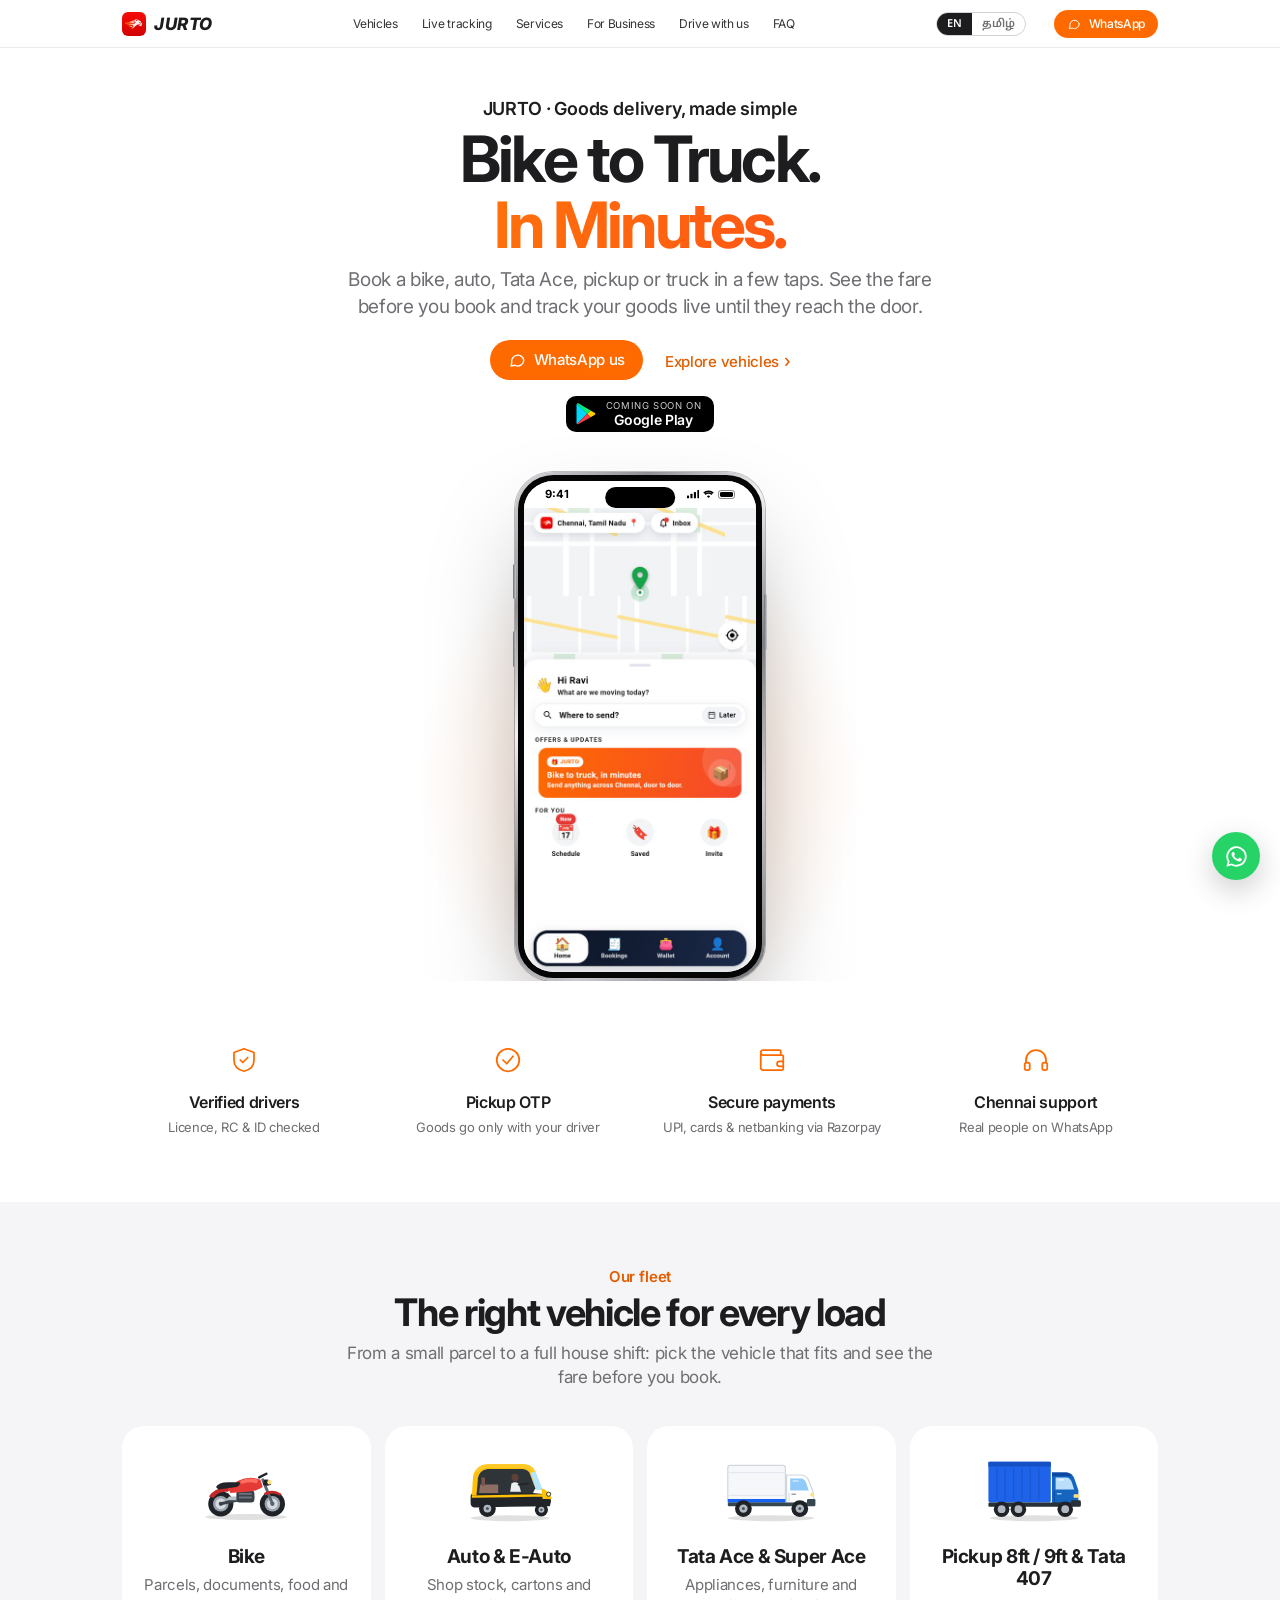
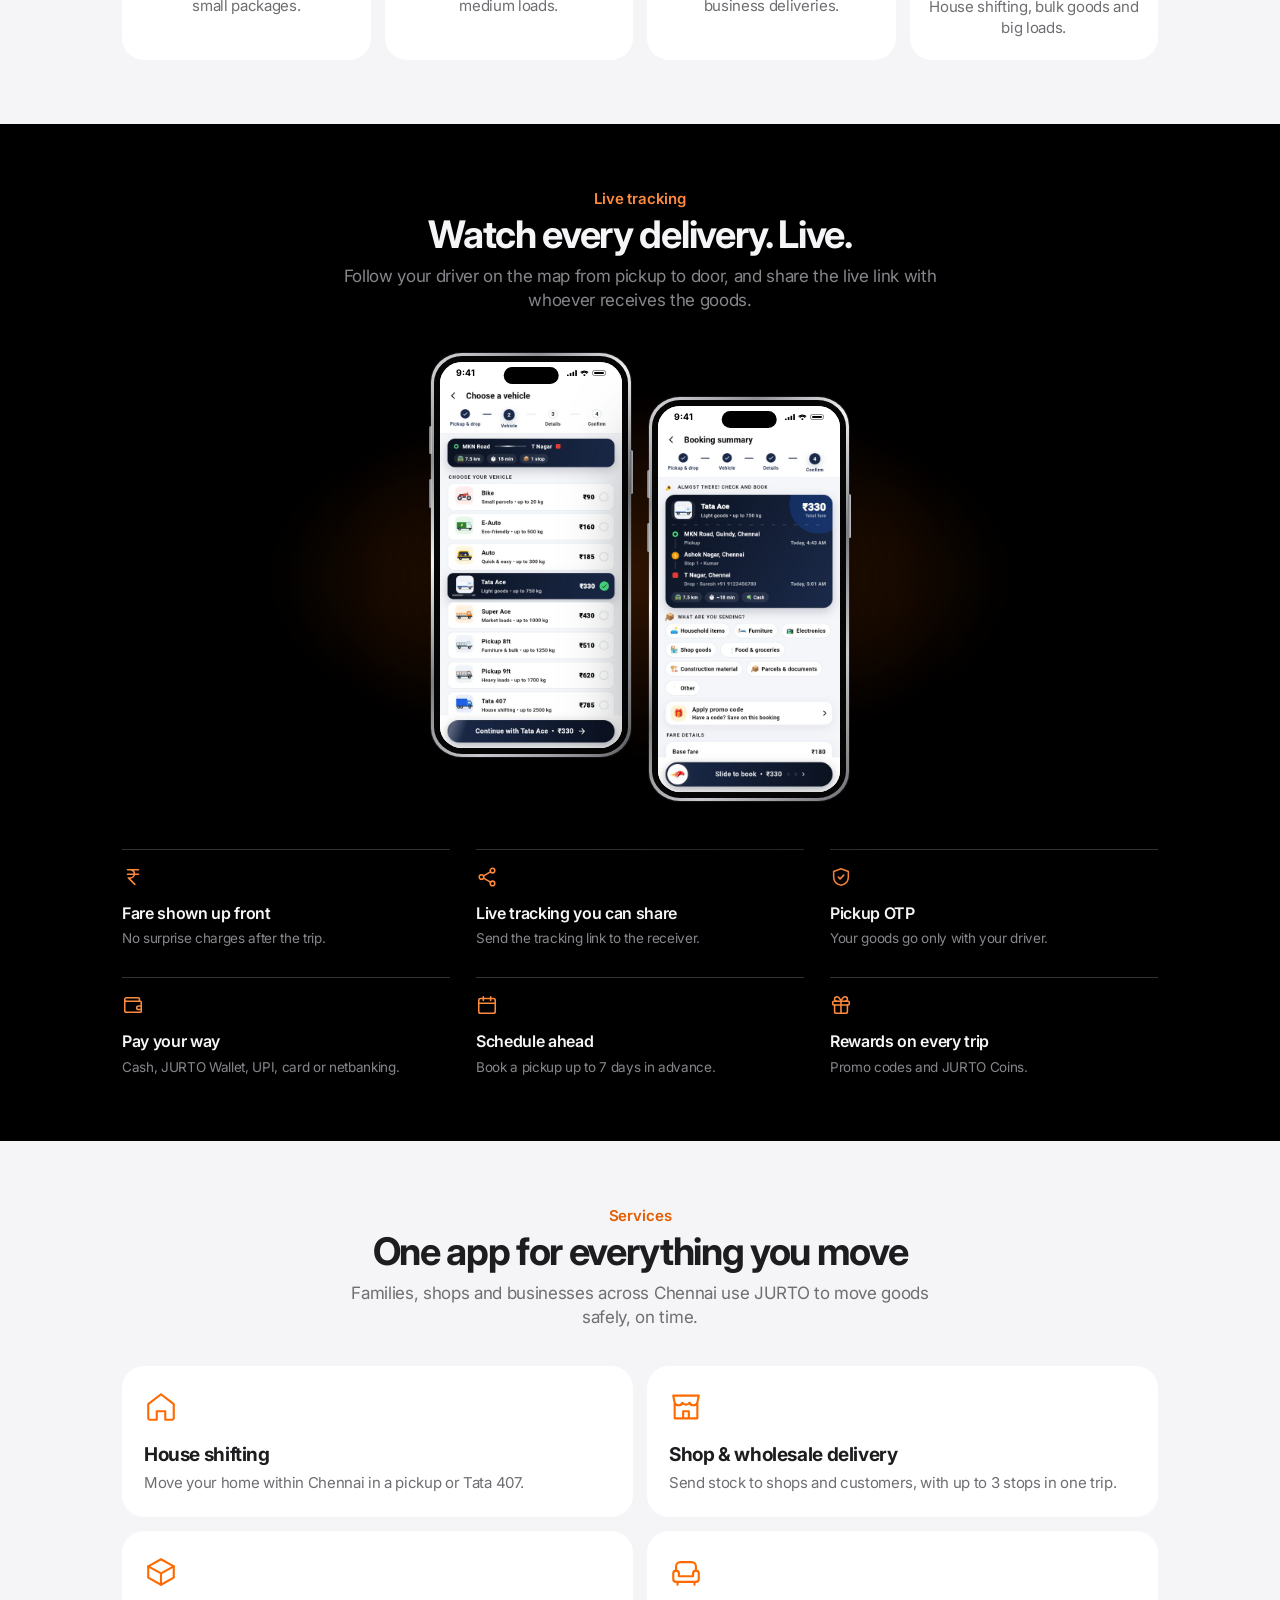
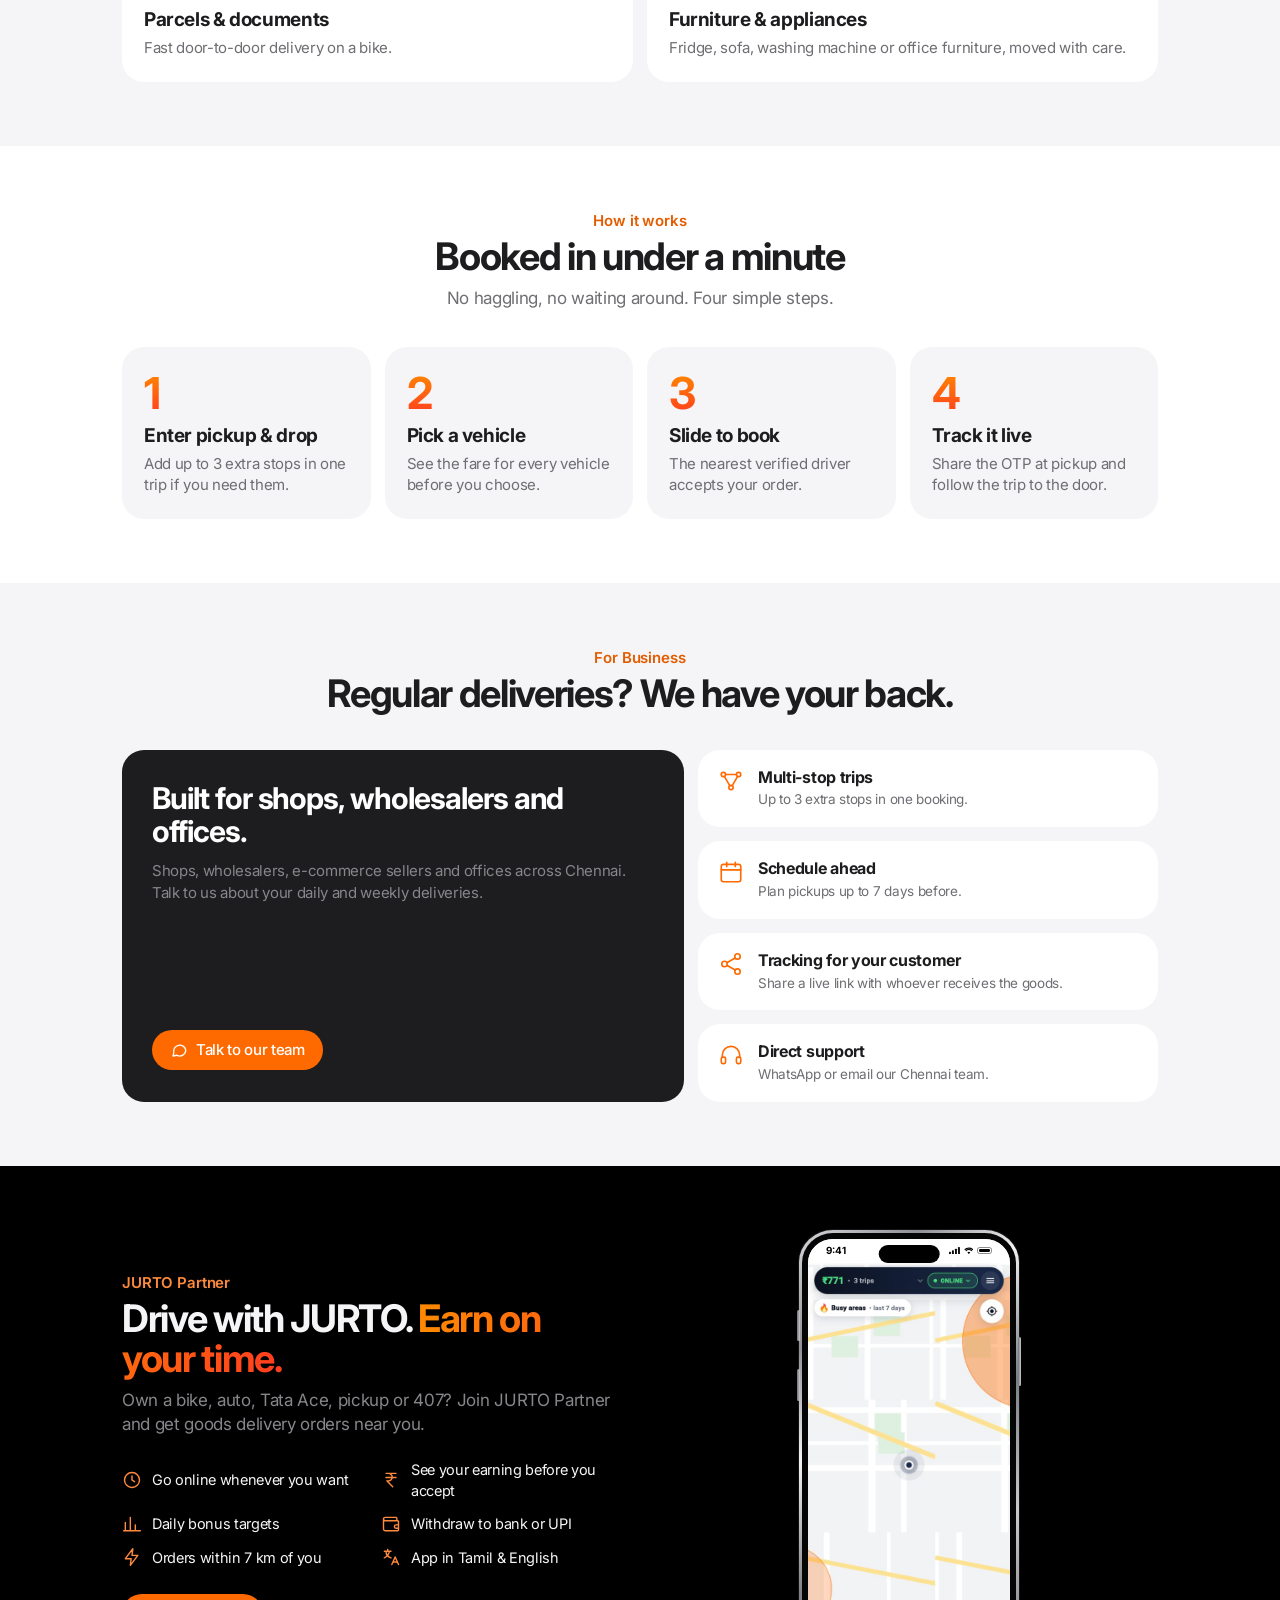
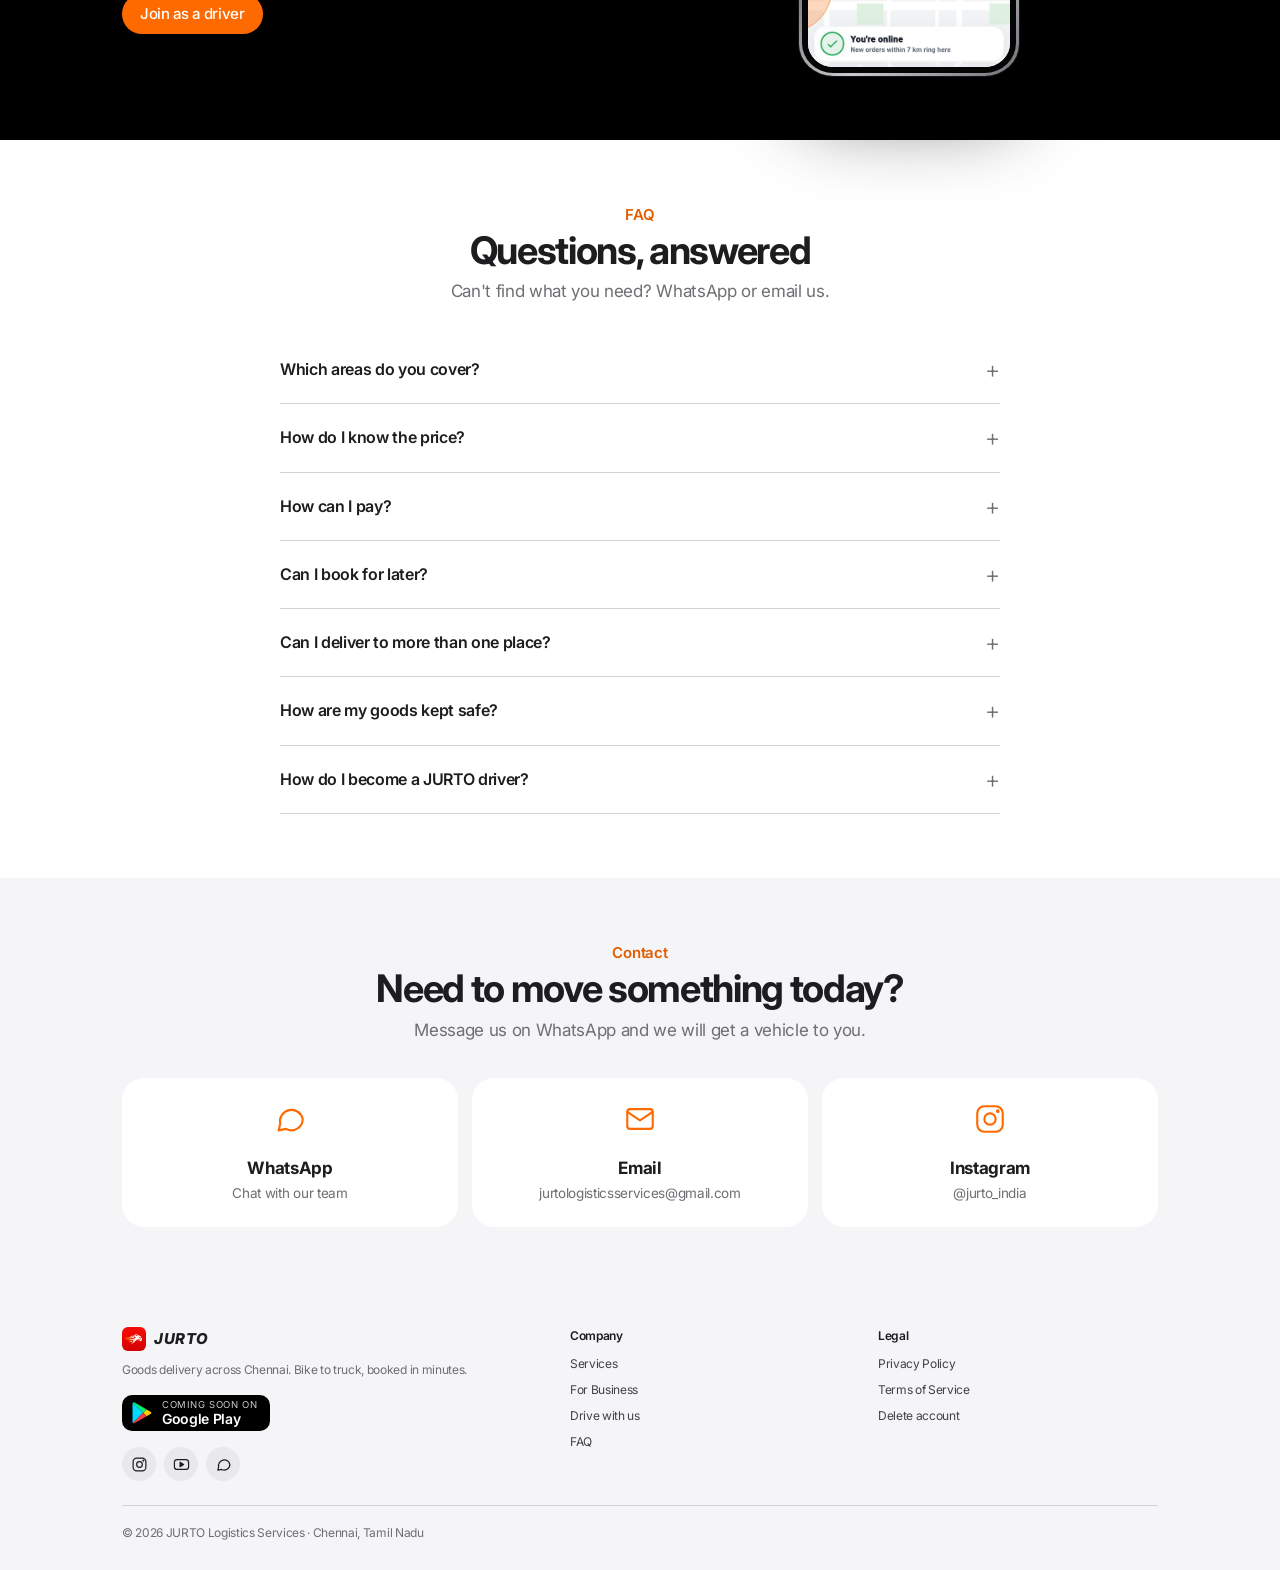
<file: index.html>
<!doctype html>
<html lang="en">
<head>
<meta charset="utf-8">
<script>
// Old live-tracking links (…/jurto-track/?t=…) keep working: send them to the tracking page.
if (/[?&]t=/.test(location.search)) location.replace('track.html' + location.search + location.hash);
</script>
<meta name="viewport" content="width=device-width,initial-scale=1">
<title>JURTO · Goods Delivery &amp; Mini Truck Booking in Chennai</title>
<meta name="description" content="JURTO: book a bike, auto, Tata Ace, pickup or Tata 407 for goods delivery and house shifting across Chennai. Fare shown up front, live tracking, pickup OTP.">
<link rel="canonical" href="https://jurto.in/">
<meta property="og:url" content="https://jurto.in/">
<meta property="og:site_name" content="JURTO">
<meta name="theme-color" content="#ffffff">
<link rel="icon" href="/favicon.ico" sizes="48x48">
<link rel="icon" type="image/png" sizes="96x96" href="/img/icon-96.png">
<link rel="icon" type="image/png" sizes="192x192" href="/img/icon-192.png">
<link rel="apple-touch-icon" href="img/icon-192.png">
<meta property="og:title" content="JURTO · Bike to Truck. In Minutes.">
<meta property="og:description" content="Book bikes, autos and trucks for goods delivery across Chennai. Live tracking, fair fares, fast pickup.">
<meta property="og:image" content="https://jurto.in/img/share.jpg">
<meta property="og:image:width" content="1200">
<meta property="og:image:height" content="630">
<meta name="twitter:card" content="summary_large_image">
<meta property="og:type" content="website">
<script type="application/ld+json">
{"@context":"https://schema.org","@type":"LocalBusiness","name":"JURTO","alternateName":"JURTO Logistics Services","url":"https://jurto.in/","logo":"https://jurto.in/img/icon-192.png","image":"https://jurto.in/img/share.jpg","description":"Goods delivery across Chennai: bike, auto, Tata Ace, pickup and Tata 407, with live tracking.","email":"jurtologisticsservices@gmail.com","sameAs":["https://www.instagram.com/jurto_india/","https://www.youtube.com/@jurto_india"],"address":{"@type":"PostalAddress","addressLocality":"Chennai","addressRegion":"Tamil Nadu","addressCountry":"IN"},"areaServed":{"@type":"City","name":"Chennai"}}
</script>
<link rel="preconnect" href="https://fonts.googleapis.com">
<link rel="preconnect" href="https://fonts.gstatic.com" crossorigin>
<link href="https://fonts.googleapis.com/css2?family=Inter:wght@400;500;600;700;800&family=Noto+Sans+Tamil:wght@400;600;700&display=swap" rel="stylesheet">
<style>
:root{--bg:#fff;--alt:#f5f5f7;--ink:#1d1d1f;--muted:#6e6e73;--line:#d2d2d7;--accent:#FF6A00;--link:#E35D00;--dark:#000;--dark-ink:#f5f5f7;--dark-muted:#86868b;--tile-dark:#161617}
*{box-sizing:border-box}
html{scroll-behavior:smooth}
body{margin:0;background:var(--bg);color:var(--ink);font:17px/1.47 -apple-system,BlinkMacSystemFont,"SF Pro Text","Inter","Helvetica Neue",Arial,sans-serif;letter-spacing:-.022em;-webkit-font-smoothing:antialiased;overflow-x:hidden}
html[lang="ta"] body{font-family:"Noto Sans Tamil",-apple-system,"Inter",sans-serif;letter-spacing:0;line-height:1.6}
a{color:inherit}
img{max-width:100%;height:auto;display:block}
svg.i{width:24px;height:24px;flex:none;fill:none;stroke:currentColor;stroke-width:1.7;stroke-linecap:round;stroke-linejoin:round}
.wrap{max-width:1024px;margin:0 auto;padding:0 22px}
.wide{max-width:1200px}
.center{text-align:center}
h1,h2,h3{margin:0;font-family:-apple-system,BlinkMacSystemFont,"SF Pro Display","Inter","Helvetica Neue",sans-serif;font-weight:700;letter-spacing:-.035em}
html[lang="ta"] h1,html[lang="ta"] h2,html[lang="ta"] h3{font-family:"Noto Sans Tamil",sans-serif;letter-spacing:0}
.eyebrow{font-size:21px;font-weight:600;color:var(--link);margin:0 0 8px;letter-spacing:-.01em}
h2{font-size:clamp(34px,5.6vw,56px);line-height:1.07}
html[lang="ta"] h2{font-size:clamp(26px,4vw,40px);line-height:1.3}
.sub{font-size:clamp(17px,2vw,21px);color:var(--muted);max-width:680px;margin:16px auto 0;line-height:1.4}
section{padding:110px 0}
.alt{background:var(--alt)}
.dark{background:var(--dark);color:var(--dark-ink)}
.dark .sub{color:var(--dark-muted)}
.dark .eyebrow{color:#FF8A3D}
@media (max-width:734px){section{padding:72px 0}.eyebrow{font-size:17px}}

/* buttons and links */
.btn{display:inline-flex;align-items:center;gap:8px;padding:12px 24px;border-radius:980px;background:var(--accent);color:#fff;font-size:17px;font-weight:500;text-decoration:none;transition:background .2s}
.btn:hover{background:#E85F00}
.btn svg.i{width:18px;height:18px}
.more{color:var(--link);text-decoration:none;font-size:17px;font-weight:500}
.more:hover{text-decoration:underline}
.more::after{content:" ›";font-size:1.15em}
.dark .more{color:#FF8A3D}
.ctas{display:flex;gap:28px;align-items:center;justify-content:center;flex-wrap:wrap;margin-top:28px}

/* nav */
nav.top{position:sticky;top:0;z-index:50;height:48px;background:rgba(255,255,255,.8);backdrop-filter:saturate(180%) blur(20px);-webkit-backdrop-filter:saturate(180%) blur(20px);border-bottom:1px solid rgba(0,0,0,.08)}
nav.top .wrap{display:flex;align-items:center;height:48px;gap:28px}
.logo{display:flex;align-items:center;gap:8px;text-decoration:none;font-weight:800;font-size:17px;letter-spacing:.5px;font-style:italic}
.logo img{width:24px;height:24px;border-radius:6px}
nav.top .links{display:flex;gap:30px;margin:0 auto;font-size:12px}
nav.top .links a{text-decoration:none;color:rgba(0,0,0,.8)}
nav.top .links a:hover{color:#000}
.lang{display:flex;border:1px solid var(--line);border-radius:980px;overflow:hidden;font-size:11px}
.lang button{background:none;border:0;color:var(--muted);padding:4px 10px;cursor:pointer;font-family:"Noto Sans Tamil",-apple-system,sans-serif;font-size:11px;font-weight:600}
.lang button[aria-pressed="true"]{background:var(--ink);color:#fff}
nav.top .btn{padding:5px 13px;font-size:12px}
nav.top .btn svg.i{width:14px;height:14px}
@media (max-width:833px){nav.top .links{display:none}.lang{margin-left:auto}}

/* hero */
.hero{padding:72px 0 0;text-align:center;overflow:hidden}
.hero .eyebrow{font-size:clamp(19px,2.2vw,24px);color:var(--ink);font-weight:600}
.hero h1{font-size:clamp(48px,9vw,96px);line-height:1.02;letter-spacing:-.045em}
html[lang="ta"] .hero h1{font-size:clamp(32px,6vw,64px);line-height:1.25}
.hero h1 .hl{display:block;background:linear-gradient(90deg,#FF8A00,#FF3D1F);-webkit-background-clip:text;background-clip:text;color:transparent}
.hero .sub{font-size:clamp(19px,2.4vw,24px);max-width:720px}
.play{display:inline-flex;align-items:center;gap:10px;margin-top:22px;padding:7px 16px 7px 12px;border-radius:10px;background:#000;color:#fff;text-decoration:none;line-height:1.1}
.play svg{width:20px;height:22px;flex:none}
.play small{display:block;font-size:9.5px;letter-spacing:.6px;text-transform:uppercase;opacity:.8}
.play b{display:block;font-size:16px;font-weight:600}
.stage{position:relative;width:min(340px,78vw);margin:64px auto 0}
.stage::before{content:"";position:absolute;inset:12% -40% -10%;background:radial-gradient(closest-side,rgba(255,106,0,.18),transparent);z-index:0}
.phone{position:relative;z-index:1;border-radius:52px;padding:12px;background:#1d1d1f;box-shadow:0 50px 100px -20px rgba(0,0,0,.35)}
.phone img{border-radius:41px}

/* highlights */
.highlights{display:grid;grid-template-columns:repeat(4,1fr);gap:32px;text-align:center}
.highlights svg.i{width:40px;height:40px;color:var(--accent);margin:0 auto 14px;stroke-width:1.4}
.highlights b{display:block;font-size:19px;font-weight:600;margin-bottom:4px}
.highlights span{display:block;font-size:14px;color:var(--muted)}
@media (max-width:833px){.highlights{grid-template-columns:1fr 1fr;row-gap:40px}}

/* tiles */
.tiles{display:grid;gap:20px;margin-top:56px}
.t4{grid-template-columns:repeat(4,1fr)}
.t2{grid-template-columns:repeat(2,1fr)}
.t3{grid-template-columns:repeat(3,1fr)}
@media (max-width:1068px){.t4{grid-template-columns:repeat(2,1fr)}}
@media (max-width:734px){.t2,.t3{grid-template-columns:1fr}.tiles{gap:14px;margin-top:40px}}
@media (max-width:480px){.t4{gap:12px}}
.tile{background:var(--bg);border-radius:28px;padding:36px 32px;overflow:hidden;position:relative}
.alt .tile{background:var(--bg)}
section:not(.alt):not(.dark) .tile{background:var(--alt)}
.dark .tile{background:var(--tile-dark)}
.tile h3{font-size:24px;line-height:1.17;letter-spacing:-.02em}
.tile p{margin:8px 0 0;color:var(--muted);font-size:17px;line-height:1.4}
.dark .tile p{color:var(--dark-muted)}
.tile .ic{width:44px;height:44px;color:var(--accent);margin-bottom:22px;stroke-width:1.5}
@media (max-width:480px){.tile{padding:24px 20px;border-radius:22px}.tile h3{font-size:19px}.tile p{font-size:14.5px}}

/* vehicles */
.veh .tile{text-align:center;padding:32px 22px 30px}
.veh .art{height:120px;display:grid;place-items:center;margin-bottom:22px}
.veh .art img{height:96px;width:auto;max-width:100%;transition:transform .4s cubic-bezier(.2,.8,.2,1)}
.veh .tile:hover .art img{transform:translateX(8px)}
@media (max-width:480px){.veh .tile{padding:22px 14px}.veh .art{height:78px;margin-bottom:12px}.veh .art img{height:62px}.veh .tile p{font-size:13px}}

/* live (dark) */
.shots{display:flex;gap:26px;justify-content:center;margin-top:64px;position:relative}
.shots::before{content:"";position:absolute;inset:10% 15%;background:radial-gradient(closest-side,rgba(255,106,0,.35),transparent);z-index:0;filter:blur(20px)}
.shots img{position:relative;z-index:1;width:min(270px,42vw);border-radius:40px;border:10px solid #1d1d1f;box-shadow:0 40px 80px rgba(0,0,0,.6)}
.shots img:nth-child(2){margin-top:64px}
.features{display:grid;grid-template-columns:repeat(3,1fr);gap:44px 36px;margin-top:80px}
.features div{border-top:1px solid #333336;padding-top:22px}
.features svg.i{color:#FF8A3D;width:28px;height:28px;margin-bottom:12px}
.features b{display:block;font-size:19px;font-weight:600}
.features span{display:block;color:var(--dark-muted);font-size:15px;margin-top:4px}
@media (max-width:833px){.features{grid-template-columns:1fr 1fr;gap:32px 20px}}
@media (max-width:480px){.features b{font-size:16px}.features span{font-size:13.5px}}

/* steps */
.steps .tile{text-align:left}
.steps .n{font-size:64px;font-weight:700;line-height:1;letter-spacing:-.04em;background:linear-gradient(180deg,#FF8A00,#FF3D1F);-webkit-background-clip:text;background-clip:text;color:transparent;margin-bottom:18px}
@media (max-width:480px){.steps .n{font-size:44px;margin-bottom:10px}}

/* business */
.biz{display:grid;grid-template-columns:1.1fr .9fr;gap:20px;margin-top:56px}
.biz .lead{background:var(--ink);color:#fff;border-radius:28px;padding:48px 44px;display:flex;flex-direction:column;justify-content:space-between;gap:32px}
.biz .lead h3{font-size:clamp(28px,3.4vw,40px);line-height:1.1}
.biz .lead p{color:var(--dark-muted);font-size:17px;margin:12px 0 0}
.biz .list{display:grid;gap:20px}
.biz .list .tile{display:flex;gap:18px;align-items:flex-start;padding:26px 28px}
.biz .list .tile .ic{margin:0;width:32px;height:32px}
.biz .list .tile h3{font-size:19px}
.biz .list .tile p{font-size:15px;margin-top:4px}
@media (max-width:833px){.biz{grid-template-columns:1fr}.biz .lead{padding:36px 28px}}

/* drive */
.drive{display:grid;grid-template-columns:1fr 1fr;gap:56px;align-items:center}
.drive h2{text-align:left}
.drive .sub{margin-left:0}
.drive h2 .hl{background:linear-gradient(90deg,#FF8A00,#FF3D1F);-webkit-background-clip:text;background-clip:text;color:transparent}
.plist{list-style:none;padding:0;margin:32px 0 36px;display:grid;grid-template-columns:1fr 1fr;gap:16px 24px}
.plist li{display:flex;gap:10px;align-items:center;font-size:16px;color:var(--dark-ink)}
.plist svg.i{color:#FF8A3D;width:20px;height:20px}
.drive img{width:min(300px,70vw);margin:0 auto;border-radius:44px;border:10px solid #1d1d1f;box-shadow:0 40px 80px rgba(255,106,0,.18)}
@media (max-width:833px){.drive{grid-template-columns:1fr;gap:48px}.plist{grid-template-columns:1fr}}

/* faq */
.faq{max-width:820px;margin:48px auto 0}
.faq details{border-bottom:1px solid var(--line)}
.faq summary{list-style:none;cursor:pointer;display:flex;justify-content:space-between;align-items:center;gap:16px;padding:22px 0;font-size:19px;font-weight:600}
.faq summary::-webkit-details-marker{display:none}
.faq summary::after{content:"+";font-size:28px;font-weight:300;color:var(--muted);transition:transform .25s}
.faq details[open] summary::after{transform:rotate(45deg)}
.faq details p{margin:0 0 22px;color:var(--muted);font-size:17px;max-width:700px}
@media (max-width:480px){.faq summary{font-size:16px;padding:18px 0}.faq details p{font-size:15px}}

/* contact */
.contact .tile{text-align:center;text-decoration:none;display:block;transition:transform .3s}
.contact .tile:hover{transform:scale(1.02)}
.contact .tile .ic{margin:0 auto 16px}
.contact .tile h3{font-size:21px}
.contact .tile p{font-size:15px;word-break:break-word}

/* footer */
footer{background:var(--alt);color:var(--muted);font-size:12px;padding:36px 0 28px;line-height:1.5}
.fgrid{display:grid;grid-template-columns:1.5fr 1fr 1fr;gap:28px;padding-bottom:24px;border-bottom:1px solid var(--line)}
footer h4{color:var(--ink);font-size:12px;font-weight:600;margin:0 0 10px}
footer ul{list-style:none;margin:0;padding:0;display:grid;gap:8px}
footer a{color:#424245;text-decoration:none}
footer a:hover{text-decoration:underline}
footer .logo{color:var(--ink);margin-bottom:10px;font-size:15px}
footer .play{margin-top:16px}
.social{display:flex;gap:8px;margin-top:16px}
.social a{width:34px;height:34px;border-radius:50%;display:grid;place-items:center;background:#e8e8ed;color:var(--ink)}
.social a:hover{background:var(--accent);color:#fff;text-decoration:none}
.social svg.i{width:17px;height:17px}
footer .copy{padding-top:18px}
@media (max-width:734px){.fgrid{grid-template-columns:1fr 1fr}.fgrid>div:first-child{grid-column:1/-1}}

/* whatsapp */
.wa{position:fixed;right:20px;bottom:20px;z-index:60;width:54px;height:54px;border-radius:50%;background:#25D366;display:grid;place-items:center;box-shadow:0 10px 30px rgba(0,0,0,.2);transition:transform .2s}
.wa:hover{transform:scale(1.06)}
.wa svg{width:28px;height:28px;fill:#fff}

.tiles>*,.biz>*,.biz .list>*,.drive>*{min-width:0}
html[lang="ta"] h1,html[lang="ta"] h2,html[lang="ta"] h3,html[lang="ta"] p{overflow-wrap:break-word}

/* compact: same Apple look, smaller scale */
body{font-size:15px}
.wrap{max-width:980px}
.wide{max-width:1080px}
section{padding:64px 0}
.eyebrow{font-size:15px;margin:0 0 4px}
h2{font-size:clamp(26px,3.6vw,38px)}
html[lang="ta"] h2{font-size:clamp(21px,2.8vw,29px)}
.sub{font-size:clamp(15px,1.6vw,17px);margin-top:10px;max-width:600px}
.btn{padding:9px 18px;font-size:15px}
.more{font-size:15px}
.ctas{margin-top:20px;gap:22px}
.hero{padding:48px 0 0}
.hero .eyebrow{font-size:clamp(15px,1.7vw,18px)}
.hero h1{font-size:clamp(38px,6.2vw,64px)}
html[lang="ta"] .hero h1{font-size:clamp(26px,4.4vw,44px)}
.hero .sub{font-size:clamp(16px,1.8vw,19px);max-width:600px}
.play{margin-top:16px;padding:5px 13px 5px 10px}
.play b{font-size:14px}
.stage{width:min(250px,62vw);margin-top:40px}
.phone{border-radius:40px;padding:9px}
.phone img{border-radius:32px}
.highlights{gap:20px}
.highlights svg.i{width:30px;height:30px;margin-bottom:10px}
.highlights b{font-size:16px}
.highlights span{font-size:13px}
.tiles{margin-top:36px;gap:14px}
.tile{padding:24px 22px;border-radius:22px}
.tile h3{font-size:19px}
.tile p{font-size:15px;margin-top:6px}
.tile .ic{width:34px;height:34px;margin-bottom:14px}
.veh .tile{padding:22px 16px}
.veh .art{height:84px;margin-bottom:14px}
.veh .art img{height:66px}
.shots{margin-top:40px;gap:18px}
.shots img{width:min(200px,38vw);border-radius:30px;border-width:7px}
.shots img:nth-child(2){margin-top:44px}
.features{margin-top:48px;gap:28px 26px}
.features div{padding-top:16px}
.features svg.i{width:22px;height:22px;margin-bottom:8px}
.features b{font-size:16px}
.features span{font-size:13.5px}
.steps .n{font-size:44px;margin-bottom:10px}
.biz{margin-top:36px;gap:14px}
.biz .lead{padding:32px 30px;border-radius:22px;gap:22px}
.biz .lead h3{font-size:clamp(22px,2.6vw,30px)}
.biz .lead p{font-size:15px}
.biz .list{gap:14px}
.biz .list .tile{padding:18px 20px;gap:14px}
.biz .list .tile .ic{width:26px;height:26px}
.biz .list .tile h3{font-size:16px}
.biz .list .tile p{font-size:13.5px}
.drive{gap:40px}
.plist{margin:22px 0 26px;gap:12px 20px}
.plist li{font-size:14.5px}
.drive img{width:min(220px,60vw);border-radius:34px;border-width:7px}
.faq{margin-top:32px;max-width:720px}
.faq summary{font-size:16px;padding:16px 0}
.faq summary::after{font-size:24px}
.faq details p{font-size:15px;margin-bottom:16px}
.contact .tile h3{font-size:17px}
.contact .tile p{font-size:13.5px}
nav.top .links{gap:24px}
.wa{width:48px;height:48px}.wa svg{width:25px;height:25px}
@media (max-width:734px){
  section{padding:48px 0}
  .hero{padding:36px 0 0}
  .tiles{margin-top:28px}
}
@media (max-width:480px){
  .tile{padding:18px 16px;border-radius:18px}
  .tile h3{font-size:16px}
  .tile p{font-size:13px}
  .veh .tile{padding:16px 10px}
  .veh .art{height:64px;margin-bottom:8px}
  .veh .art img{height:50px}
  .steps .n{font-size:34px;margin-bottom:6px}
  .highlights b{font-size:15px}
  .features{gap:22px 16px}
  .features b{font-size:14.5px}
  .features span{font-size:12.5px}
  .shots img{width:40vw;border-radius:24px;border-width:6px}
}


/* iPhone 18-style frame: titanium edge, thin black bezel, Dynamic Island, status bar, side buttons */
.iphone{position:relative;z-index:1;width:100%;padding:3px;border-radius:15.5%/7.2%;
  background:linear-gradient(135deg,#d8d9dc 0%,#8e9095 18%,#f2f2f4 35%,#7d7f84 55%,#c9cacd 75%,#6f7176 100%);
  box-shadow:0 0 0 1px rgba(0,0,0,.25),0 50px 90px -24px rgba(0,0,0,.4)}
.iphone .screen{position:relative;overflow:hidden;background:#fff;border-radius:14.6%/6.8%;border:6px solid #050505}
.iphone .screen img{display:block;width:100%;border-radius:0}
.sbar{position:relative;display:flex;align-items:center;justify-content:space-between;height:8.5cqw;min-height:22px;padding:0 9%;background:#fff;color:#000;font:600 11px/1 -apple-system,"SF Pro Text","Inter",sans-serif;letter-spacing:0}
.iphone{container-type:inline-size}
.sbar{height:11cqw;font-size:4.6cqw}
.sbar i{display:flex;gap:1.6cqw;align-items:center;font-style:normal}
.sbar svg{height:3.4cqw;width:auto;fill:#000;stroke:none}
.sbar .bat{width:7cqw;height:3.4cqw;border:1.2px solid rgba(0,0,0,.45);border-radius:1.2cqw;padding:1px;display:flex}
.sbar .bat span{flex:1;background:#000;border-radius:.6cqw}
.island{position:absolute;left:50%;top:2.6cqw;transform:translateX(-50%);width:30%;height:8.6cqw;background:#000;border-radius:999px}
.btn-l,.btn-r{position:absolute;width:3px;background:linear-gradient(90deg,#6f7176,#c9cacd);border-radius:2px}
.btn-l{left:-2px;top:18%;height:7%;box-shadow:0 calc(100% + 40%) 0 #9a9ca0}
.btn-r{right:-2px;top:24%;height:11%}
.btn-l::after{content:"";position:absolute;left:0;top:190%;width:3px;height:100%;background:inherit;border-radius:2px}
.stage .iphone{box-shadow:0 0 0 1px rgba(0,0,0,.25),0 50px 100px -20px rgba(0,0,0,.35)}
.shots .iphone{width:min(200px,38vw);flex:none}
.shots .iphone:nth-child(2){margin-top:44px}
.dark .iphone{box-shadow:0 0 0 1px rgba(255,255,255,.08),0 40px 80px rgba(0,0,0,.6)}
.drive .iphone{width:min(220px,60vw);margin:0 auto}
@media (max-width:480px){.shots .iphone{width:40vw}.iphone .screen{border-width:4px}}
.shots{align-items:flex-start}
.iphone .screen img,.shots .iphone img,.drive .iphone img{width:100%;max-width:none;margin:0;border:0;border-radius:0;box-shadow:none}

/* scroll-in */
.reveal{opacity:0;transform:translateY(40px);transition:opacity 1s cubic-bezier(.2,.8,.2,1),transform 1s cubic-bezier(.2,.8,.2,1)}
.reveal.in{opacity:1;transform:none}
@media (prefers-reduced-motion:reduce){.reveal{opacity:1;transform:none;transition:none}html{scroll-behavior:auto}}
</style>
</head>
<body>

<svg width="0" height="0" style="position:absolute" aria-hidden="true">
  <symbol id="i-phone" viewBox="0 0 24 24"><path d="M5 4h4l2 5-2.5 1.5a11 11 0 0 0 5 5L15 13l5 2v4a2 2 0 0 1-2 2A16 16 0 0 1 3 6a2 2 0 0 1 2-2"/></symbol>
  <symbol id="i-chat" viewBox="0 0 24 24"><path d="M21 12a8 8 0 0 1-11.8 7L4 20l1.1-4.6A8 8 0 1 1 21 12Z"/></symbol>
  <symbol id="i-insta" viewBox="0 0 24 24"><rect x="3" y="3" width="18" height="18" rx="5"/><circle cx="12" cy="12" r="4"/><circle cx="17.5" cy="6.5" r=".6" fill="currentColor"/></symbol>
  <symbol id="i-yt" viewBox="0 0 24 24"><rect x="2" y="5" width="20" height="14" rx="4"/><path d="m10 9 5 3-5 3V9Z" fill="currentColor"/></symbol>
  <symbol id="i-mail" viewBox="0 0 24 24"><rect x="3" y="5" width="18" height="14" rx="2"/><path d="m3 7 9 6 9-6"/></symbol>
  <symbol id="i-rupee" viewBox="0 0 24 24"><path d="M6 4h12M6 9h12M14 20 7 13h2a4.5 4.5 0 0 0 0-9"/></symbol>
  <symbol id="i-pin" viewBox="0 0 24 24"><path d="M12 21s-7-6.2-7-12a7 7 0 0 1 14 0c0 5.8-7 12-7 12Z"/><circle cx="12" cy="9" r="2.5"/></symbol>
  <symbol id="i-shield" viewBox="0 0 24 24"><path d="M12 3 4 6v6c0 5 3.5 8 8 9 4.5-1 8-4 8-9V6l-8-3Z"/><path d="m9 12 2 2 4-4"/></symbol>
  <symbol id="i-wallet" viewBox="0 0 24 24"><path d="M19 7V5a1 1 0 0 0-1-1H5a2 2 0 0 0 0 4h15a1 1 0 0 1 1 1v4h-3a2 2 0 0 0 0 4h3v-4M3 6v12a2 2 0 0 0 2 2h15a1 1 0 0 0 1-1v-2"/></symbol>
  <symbol id="i-cal" viewBox="0 0 24 24"><rect x="3" y="5" width="18" height="16" rx="2"/><path d="M16 3v4M8 3v4M3 10h18"/></symbol>
  <symbol id="i-gift" viewBox="0 0 24 24"><rect x="3" y="8" width="18" height="4" rx="1"/><path d="M12 8v13M19 12v7a2 2 0 0 1-2 2H7a2 2 0 0 1-2-2v-7M7.5 8a2.5 2.5 0 0 1 0-5C10 3 12 8 12 8s2-5 4.5-5a2.5 2.5 0 0 1 0 5"/></symbol>
  <symbol id="i-home" viewBox="0 0 24 24"><path d="m3 10 9-7 9 7v10a1 1 0 0 1-1 1h-5v-6H9v6H4a1 1 0 0 1-1-1V10Z"/></symbol>
  <symbol id="i-store" viewBox="0 0 24 24"><path d="M4 9v11h16V9M3 4h18l-1 5a3 3 0 0 1-5.5 0 3 3 0 0 1-5 0A3 3 0 0 1 4 9L3 4ZM10 20v-5h4v5"/></symbol>
  <symbol id="i-box" viewBox="0 0 24 24"><path d="m21 8-9-5-9 5v8l9 5 9-5V8Z"/><path d="m3 8 9 5 9-5M12 13v8"/></symbol>
  <symbol id="i-sofa" viewBox="0 0 24 24"><path d="M5 11V8a3 3 0 0 1 3-3h8a3 3 0 0 1 3 3v3"/><path d="M3 13a2 2 0 0 1 4 0v2h10v-2a2 2 0 0 1 4 0v4a2 2 0 0 1-2 2H5a2 2 0 0 1-2-2v-4ZM6 19v2M18 19v2"/></symbol>
  <symbol id="i-route" viewBox="0 0 24 24"><circle cx="6" cy="19" r="2"/><circle cx="18" cy="5" r="2"/><path d="M8 19h8.5a3.5 3.5 0 0 0 0-7h-9a3.5 3.5 0 0 1 0-7H16"/></symbol>
  <symbol id="i-truck" viewBox="0 0 24 24"><path d="M3 6h11v10H3zM14 9h4l3 3v4h-7"/><circle cx="7" cy="17.5" r="1.8"/><circle cx="17" cy="17.5" r="1.8"/></symbol>
  <symbol id="i-slide" viewBox="0 0 24 24"><rect x="2" y="8" width="20" height="8" rx="4"/><circle cx="18" cy="12" r="2.2"/><path d="m7 10 2 2-2 2M11 10l2 2-2 2"/></symbol>
  <symbol id="i-share" viewBox="0 0 24 24"><circle cx="18" cy="5" r="2.5"/><circle cx="6" cy="12" r="2.5"/><circle cx="18" cy="19" r="2.5"/><path d="m8.2 10.8 7.6-4.4M8.2 13.2l7.6 4.4"/></symbol>
  <symbol id="i-stops" viewBox="0 0 24 24"><circle cx="5" cy="6" r="2"/><circle cx="19" cy="6" r="2"/><circle cx="12" cy="18" r="2"/><path d="M7 6h10M6 8l5 8.5M18 8l-5 8.5"/></symbol>
  <symbol id="i-clock" viewBox="0 0 24 24"><circle cx="12" cy="12" r="9"/><path d="M12 7v5l3 2"/></symbol>
  <symbol id="i-check" viewBox="0 0 24 24"><circle cx="12" cy="12" r="9"/><path d="m8 12 3 3 5-6"/></symbol>
  <symbol id="i-lang" viewBox="0 0 24 24"><path d="M4 5h8M8 3v2M6 5c0 4 3 7 6 8M10 5c0 3-3 7-6 8M13 21l4-9 4 9M14.5 18h5"/></symbol>
  <symbol id="i-bolt" viewBox="0 0 24 24"><path d="M13 2 4 14h7l-1 8 9-12h-7l1-8Z"/></symbol>
  <symbol id="i-chart" viewBox="0 0 24 24"><path d="M4 20V10M10 20V4M16 20v-7M22 20H2"/></symbol>
  <symbol id="i-headset" viewBox="0 0 24 24"><path d="M4 14v-2a8 8 0 0 1 16 0v2"/><rect x="3" y="14" width="4" height="6" rx="1.5"/><rect x="17" y="14" width="4" height="6" rx="1.5"/></symbol>
</svg>

<nav class="top">
  <div class="wrap wide">
    <a class="logo" href="#"><img src="img/icon-192.png" alt="">JURTO</a>
    <div class="links">
      <a href="#vehicles" data-t="nav_veh">Vehicles</a>
      <a href="#live" data-t="live_nav">Live tracking</a>
      <a href="#services" data-t="nav_svc">Services</a>
      <a href="#business" data-t="nav_biz">For Business</a>
      <a href="#drive" data-t="nav_drive">Drive with us</a>
      <a href="#faq" data-t="nav_faq">FAQ</a>
    </div>
    <div class="lang" role="group" aria-label="Language">
      <button type="button" data-lang="en" aria-pressed="true">EN</button>
      <button type="button" data-lang="ta" aria-pressed="false">தமிழ்</button>
    </div>
    <a class="btn" href="https://wa.me/918189946159" target="_blank" rel="noopener" aria-label="WhatsApp JURTO"><svg class="i"><use href="#i-chat"/></svg><span data-t="nav_call">WhatsApp</span></a>
  </div>
</nav>

<header class="hero">
  <div class="wrap">
    <p class="eyebrow reveal">JURTO · <span data-t="hero_pill">Goods delivery, made simple</span></p>
    <h1 class="reveal"><span data-t="hero_h1a">Bike to Truck.</span> <span class="hl" data-t="hero_h1b">In Minutes.</span></h1>
    <p class="sub reveal" data-t="hero_lead">Book a bike, auto, Tata Ace, pickup or truck in a few taps. See the fare before you book and track your goods live until they reach the door.</p>
    <div class="ctas reveal">
      <a class="btn" href="https://wa.me/918189946159" target="_blank" rel="noopener"><svg class="i"><use href="#i-chat"/></svg><span data-t="cta_wa">WhatsApp us</span></a>
      <a class="more" href="#vehicles" data-t="cta_veh">Explore vehicles</a>
    </div>
    <span class="play reveal" aria-disabled="true"><svg viewBox="0 0 24 26" aria-hidden="true"><path d="M1.2.6 13.4 12.8 1.2 25a1.6 1.6 0 0 1-.6-1.3V1.9c0-.5.2-1 .6-1.3Z" fill="#00D7FE"/><path d="m17.5 8.7-4.1 4.1 4.1 4.1 4.7-2.7c1.3-.8 1.3-2 0-2.8l-4.7-2.7Z" fill="#FFCE00"/><path d="M17.5 16.9 13.4 12.8 1.2 25c.5.5 1.2.5 2 .1l14.3-8.2Z" fill="#FF3A44"/><path d="M17.5 8.7 3.2.5C2.4 0 1.7.1 1.2.6l12.2 12.2 4.1-4.1Z" fill="#00F076"/></svg><span><small data-t="play_soon">Coming soon on</small><b>Google Play</b></span></span>
    <div class="stage reveal">
      <div class="iphone"><span class="btn-l"></span><span class="btn-r"></span><div class="screen"><div class="sbar"><b>9:41</b><span class="island"></span><i><svg viewBox="0 0 18 12"><rect x="0" y="8" width="3" height="4" rx=".8"/><rect x="5" y="5.5" width="3" height="6.5" rx=".8"/><rect x="10" y="3" width="3" height="9" rx=".8"/><rect x="15" y="0" width="3" height="12" rx=".8"/></svg><svg viewBox="0 0 16 12"><path d="M8 11.5 5.6 9a3.4 3.4 0 0 1 4.8 0L8 11.5Zm-4.2-4.3L2.2 5.6a8.2 8.2 0 0 1 11.6 0l-1.6 1.6a5.9 5.9 0 0 0-8.4 0ZM.6 3.9-1 2.3" /><path d="M.4 3.8a11 11 0 0 1 15.2 0L14 5.4a8.7 8.7 0 0 0-12 0Z"/></svg><span class="bat"><span></span></span></i></div><img src="img/home.jpg" alt="JURTO app home screen" width="480" height="960"></div></div>
    </div>
  </div>
</header>

<section class="hl-sec">
  <div class="wrap wide">
    <div class="highlights">
      <div class="reveal"><svg class="i"><use href="#i-shield"/></svg><b data-t="tz1">Verified drivers</b><span data-t="tz1s">Licence, RC & ID checked</span></div>
      <div class="reveal"><svg class="i"><use href="#i-check"/></svg><b data-t="tz2">Pickup OTP</b><span data-t="tz2s">Goods go only with your driver</span></div>
      <div class="reveal"><svg class="i"><use href="#i-wallet"/></svg><b data-t="tz3">Secure payments</b><span data-t="tz3s">UPI, cards & netbanking via Razorpay</span></div>
      <div class="reveal"><svg class="i"><use href="#i-headset"/></svg><b data-t="tz4">Chennai support</b><span data-t="tz4s">Real people on WhatsApp</span></div>
    </div>
  </div>
</section>

<section id="vehicles" class="alt">
  <div class="wrap wide center">
    <p class="eyebrow reveal" data-t="veh_eye">Our fleet</p>
    <h2 class="reveal" data-t="veh_h">The right vehicle for every load</h2>
    <p class="sub reveal" data-t="veh_sub">From a small parcel to a full house shift: pick the vehicle that fits and see the fare before you book.</p>
    <div class="tiles t4 veh">
      <div class="tile reveal"><div class="art"><img src="img/v/bike.svg" alt="Bike" width="160" height="110" loading="lazy"></div><h3 data-t="v1">Bike</h3><p data-t="v1d">Parcels, documents, food and small packages.</p></div>
      <div class="tile reveal"><div class="art"><img src="img/v/auto.svg" alt="Auto" width="160" height="110" loading="lazy"></div><h3 data-t="v2">Auto &amp; E-Auto</h3><p data-t="v2d">Shop stock, cartons and medium loads.</p></div>
      <div class="tile reveal"><div class="art"><img src="img/v/ace.svg" alt="Tata Ace" width="160" height="110" loading="lazy"></div><h3 data-t="v3">Tata Ace &amp; Super Ace</h3><p data-t="v3d">Appliances, furniture and business deliveries.</p></div>
      <div class="tile reveal"><div class="art"><img src="img/v/truck.svg" alt="Tata 407" width="160" height="110" loading="lazy"></div><h3 data-t="v4">Pickup 8ft / 9ft &amp; Tata 407</h3><p data-t="v4d">House shifting, bulk goods and big loads.</p></div>
    </div>
  </div>
</section>

<section id="live" class="dark">
  <div class="wrap wide center">
    <p class="eyebrow reveal" data-t="live_eye">Live tracking</p>
    <h2 class="reveal" data-t="live_h">Watch every delivery. Live.</h2>
    <p class="sub reveal" data-t="live_sub">Follow your driver on the map from pickup to door, and share the live link with whoever receives the goods.</p>
    <div class="shots reveal">
      <div class="iphone"><span class="btn-l"></span><span class="btn-r"></span><div class="screen"><div class="sbar"><b>9:41</b><span class="island"></span><i><svg viewBox="0 0 18 12"><rect x="0" y="8" width="3" height="4" rx=".8"/><rect x="5" y="5.5" width="3" height="6.5" rx=".8"/><rect x="10" y="3" width="3" height="9" rx=".8"/><rect x="15" y="0" width="3" height="12" rx=".8"/></svg><svg viewBox="0 0 16 12"><path d="M8 11.5 5.6 9a3.4 3.4 0 0 1 4.8 0L8 11.5Zm-4.2-4.3L2.2 5.6a8.2 8.2 0 0 1 11.6 0l-1.6 1.6a5.9 5.9 0 0 0-8.4 0ZM.6 3.9-1 2.3" /><path d="M.4 3.8a11 11 0 0 1 15.2 0L14 5.4a8.7 8.7 0 0 0-12 0Z"/></svg><span class="bat"><span></span></span></i></div><img src="img/vehicle.jpg" alt="Choose a vehicle and see the fare" loading="lazy" width="480" height="960"></div></div>
      <div class="iphone"><span class="btn-l"></span><span class="btn-r"></span><div class="screen"><div class="sbar"><b>9:41</b><span class="island"></span><i><svg viewBox="0 0 18 12"><rect x="0" y="8" width="3" height="4" rx=".8"/><rect x="5" y="5.5" width="3" height="6.5" rx=".8"/><rect x="10" y="3" width="3" height="9" rx=".8"/><rect x="15" y="0" width="3" height="12" rx=".8"/></svg><svg viewBox="0 0 16 12"><path d="M8 11.5 5.6 9a3.4 3.4 0 0 1 4.8 0L8 11.5Zm-4.2-4.3L2.2 5.6a8.2 8.2 0 0 1 11.6 0l-1.6 1.6a5.9 5.9 0 0 0-8.4 0ZM.6 3.9-1 2.3" /><path d="M.4 3.8a11 11 0 0 1 15.2 0L14 5.4a8.7 8.7 0 0 0-12 0Z"/></svg><span class="bat"><span></span></span></i></div><img src="img/confirm.jpg" alt="Confirm booking" loading="lazy" width="480" height="960"></div></div>
    </div>
    <div class="features" style="text-align:left">
      <div class="reveal"><svg class="i"><use href="#i-rupee"/></svg><b data-t="f1">Fare shown up front</b><span data-t="f1d">No surprise charges after the trip.</span></div>
      <div class="reveal"><svg class="i"><use href="#i-share"/></svg><b data-t="f2">Live tracking you can share</b><span data-t="f2d">Send the tracking link to the receiver.</span></div>
      <div class="reveal"><svg class="i"><use href="#i-shield"/></svg><b data-t="f3">Pickup OTP</b><span data-t="f3d">Your goods go only with your driver.</span></div>
      <div class="reveal"><svg class="i"><use href="#i-wallet"/></svg><b data-t="f4">Pay your way</b><span data-t="f4d">Cash, JURTO Wallet, UPI, card or netbanking.</span></div>
      <div class="reveal"><svg class="i"><use href="#i-cal"/></svg><b data-t="f5">Schedule ahead</b><span data-t="f5d">Book a pickup up to 7 days in advance.</span></div>
      <div class="reveal"><svg class="i"><use href="#i-gift"/></svg><b data-t="f6">Rewards on every trip</b><span data-t="f6d">Promo codes and JURTO Coins.</span></div>
    </div>
  </div>
</section>

<section id="services" class="alt">
  <div class="wrap wide center">
    <p class="eyebrow reveal" data-t="svc_eye">Services</p>
    <h2 class="reveal" data-t="svc_h">One app for everything you move</h2>
    <p class="sub reveal" data-t="svc_sub">Families, shops and businesses across Chennai use JURTO to move goods safely, on time.</p>
    <div class="tiles t2" style="text-align:left">
      <div class="tile reveal"><svg class="i ic"><use href="#i-home"/></svg><h3 data-t="s1">House shifting</h3><p data-t="s1d">Move your home within Chennai in a pickup or Tata 407.</p></div>
      <div class="tile reveal"><svg class="i ic"><use href="#i-store"/></svg><h3 data-t="s2">Shop &amp; wholesale delivery</h3><p data-t="s2d">Send stock to shops and customers, with up to 3 stops in one trip.</p></div>
      <div class="tile reveal"><svg class="i ic"><use href="#i-box"/></svg><h3 data-t="s3">Parcels &amp; documents</h3><p data-t="s3d">Fast door-to-door delivery on a bike.</p></div>
      <div class="tile reveal"><svg class="i ic"><use href="#i-sofa"/></svg><h3 data-t="s4">Furniture &amp; appliances</h3><p data-t="s4d">Fridge, sofa, washing machine or office furniture, moved with care.</p></div>
    </div>
  </div>
</section>

<section id="how">
  <div class="wrap wide center">
    <p class="eyebrow reveal" data-t="how_eye">How it works</p>
    <h2 class="reveal" data-t="how_h">Booked in under a minute</h2>
    <p class="sub reveal" data-t="how_sub">No haggling, no waiting around. Four simple steps.</p>
    <div class="tiles t4 steps">
      <div class="tile reveal"><div class="n">1</div><h3 data-t="st1">Enter pickup &amp; drop</h3><p data-t="st1d">Add up to 3 extra stops in one trip if you need them.</p></div>
      <div class="tile reveal"><div class="n">2</div><h3 data-t="st2">Pick a vehicle</h3><p data-t="st2d">See the fare for every vehicle before you choose.</p></div>
      <div class="tile reveal"><div class="n">3</div><h3 data-t="st3">Slide to book</h3><p data-t="st3d">The nearest verified driver accepts your order.</p></div>
      <div class="tile reveal"><div class="n">4</div><h3 data-t="st4">Track it live</h3><p data-t="st4d">Share the OTP at pickup and follow the trip to the door.</p></div>
    </div>
  </div>
</section>

<section id="business" class="alt">
  <div class="wrap wide">
    <div class="center">
      <p class="eyebrow reveal" data-t="biz_eye">For Business</p>
      <h2 class="reveal" data-t="biz_h">Regular deliveries? We have your back.</h2>
    </div>
    <div class="biz">
      <div class="lead reveal">
        <div><h3 data-t="biz_h2">Built for shops, wholesalers and offices.</h3><p data-t="biz_sub">Shops, wholesalers, e-commerce sellers and offices across Chennai. Talk to us about your daily and weekly deliveries.</p></div>
        <div><a class="btn" href="https://wa.me/918189946159" target="_blank" rel="noopener"><svg class="i"><use href="#i-chat"/></svg><span data-t="biz_cta">Talk to our team</span></a></div>
      </div>
      <div class="list">
        <div class="tile reveal"><svg class="i ic"><use href="#i-stops"/></svg><div><h3 data-t="b1">Multi-stop trips</h3><p data-t="b1d">Up to 3 extra stops in one booking.</p></div></div>
        <div class="tile reveal"><svg class="i ic"><use href="#i-cal"/></svg><div><h3 data-t="b2">Schedule ahead</h3><p data-t="b2d">Plan pickups up to 7 days before.</p></div></div>
        <div class="tile reveal"><svg class="i ic"><use href="#i-share"/></svg><div><h3 data-t="b3">Tracking for your customer</h3><p data-t="b3d">Share a live link with whoever receives the goods.</p></div></div>
        <div class="tile reveal"><svg class="i ic"><use href="#i-headset"/></svg><div><h3 data-t="b4">Direct support</h3><p data-t="b4d">WhatsApp or email our Chennai team.</p></div></div>
      </div>
    </div>
  </div>
</section>

<section id="drive" class="dark">
  <div class="wrap wide drive">
    <div>
      <p class="eyebrow reveal" data-t="d_eye">JURTO Partner</p>
      <h2 class="reveal"><span data-t="d_h1">Drive with JURTO.</span> <span class="hl" data-t="d_h2">Earn on your time.</span></h2>
      <p class="sub reveal" data-t="d_sub">Own a bike, auto, Tata Ace, pickup or 407? Join JURTO Partner and get goods delivery orders near you.</p>
      <ul class="plist reveal">
        <li><svg class="i"><use href="#i-clock"/></svg><span data-t="d1">Go online whenever you want</span></li>
        <li><svg class="i"><use href="#i-rupee"/></svg><span data-t="d2">See your earning before you accept</span></li>
        <li><svg class="i"><use href="#i-chart"/></svg><span data-t="d3">Daily bonus targets</span></li>
        <li><svg class="i"><use href="#i-wallet"/></svg><span data-t="d4">Withdraw to bank or UPI</span></li>
        <li><svg class="i"><use href="#i-bolt"/></svg><span data-t="d5">Orders within 7 km of you</span></li>
        <li><svg class="i"><use href="#i-lang"/></svg><span data-t="d6">App in Tamil &amp; English</span></li>
      </ul>
      <div class="reveal"><a class="btn" href="https://wa.me/918189946159" target="_blank" rel="noopener"><span data-t="d_cta">Join as a driver</span></a></div>
    </div>
    <div class="iphone reveal"><span class="btn-l"></span><span class="btn-r"></span><div class="screen"><div class="sbar"><b>9:41</b><span class="island"></span><i><svg viewBox="0 0 18 12"><rect x="0" y="8" width="3" height="4" rx=".8"/><rect x="5" y="5.5" width="3" height="6.5" rx=".8"/><rect x="10" y="3" width="3" height="9" rx=".8"/><rect x="15" y="0" width="3" height="12" rx=".8"/></svg><svg viewBox="0 0 16 12"><path d="M8 11.5 5.6 9a3.4 3.4 0 0 1 4.8 0L8 11.5Zm-4.2-4.3L2.2 5.6a8.2 8.2 0 0 1 11.6 0l-1.6 1.6a5.9 5.9 0 0 0-8.4 0ZM.6 3.9-1 2.3" /><path d="M.4 3.8a11 11 0 0 1 15.2 0L14 5.4a8.7 8.7 0 0 0-12 0Z"/></svg><span class="bat"><span></span></span></i></div><img src="img/partner.jpg" alt="JURTO Partner app" loading="lazy" width="480" height="960"></div></div>
  </div>
</section>

<section id="faq">
  <div class="wrap center">
    <p class="eyebrow reveal" data-t="faq_eye">FAQ</p>
    <h2 class="reveal" data-t="faq_h">Questions, answered</h2>
    <p class="sub reveal" data-t="faq_sub">Can't find what you need? WhatsApp or email us.</p>
    <div class="faq" style="text-align:left">
      <details><summary data-t="q1">Which areas do you cover?</summary><p data-t="a1">JURTO delivers goods across Chennai.</p></details>
      <details><summary data-t="q2">How do I know the price?</summary><p data-t="a2">The app shows the fare for every vehicle before you book. There are no surprise charges after the trip.</p></details>
      <details><summary data-t="q3">How can I pay?</summary><p data-t="a3">Cash, JURTO Wallet, UPI, card or netbanking. Online payments go through Razorpay.</p></details>
      <details><summary data-t="q4">Can I book for later?</summary><p data-t="a4">Yes. You can schedule a pickup up to 7 days ahead.</p></details>
      <details><summary data-t="q5">Can I deliver to more than one place?</summary><p data-t="a5">Yes. You can add up to 3 extra stops in one trip.</p></details>
      <details><summary data-t="q6">How are my goods kept safe?</summary><p data-t="a6">Drivers are verified with their licence, RC book and ID. Your goods are handed over only after you share the pickup OTP, and you can track the trip live.</p></details>
      <details><summary data-t="q7">How do I become a JURTO driver?</summary><p data-t="a7">Sign up in the JURTO Partner app with your mobile number, add your licence, RC book and ID proof, and go online once you are verified.</p></details>
    </div>
  </div>
</section>

<section id="contact" class="alt">
  <div class="wrap wide center">
    <p class="eyebrow reveal" data-t="c_eye">Contact</p>
    <h2 class="reveal" data-t="c_h">Need to move something today?</h2>
    <p class="sub reveal" data-t="c_sub">Message us on WhatsApp and we will get a vehicle to you.</p>
    <div class="tiles t3 contact">
      <a class="tile reveal" href="https://wa.me/918189946159" target="_blank" rel="noopener"><svg class="i ic"><use href="#i-chat"/></svg><h3>WhatsApp</h3><p data-t="c2d">Chat with our team</p></a>
      <a class="tile reveal" href="mailto:jurtologisticsservices@gmail.com"><svg class="i ic"><use href="#i-mail"/></svg><h3 data-t="c3">Email</h3><p>jurtologisticsservices@gmail.com</p></a>
      <a class="tile reveal" href="https://www.instagram.com/jurto_india/" target="_blank" rel="noopener"><svg class="i ic"><use href="#i-insta"/></svg><h3>Instagram</h3><p>@jurto_india</p></a>
    </div>
  </div>
</section>

<footer>
  <div class="wrap wide">
    <div class="fgrid">
      <div>
        <a class="logo" href="#"><img src="img/icon-192.png" alt="">JURTO</a>
        <div data-t="ft_about">Goods delivery across Chennai. Bike to truck, booked in minutes.</div>
        <span class="play" aria-disabled="true"><svg viewBox="0 0 24 26" aria-hidden="true"><path d="M1.2.6 13.4 12.8 1.2 25a1.6 1.6 0 0 1-.6-1.3V1.9c0-.5.2-1 .6-1.3Z" fill="#00D7FE"/><path d="m17.5 8.7-4.1 4.1 4.1 4.1 4.7-2.7c1.3-.8 1.3-2 0-2.8l-4.7-2.7Z" fill="#FFCE00"/><path d="M17.5 16.9 13.4 12.8 1.2 25c.5.5 1.2.5 2 .1l14.3-8.2Z" fill="#FF3A44"/><path d="M17.5 8.7 3.2.5C2.4 0 1.7.1 1.2.6l12.2 12.2 4.1-4.1Z" fill="#00F076"/></svg><span><small data-t="play_soon">Coming soon on</small><b>Google Play</b></span></span>
        <div class="social"><a href="https://www.instagram.com/jurto_india/" target="_blank" rel="noopener" aria-label="JURTO on Instagram"><svg class="i"><use href="#i-insta"/></svg></a><a href="https://www.youtube.com/@jurto_india" target="_blank" rel="noopener" aria-label="JURTO on YouTube"><svg class="i"><use href="#i-yt"/></svg></a><a href="https://wa.me/918189946159" target="_blank" rel="noopener" aria-label="JURTO on WhatsApp"><svg class="i"><use href="#i-chat"/></svg></a></div>
      </div>
      <div>
        <h4 data-t="ft_co">Company</h4>
        <ul>
          <li><a href="#services" data-t="nav_svc">Services</a></li>
          <li><a href="#business" data-t="nav_biz">For Business</a></li>
          <li><a href="#drive" data-t="nav_drive">Drive with us</a></li>
          <li><a href="#faq" data-t="nav_faq">FAQ</a></li>
        </ul>
      </div>
      <div>
        <h4 data-t="ft_legal">Legal</h4>
        <ul>
          <li><a href="privacy.html" data-t="ft_priv">Privacy Policy</a></li>
          <li><a href="terms.html" data-t="ft_terms">Terms of Service</a></li>
          <li><a href="delete-account.html" data-t="ft_del">Delete account</a></li>
        </ul>
      </div>
    </div>
    <div class="copy">© <span id="yr">2026</span> JURTO Logistics Services · Chennai, Tamil Nadu</div>
  </div>
</footer>

<a class="wa" href="https://wa.me/918189946159" target="_blank" rel="noopener" aria-label="Chat on WhatsApp">
  <svg viewBox="0 0 32 32"><path d="M16 3a13 13 0 0 0-11.2 19.6L3 29l6.6-1.7A13 13 0 1 0 16 3Zm0 23.7a10.7 10.7 0 0 1-5.5-1.5l-.4-.2-3.9 1 1-3.8-.2-.4A10.7 10.7 0 1 1 16 26.7Zm5.9-8c-.3-.2-1.9-1-2.2-1-.3-.1-.5-.2-.7.2l-1 1.2c-.2.2-.4.2-.7.1a8.8 8.8 0 0 1-4.4-3.8c-.3-.6.3-.5 1-1.7.1-.2 0-.4 0-.6l-1-2.4c-.3-.6-.5-.5-.7-.5h-.6a1.2 1.2 0 0 0-.9.4 3.6 3.6 0 0 0-1.1 2.7 6.3 6.3 0 0 0 1.3 3.3 14.4 14.4 0 0 0 5.5 4.9c2 .9 2.9.9 3.9.8a3.4 3.4 0 0 0 2.2-1.6 2.7 2.7 0 0 0 .2-1.6c-.1-.1-.3-.2-.6-.4Z"/></svg>
</a>

<script>
document.getElementById('yr').textContent = new Date().getFullYear();

// Tamil / English. English lives in the markup; Tamil comes from this table.
const TA = {
  nav_veh: 'வாகனங்கள்', nav_svc: 'சேவைகள்', nav_biz: 'வணிகங்களுக்கு', nav_drive: 'டிரைவராக சேருங்கள்', nav_faq: 'கேள்விகள்', nav_contact: 'தொடர்பு', nav_call: 'வாட்ஸ்அப்',
  hero_pill: 'சரக்கு டெலிவரி, எளிதாக', hero_h1a: 'பைக் முதல் லாரி வரை.', hero_h1b: 'சில நிமிடங்களில்.',
  hero_lead: 'பைக், ஆட்டோ, டாடா ஏஸ், பிக்கப் அல்லது லாரியை சில நொடிகளில் புக் செய்யுங்கள். புக் செய்வதற்கு முன்பே கட்டணம் தெரியும், உங்கள் பொருள் வீடு சேரும் வரை நேரலையில் பாருங்கள்.',
  cta_wa: 'வாட்ஸ்அப்பில் பேசுங்கள்', cta_svc: 'எங்கள் சேவைகள்', play_soon: 'விரைவில்',
  tr1: 'முன்கூட்டியே கட்டணம்', tr2: 'நேரலை டிராக்கிங்', tr3: 'பிக்கப் OTP',
  fl1: 'OTP சரிபார்க்கப்பட்டது', fl1s: 'பொருள் ஏற்றப்பட்டது', fl2: 'வழியில் உள்ளது', fl2s: 'மேப்பில் நேரலையாக',
  veh_eye: 'எங்கள் வாகனங்கள்', veh_h: 'ஒவ்வொரு சுமைக்கும் சரியான வாகனம்', veh_sub: 'சிறிய பார்சல் முதல் முழு வீடு மாற்றம் வரை: பொருத்தமான வாகனத்தைத் தேர்ந்தெடுத்து, புக் செய்வதற்கு முன் கட்டணத்தைப் பாருங்கள்.',
  v1: 'பைக்', v1d: 'பார்சல்கள், ஆவணங்கள், உணவு மற்றும் சிறிய பொருட்கள்.', v1t: 'விரைவு', v1t2: 'சிறிய சுமை',
  v2: 'ஆட்டோ & இ-ஆட்டோ', v2d: 'கடை சரக்கு, அட்டைப் பெட்டிகள் மற்றும் நடுத்தர சுமைகள்.', v2t: 'கடைகள்', v2t2: 'பெட்டிகள்',
  v3: 'டாடா ஏஸ் & சூப்பர் ஏஸ்', v3d: 'வீட்டு உபயோகப் பொருட்கள், பர்னிச்சர் மற்றும் வணிக டெலிவரி.', v3t: 'பர்னிச்சர்', v3t2: 'உபகரணங்கள்',
  v4: 'பிக்கப் 8ft / 9ft & டாடா 407', v4d: 'வீடு மாற்றம், மொத்த சரக்கு மற்றும் பெரிய சுமைகள்.', v4t: 'வீடு மாற்றம்', v4t2: 'மொத்த சரக்கு',
  svc_eye: 'சேவைகள்', svc_h: 'நீங்கள் அனுப்பும் அனைத்திற்கும் ஒரே ஆப்', svc_sub: 'சென்னை முழுவதும் குடும்பங்கள், கடைகள் மற்றும் நிறுவனங்கள் JURTO மூலம் பொருட்களை பாதுகாப்பாக, நேரத்திற்கு அனுப்புகின்றன.',
  s1: 'வீடு மாற்றம்', s1d: 'சென்னைக்குள் பிக்கப் அல்லது டாடா 407-ல் உங்கள் வீட்டை மாற்றுங்கள்.',
  s2: 'கடை & மொத்த விற்பனை டெலிவரி', s2d: 'ஒரே பயணத்தில் 3 இடங்கள் வரை நிறுத்தி கடைகளுக்கும் வாடிக்கையாளர்களுக்கும் சரக்கு அனுப்புங்கள்.',
  s3: 'பார்சல் & ஆவணங்கள்', s3d: 'பைக்கில் விரைவான வீட்டு வாசல் டெலிவரி.',
  s4: 'பர்னிச்சர் & உபகரணங்கள்', s4d: 'ஃபிரிட்ஜ், சோபா, வாஷிங் மெஷின் அல்லது அலுவலக பர்னிச்சர், கவனமாக கொண்டு செல்லப்படும்.',
  how_eye: 'எப்படி வேலை செய்கிறது', how_h: 'ஒரு நிமிடத்திற்குள் புக்கிங்', how_sub: 'பேரம் இல்லை, காத்திருப்பு இல்லை. நான்கு எளிய படிகள்.',
  st1: 'பிக்கப் & டிராப் இடம்', st1d: 'தேவைப்பட்டால் ஒரே பயணத்தில் 3 கூடுதல் இடங்கள் சேர்க்கலாம்.',
  st2: 'வாகனத்தைத் தேர்வு செய்யுங்கள்', st2d: 'தேர்வு செய்வதற்கு முன் ஒவ்வொரு வாகனத்தின் கட்டணமும் தெரியும்.',
  st3: 'ஸ்லைடு செய்து புக் செய்யுங்கள்', st3d: 'அருகிலுள்ள சரிபார்க்கப்பட்ட டிரைவர் உங்கள் ஆர்டரை ஏற்பார்.',
  st4: 'நேரலையில் பாருங்கள்', st4d: 'பிக்கப்பில் OTP கொடுத்து, டெலிவரி வரை பயணத்தைப் பின்தொடருங்கள்.',
  why_eye: 'ஏன் JURTO', why_h: 'சென்னை வணிகங்களுக்கும் குடும்பங்களுக்கும் சென்னையில் உருவானது',
  f1: 'முன்கூட்டியே கட்டணம்', f1d: 'பயணத்திற்குப் பிறகு எதிர்பாராத கட்டணம் இல்லை.',
  f2: 'பகிரக்கூடிய நேரலை டிராக்கிங்', f2d: 'பெறுபவருக்கு டிராக்கிங் லிங்க் அனுப்புங்கள்.',
  f3: 'பிக்கப் OTP', f3d: 'உங்கள் பொருள் உங்கள் டிரைவரிடம் மட்டுமே செல்லும்.',
  f4: 'விருப்பம் போல் செலுத்துங்கள்', f4d: 'கேஷ், JURTO வாலட், UPI, கார்டு அல்லது நெட்பேங்கிங்.',
  f5: 'முன்கூட்டியே திட்டமிடுங்கள்', f5d: '7 நாட்கள் முன்பே பிக்கப் புக் செய்யலாம்.',
  f6: 'ஒவ்வொரு பயணத்திலும் பரிசுகள்', f6d: 'ப்ரோமோ கோடுகள் மற்றும் JURTO காயின்கள்.',
  biz_eye: 'வணிகங்களுக்கு', biz_h: 'தினசரி டெலிவரியா? நாங்கள் இருக்கிறோம்.', biz_sub: 'சென்னை முழுவதும் கடைகள், மொத்த விற்பனையாளர்கள், ஆன்லைன் விற்பனையாளர்கள் மற்றும் அலுவலகங்கள். உங்கள் தினசரி, வாராந்திர டெலிவரி பற்றி எங்களிடம் பேசுங்கள்.', biz_cta: 'எங்கள் குழுவிடம் பேசுங்கள்',
  b1: 'பல இட பயணங்கள்', b1d: 'ஒரே புக்கிங்கில் 3 கூடுதல் இடங்கள் வரை.',
  b2: 'முன்கூட்டியே திட்டமிடல்', b2d: '7 நாட்கள் முன்பே பிக்கப் திட்டமிடுங்கள்.',
  b3: 'உங்கள் வாடிக்கையாளருக்கு டிராக்கிங்', b3d: 'பொருளைப் பெறுபவருடன் நேரலை லிங்க் பகிருங்கள்.',
  b4: 'நேரடி உதவி', b4d: 'எங்கள் சென்னை குழுவுக்கு வாட்ஸ்அப் அல்லது மின்னஞ்சல் செய்யுங்கள்.',
  d_h: 'JURTO-வுடன் ஓட்டுங்கள். உங்கள் நேரத்தில் சம்பாதியுங்கள்.', d_sub: 'பைக், ஆட்டோ, டாடா ஏஸ், பிக்கப் அல்லது 407 இருக்கிறதா? JURTO Partner-ல் சேர்ந்து உங்கள் அருகில் டெலிவரி ஆர்டர்களைப் பெறுங்கள்.',
  d1: 'விரும்பும் நேரத்தில் ஆன்லைன்', d2: 'ஏற்கும் முன் வருமானம் தெரியும்', d3: 'தினசரி போனஸ் இலக்குகள்', d4: 'வங்கி அல்லது UPI-க்கு பணம் எடுக்கலாம்', d5: '7 கி.மீ-க்குள் ஆர்டர்கள்', d6: 'தமிழ் & ஆங்கிலத்தில் ஆப்', d_cta: 'டிரைவராக சேருங்கள்',
  faq_eye: 'கேள்விகள்', faq_h: 'உங்கள் கேள்விகளுக்கு பதில்கள்', faq_sub: 'தேவையானது கிடைக்கவில்லையா? எங்களுக்கு வாட்ஸ்அப் அல்லது மின்னஞ்சல் செய்யுங்கள்.',
  q1: 'எந்த பகுதிகளில் சேவை உள்ளது?', a1: 'JURTO சென்னை முழுவதும் சரக்கு டெலிவரி செய்கிறது.',
  q2: 'கட்டணம் எப்படி தெரியும்?', a2: 'புக் செய்வதற்கு முன்பே ஒவ்வொரு வாகனத்தின் கட்டணத்தையும் ஆப் காட்டும். பயணத்திற்குப் பிறகு எதிர்பாராத கட்டணம் இல்லை.',
  q3: 'எப்படி பணம் செலுத்தலாம்?', a3: 'கேஷ், JURTO வாலட், UPI, கார்டு அல்லது நெட்பேங்கிங். ஆன்லைன் பணம் Razorpay மூலம் செல்கிறது.',
  q4: 'பின்னர் ஒரு நேரத்திற்கு புக் செய்யலாமா?', a4: 'ஆம். 7 நாட்கள் முன்பே பிக்கப் திட்டமிடலாம்.',
  q5: 'ஒன்றுக்கு மேற்பட்ட இடங்களுக்கு டெலிவரி செய்யலாமா?', a5: 'ஆம். ஒரே பயணத்தில் 3 கூடுதல் இடங்கள் சேர்க்கலாம்.',
  q6: 'என் பொருள் எப்படி பாதுகாப்பாக இருக்கும்?', a6: 'டிரைவர்கள் லைசென்ஸ், RC புக் மற்றும் அடையாள அட்டை மூலம் சரிபார்க்கப்படுகிறார்கள். நீங்கள் பிக்கப் OTP கொடுத்த பிறகுதான் பொருள் ஒப்படைக்கப்படும், பயணத்தை நேரலையில் பார்க்கலாம்.',
  q7: 'JURTO டிரைவர் ஆவது எப்படி?', a7: 'JURTO Partner ஆப்பில் உங்கள் மொபைல் எண்ணுடன் பதிவு செய்து, லைசென்ஸ், RC புக் மற்றும் அடையாள சான்றைச் சேர்த்து, சரிபார்ப்புக்குப் பிறகு ஆன்லைனில் வாருங்கள்.',
  c_eye: 'தொடர்பு', c_h: 'இன்றே ஏதாவது அனுப்ப வேண்டுமா?', c_sub: 'வாட்ஸ்அப்பில் மெசேஜ் செய்யுங்கள், உங்களுக்கு வாகனம் அனுப்புகிறோம்.',
  c2d: 'எங்கள் குழுவுடன் பேசுங்கள்', c3: 'மின்னஞ்சல்',
  tz1: 'சரிபார்க்கப்பட்ட டிரைவர்கள்', tz1s: 'லைசென்ஸ், RC & அடையாள அட்டை சரிபார்ப்பு', tz2: 'பிக்கப் OTP', tz2s: 'உங்கள் டிரைவரிடம் மட்டுமே பொருள்', tz3: 'பாதுகாப்பான பணம்', tz3s: 'Razorpay மூலம் UPI, கார்டு & நெட்பேங்கிங்', tz4: 'சென்னை உதவி', tz4s: 'வாட்ஸ்அப்பில் உண்மையான மனிதர்கள்',
  ft_about: 'சென்னை முழுவதும் சரக்கு டெலிவரி. பைக் முதல் லாரி வரை, சில நிமிடங்களில் புக்கிங்.', ft_co: 'நிறுவனம்', ft_legal: 'சட்டம்', ft_priv: 'தனியுரிமைக் கொள்கை', ft_terms: 'சேவை விதிமுறைகள்', ft_del: 'கணக்கை நீக்க'
};
Object.assign(TA, {
  live_nav: 'நேரலை டிராக்கிங்', cta_veh: 'வாகனங்களைப் பாருங்கள்',
  live_eye: 'நேரலை டிராக்கிங்', live_h: 'ஒவ்வொரு டெலிவரியையும் நேரலையில் பாருங்கள்.', live_sub: 'பிக்கப் முதல் வீட்டு வாசல் வரை உங்கள் டிரைவரை மேப்பில் பின்தொடருங்கள், பொருளைப் பெறுபவருடன் நேரலை லிங்கைப் பகிருங்கள்.',
  biz_h2: 'கடைகள், மொத்த விற்பனையாளர்கள் மற்றும் அலுவலகங்களுக்காக.',
  d_eye: 'JURTO Partner', d_h1: 'JURTO-வுடன் ஓட்டுங்கள்.', d_h2: 'உங்கள் நேரத்தில் சம்பாதியுங்கள்.'
});
const nodes = [...document.querySelectorAll('[data-t]')];
nodes.forEach((n) => { n.dataset.en = n.innerHTML; });
function setLang(lang) {
  document.documentElement.lang = lang;
  nodes.forEach((n) => { n.innerHTML = lang === 'ta' && TA[n.dataset.t] ? TA[n.dataset.t] : n.dataset.en; });
  document.querySelectorAll('.lang button').forEach((b) => b.setAttribute('aria-pressed', String(b.dataset.lang === lang)));
  try { localStorage.setItem('jurto-lang', lang); } catch (_) {}
}
document.querySelectorAll('.lang button').forEach((b) => b.addEventListener('click', () => setLang(b.dataset.lang)));
let saved = null;
try { saved = localStorage.getItem('jurto-lang'); } catch (_) {}
if (saved === 'ta') setLang('ta');

// Fade sections in as they scroll into view.
if ('IntersectionObserver' in window) {
  const io = new IntersectionObserver((es) => es.forEach((e) => { if (e.isIntersecting) { e.target.classList.add('in'); io.unobserve(e.target); } }), { rootMargin: '0px 0px -60px 0px' });
  document.querySelectorAll('.reveal').forEach((el) => io.observe(el));
} else {
  document.querySelectorAll('.reveal').forEach((el) => el.classList.add('in'));
}
</script>
</body>
</html>
</file>
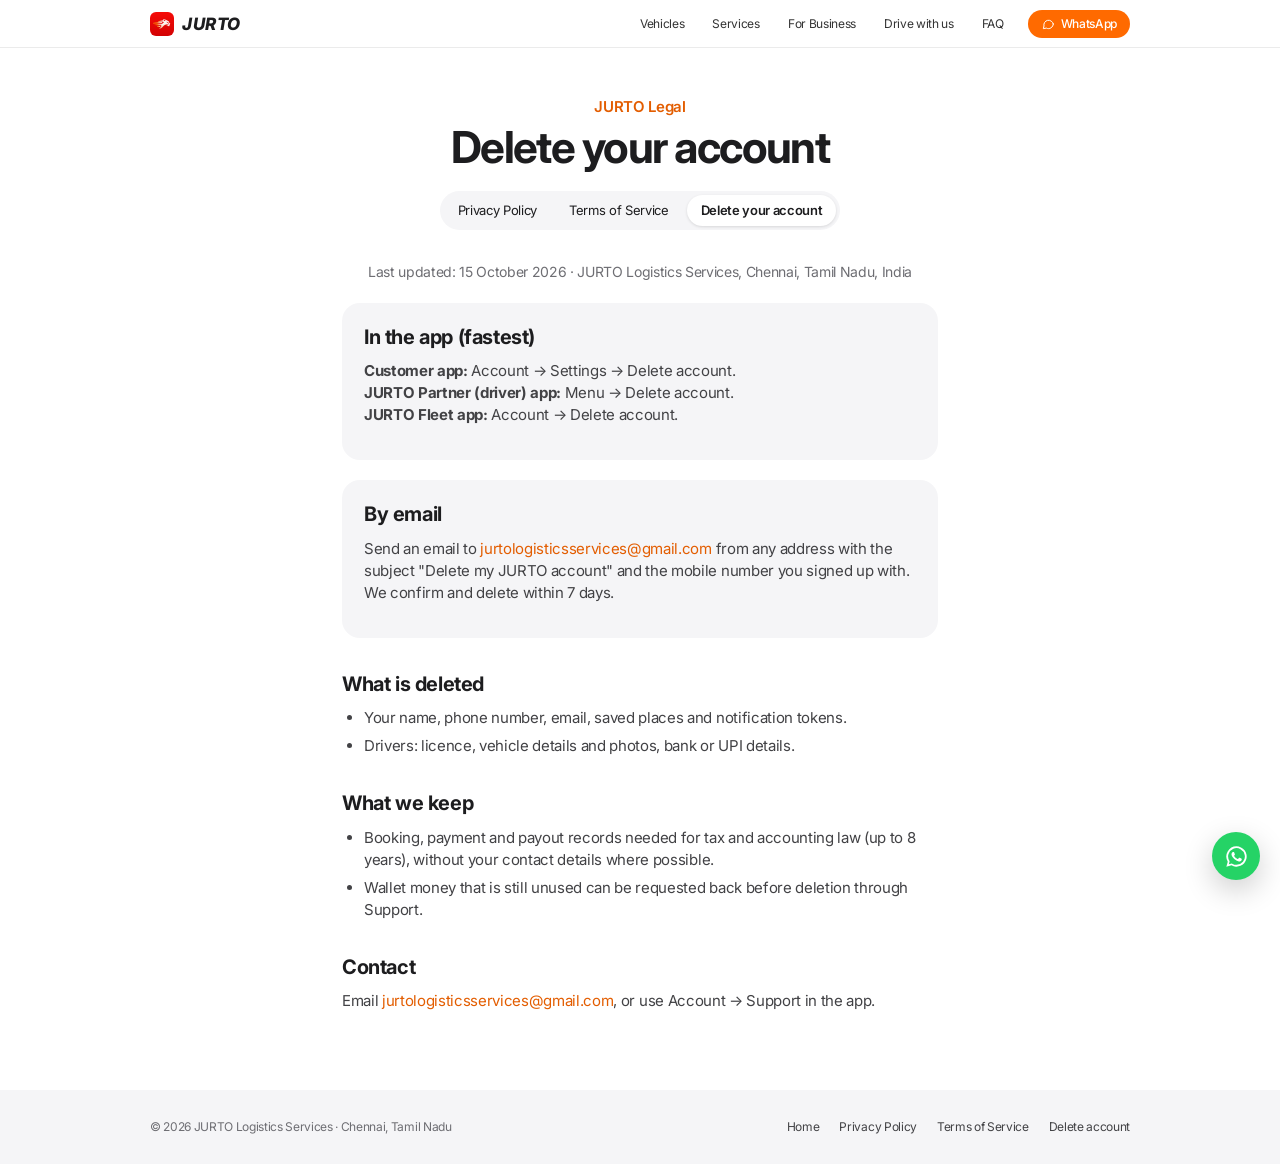
<file: delete-account.html>
<!doctype html>
<html lang="en">
<head>
<meta charset="utf-8">
<meta name="viewport" content="width=device-width,initial-scale=1">
<title>JURTO · Delete your account</title>
<meta name="description" content="How to delete your JURTO account and data, in the app or by email.">
<link rel="canonical" href="https://jurto.in/delete-account.html">
<meta name="theme-color" content="#ffffff">
<link rel="icon" href="/favicon.ico" sizes="48x48"><link rel="icon" type="image/png" sizes="192x192" href="/img/icon-192.png">
<link rel="apple-touch-icon" href="/img/icon-192.png">
<link rel="preconnect" href="https://fonts.googleapis.com">
<link rel="preconnect" href="https://fonts.gstatic.com" crossorigin>
<link href="https://fonts.googleapis.com/css2?family=Inter:wght@400;500;600;700&display=swap" rel="stylesheet">
<style>
:root{--ink:#1d1d1f;--muted:#6e6e73;--line:#d2d2d7;--alt:#f5f5f7;--accent:#FF6A00;--link:#E35D00}
*{box-sizing:border-box}
body{margin:0;background:#fff;color:var(--ink);font:17px/1.47 -apple-system,BlinkMacSystemFont,"SF Pro Text","Inter","Helvetica Neue",Arial,sans-serif;letter-spacing:-.022em;-webkit-font-smoothing:antialiased}
a{color:var(--link);text-decoration:none}
a:hover{text-decoration:underline}
svg.i{width:24px;height:24px;flex:none;fill:none;stroke:currentColor;stroke-width:1.7;stroke-linecap:round;stroke-linejoin:round}
.wrap{max-width:1024px;margin:0 auto;padding:0 22px}
nav.top{position:sticky;top:0;z-index:50;height:48px;background:rgba(255,255,255,.8);backdrop-filter:saturate(180%) blur(20px);-webkit-backdrop-filter:saturate(180%) blur(20px);border-bottom:1px solid rgba(0,0,0,.08)}
nav.top .wrap{display:flex;align-items:center;height:48px;gap:24px}
.logo{display:flex;align-items:center;gap:8px;color:var(--ink);font-weight:800;font-size:17px;letter-spacing:.5px;font-style:italic}
.logo:hover{text-decoration:none}
.logo img{width:24px;height:24px;border-radius:6px}
nav.top .links{display:flex;gap:28px;margin-left:auto;font-size:12px}
nav.top .links a{color:rgba(0,0,0,.8)}
.btn{display:inline-flex;align-items:center;gap:6px;padding:5px 13px;border-radius:980px;background:var(--accent);color:#fff;font-size:12px;font-weight:500}
.btn:hover{text-decoration:none;background:#E85F00}
.btn svg.i{width:14px;height:14px}
@media (max-width:640px){nav.top .links{display:none}nav.top .btn{margin-left:auto}}
header.page{padding:72px 0 8px;text-align:center}
header.page .eyebrow{font-size:17px;font-weight:600;color:var(--link);margin:0 0 6px}
header.page h1{margin:0;font-family:-apple-system,BlinkMacSystemFont,"SF Pro Display","Inter",sans-serif;font-size:clamp(36px,6vw,56px);font-weight:700;letter-spacing:-.035em;line-height:1.07}
.tabs{display:flex;justify-content:center;gap:4px;margin:28px auto 0;padding:4px;background:var(--alt);border-radius:980px;width:max-content;max-width:100%;overflow-x:auto}
.tabs a{padding:7px 16px;border-radius:980px;color:var(--ink);font-size:14px;white-space:nowrap}
.tabs a:hover{text-decoration:none;background:rgba(0,0,0,.05)}
.tabs a[aria-current]{background:#fff;box-shadow:0 1px 3px rgba(0,0,0,.12);font-weight:600}
article{max-width:692px;margin:0 auto;padding:40px 22px 96px}
article h2{font-family:-apple-system,BlinkMacSystemFont,"SF Pro Display","Inter",sans-serif;font-size:24px;font-weight:700;letter-spacing:-.02em;margin:44px 0 10px}
article p,article li{color:#424245}
article p{margin:0 0 14px}
article ul{padding-left:22px;margin:0 0 14px}
article li{margin-bottom:6px}
.small{font-size:14px;color:var(--muted)!important;text-align:center;margin-bottom:8px!important}
.card{background:var(--alt);border-radius:22px;padding:24px 26px;margin:20px 0}
.card h2{margin-top:0}
footer{background:var(--alt);color:var(--muted);font-size:12px;padding:28px 0}
footer .wrap{display:flex;flex-wrap:wrap;gap:12px 24px;justify-content:space-between}
footer a{color:#424245}
footer .fl{display:flex;flex-wrap:wrap;gap:8px 20px}
.wa{position:fixed;right:20px;bottom:20px;z-index:60;width:54px;height:54px;border-radius:50%;background:#25D366;display:grid;place-items:center;box-shadow:0 10px 30px rgba(0,0,0,.2)}
.wa svg{width:28px;height:28px;fill:#fff}
/* compact */
body{font-size:15px}
header.page{padding:48px 0 4px}
header.page .eyebrow{font-size:15px}
header.page h1{font-size:clamp(30px,4.6vw,44px)}
.tabs{margin-top:20px}
.tabs a{font-size:13px;padding:6px 14px}
article{max-width:640px;padding:28px 22px 64px}
article h2{font-size:20px;margin:32px 0 8px}
.card{border-radius:18px;padding:20px 22px}
.nf h1{font-size:clamp(26px,4vw,38px)}
.nf p{font-size:16px}
.nf img{width:140px}
.wa{width:48px;height:48px}.wa svg{width:25px;height:25px}
</style>
</head>
<body>
<svg width="0" height="0" style="position:absolute" aria-hidden="true">
  <symbol id="i-phone" viewBox="0 0 24 24"><path d="M5 4h4l2 5-2.5 1.5a11 11 0 0 0 5 5L15 13l5 2v4a2 2 0 0 1-2 2A16 16 0 0 1 3 6a2 2 0 0 1 2-2"/></symbol>
  <symbol id="i-chat" viewBox="0 0 24 24"><path d="M21 12a8 8 0 0 1-11.8 7L4 20l1.1-4.6A8 8 0 1 1 21 12Z"/></symbol>
  <symbol id="i-insta" viewBox="0 0 24 24"><rect x="3" y="3" width="18" height="18" rx="5"/><circle cx="12" cy="12" r="4"/><circle cx="17.5" cy="6.5" r=".6" fill="currentColor"/></symbol>
  <symbol id="i-yt" viewBox="0 0 24 24"><rect x="2" y="5" width="20" height="14" rx="4"/><path d="m10 9 5 3-5 3V9Z" fill="currentColor"/></symbol>
  <symbol id="i-mail" viewBox="0 0 24 24"><rect x="3" y="5" width="18" height="14" rx="2"/><path d="m3 7 9 6 9-6"/></symbol>
  <symbol id="i-rupee" viewBox="0 0 24 24"><path d="M6 4h12M6 9h12M14 20 7 13h2a4.5 4.5 0 0 0 0-9"/></symbol>
  <symbol id="i-pin" viewBox="0 0 24 24"><path d="M12 21s-7-6.2-7-12a7 7 0 0 1 14 0c0 5.8-7 12-7 12Z"/><circle cx="12" cy="9" r="2.5"/></symbol>
  <symbol id="i-shield" viewBox="0 0 24 24"><path d="M12 3 4 6v6c0 5 3.5 8 8 9 4.5-1 8-4 8-9V6l-8-3Z"/><path d="m9 12 2 2 4-4"/></symbol>
  <symbol id="i-wallet" viewBox="0 0 24 24"><path d="M19 7V5a1 1 0 0 0-1-1H5a2 2 0 0 0 0 4h15a1 1 0 0 1 1 1v4h-3a2 2 0 0 0 0 4h3v-4M3 6v12a2 2 0 0 0 2 2h15a1 1 0 0 0 1-1v-2"/></symbol>
  <symbol id="i-cal" viewBox="0 0 24 24"><rect x="3" y="5" width="18" height="16" rx="2"/><path d="M16 3v4M8 3v4M3 10h18"/></symbol>
  <symbol id="i-gift" viewBox="0 0 24 24"><rect x="3" y="8" width="18" height="4" rx="1"/><path d="M12 8v13M19 12v7a2 2 0 0 1-2 2H7a2 2 0 0 1-2-2v-7M7.5 8a2.5 2.5 0 0 1 0-5C10 3 12 8 12 8s2-5 4.5-5a2.5 2.5 0 0 1 0 5"/></symbol>
  <symbol id="i-home" viewBox="0 0 24 24"><path d="m3 10 9-7 9 7v10a1 1 0 0 1-1 1h-5v-6H9v6H4a1 1 0 0 1-1-1V10Z"/></symbol>
  <symbol id="i-store" viewBox="0 0 24 24"><path d="M4 9v11h16V9M3 4h18l-1 5a3 3 0 0 1-5.5 0 3 3 0 0 1-5 0A3 3 0 0 1 4 9L3 4ZM10 20v-5h4v5"/></symbol>
  <symbol id="i-box" viewBox="0 0 24 24"><path d="m21 8-9-5-9 5v8l9 5 9-5V8Z"/><path d="m3 8 9 5 9-5M12 13v8"/></symbol>
  <symbol id="i-sofa" viewBox="0 0 24 24"><path d="M5 11V8a3 3 0 0 1 3-3h8a3 3 0 0 1 3 3v3"/><path d="M3 13a2 2 0 0 1 4 0v2h10v-2a2 2 0 0 1 4 0v4a2 2 0 0 1-2 2H5a2 2 0 0 1-2-2v-4ZM6 19v2M18 19v2"/></symbol>
  <symbol id="i-route" viewBox="0 0 24 24"><circle cx="6" cy="19" r="2"/><circle cx="18" cy="5" r="2"/><path d="M8 19h8.5a3.5 3.5 0 0 0 0-7h-9a3.5 3.5 0 0 1 0-7H16"/></symbol>
  <symbol id="i-truck" viewBox="0 0 24 24"><path d="M3 6h11v10H3zM14 9h4l3 3v4h-7"/><circle cx="7" cy="17.5" r="1.8"/><circle cx="17" cy="17.5" r="1.8"/></symbol>
  <symbol id="i-slide" viewBox="0 0 24 24"><rect x="2" y="8" width="20" height="8" rx="4"/><circle cx="18" cy="12" r="2.2"/><path d="m7 10 2 2-2 2M11 10l2 2-2 2"/></symbol>
  <symbol id="i-share" viewBox="0 0 24 24"><circle cx="18" cy="5" r="2.5"/><circle cx="6" cy="12" r="2.5"/><circle cx="18" cy="19" r="2.5"/><path d="m8.2 10.8 7.6-4.4M8.2 13.2l7.6 4.4"/></symbol>
  <symbol id="i-stops" viewBox="0 0 24 24"><circle cx="5" cy="6" r="2"/><circle cx="19" cy="6" r="2"/><circle cx="12" cy="18" r="2"/><path d="M7 6h10M6 8l5 8.5M18 8l-5 8.5"/></symbol>
  <symbol id="i-clock" viewBox="0 0 24 24"><circle cx="12" cy="12" r="9"/><path d="M12 7v5l3 2"/></symbol>
  <symbol id="i-check" viewBox="0 0 24 24"><circle cx="12" cy="12" r="9"/><path d="m8 12 3 3 5-6"/></symbol>
  <symbol id="i-lang" viewBox="0 0 24 24"><path d="M4 5h8M8 3v2M6 5c0 4 3 7 6 8M10 5c0 3-3 7-6 8M13 21l4-9 4 9M14.5 18h5"/></symbol>
  <symbol id="i-bolt" viewBox="0 0 24 24"><path d="M13 2 4 14h7l-1 8 9-12h-7l1-8Z"/></symbol>
  <symbol id="i-chart" viewBox="0 0 24 24"><path d="M4 20V10M10 20V4M16 20v-7M22 20H2"/></symbol>
  <symbol id="i-headset" viewBox="0 0 24 24"><path d="M4 14v-2a8 8 0 0 1 16 0v2"/><rect x="3" y="14" width="4" height="6" rx="1.5"/><rect x="17" y="14" width="4" height="6" rx="1.5"/></symbol>
</svg>
<nav class="top">
  <div class="wrap">
    <a class="logo" href="/"><img src="/img/icon-192.png" alt="">JURTO</a>
    <div class="links"><a href="/#vehicles">Vehicles</a><a href="/#services">Services</a><a href="/#business">For Business</a><a href="/#drive">Drive with us</a><a href="/#faq">FAQ</a></div>
    <a class="btn" href="https://wa.me/918189946159" target="_blank" rel="noopener"><svg class="i"><use href="#i-chat"/></svg>WhatsApp</a>
  </div>
</nav>
<header class="page">
  <div class="wrap">
    <p class="eyebrow">JURTO Legal</p>
    <h1>Delete your account</h1>
    <div class="tabs"><a href="privacy.html">Privacy Policy</a><a href="terms.html">Terms of Service</a><a href="delete-account.html" aria-current="page">Delete your account</a></div>
  </div>
</header>
<article>
<p class="small">Last updated: 15 October 2026 · JURTO Logistics Services, Chennai, Tamil Nadu, India</p>
<div class="card"><h2 style="margin-top:0">In the app (fastest)</h2>
<p><b>Customer app:</b> Account → Settings → Delete account.<br><b>JURTO Partner (driver) app:</b> Menu → Delete account.<br><b>JURTO Fleet app:</b> Account → Delete account.</p></div>
<div class="card"><h2 style="margin-top:0">By email</h2><p>Send an email to <a href="mailto:jurtologisticsservices@gmail.com?subject=Delete%20my%20JURTO%20account">jurtologisticsservices@gmail.com</a> from any address with the subject "Delete my JURTO account" and the mobile number you signed up with. We confirm and delete within 7 days.</p></div>
<h2>What is deleted</h2><ul><li>Your name, phone number, email, saved places and notification tokens.</li><li>Drivers: licence, vehicle details and photos, bank or UPI details.</li></ul>
<h2>What we keep</h2><ul><li>Booking, payment and payout records needed for tax and accounting law (up to 8 years), without your contact details where possible.</li><li>Wallet money that is still unused can be requested back before deletion through Support.</li></ul>
<h2>Contact</h2><p>Email <a href="mailto:jurtologisticsservices@gmail.com">jurtologisticsservices@gmail.com</a>, or use Account → Support in the app.</p>
</article>
<footer>
  <div class="wrap">
    <div>© <span id="yr">2026</span> JURTO Logistics Services · Chennai, Tamil Nadu</div>
    <div class="fl"><a href="/">Home</a><a href="privacy.html">Privacy Policy</a><a href="terms.html">Terms of Service</a><a href="delete-account.html">Delete account</a></div>
  </div>
</footer>
<a class="wa" href="https://wa.me/918189946159" target="_blank" rel="noopener" aria-label="Chat on WhatsApp">
  <svg viewBox="0 0 32 32"><path d="M16 3a13 13 0 0 0-11.2 19.6L3 29l6.6-1.7A13 13 0 1 0 16 3Zm0 23.7a10.7 10.7 0 0 1-5.5-1.5l-.4-.2-3.9 1 1-3.8-.2-.4A10.7 10.7 0 1 1 16 26.7Zm5.9-8c-.3-.2-1.9-1-2.2-1-.3-.1-.5-.2-.7.2l-1 1.2c-.2.2-.4.2-.7.1a8.8 8.8 0 0 1-4.4-3.8c-.3-.6.3-.5 1-1.7.1-.2 0-.4 0-.6l-1-2.4c-.3-.6-.5-.5-.7-.5h-.6a1.2 1.2 0 0 0-.9.4 3.6 3.6 0 0 0-1.1 2.7 6.3 6.3 0 0 0 1.3 3.3 14.4 14.4 0 0 0 5.5 4.9c2 .9 2.9.9 3.9.8a3.4 3.4 0 0 0 2.2-1.6 2.7 2.7 0 0 0 .2-1.6c-.1-.1-.3-.2-.6-.4Z"/></svg>
</a>
<script>document.getElementById('yr').textContent = new Date().getFullYear();</script>
</body>
</html>
</file>
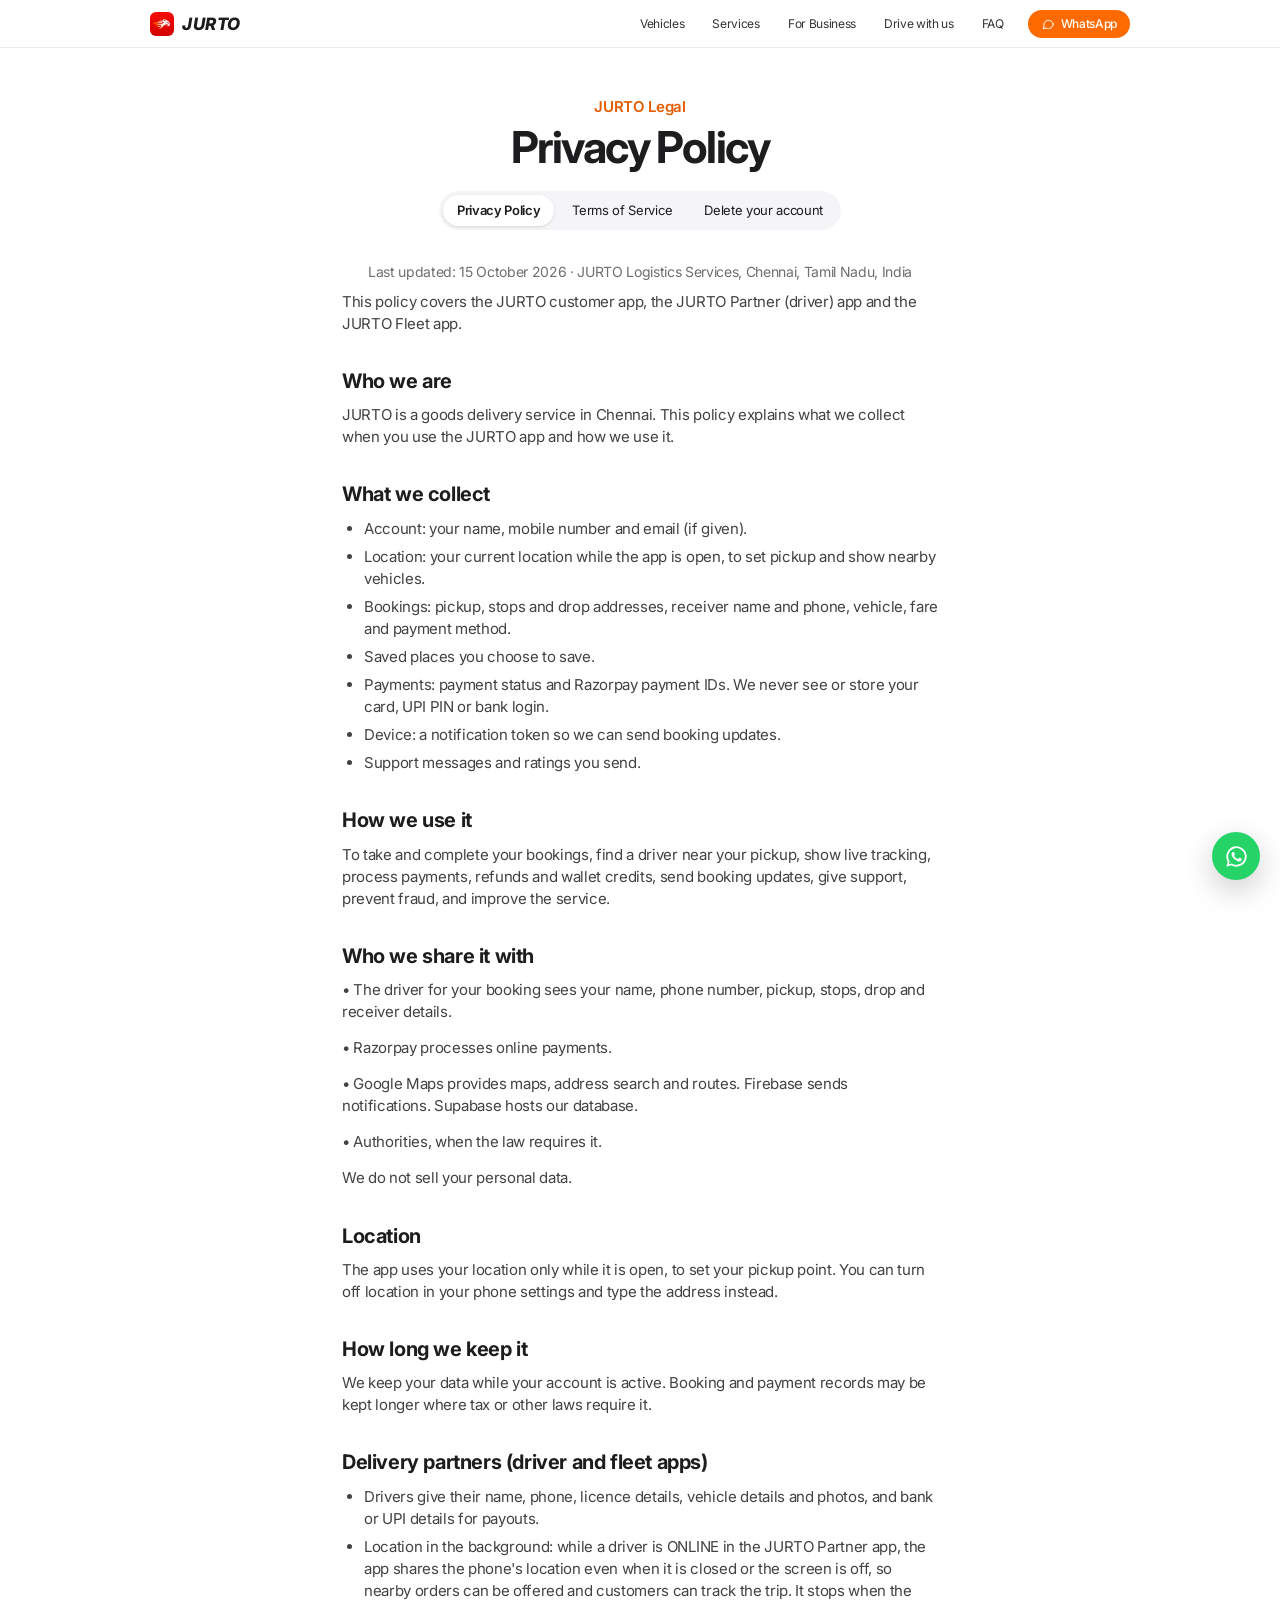
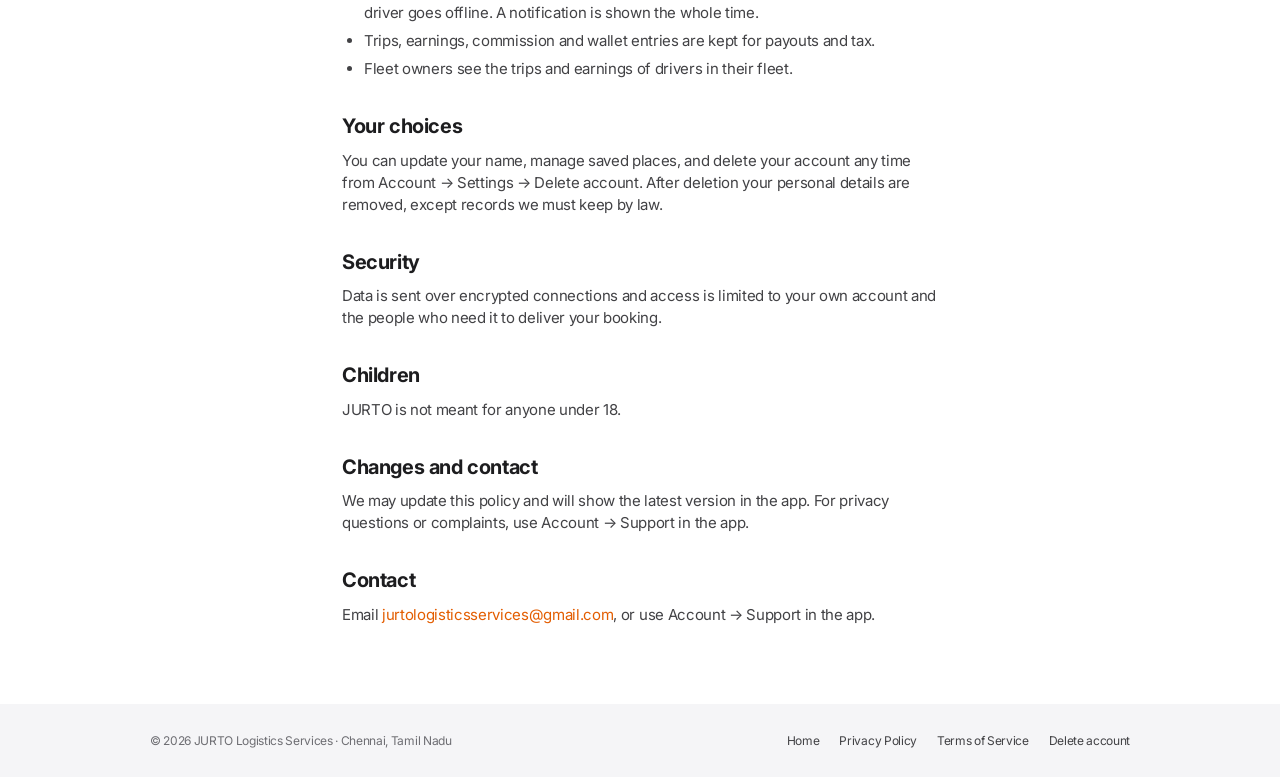
<file: privacy.html>
<!doctype html>
<html lang="en">
<head>
<meta charset="utf-8">
<meta name="viewport" content="width=device-width,initial-scale=1">
<title>JURTO · Privacy Policy</title>
<meta name="description" content="How JURTO collects, uses and protects your data in the JURTO customer, Partner and Fleet apps.">
<link rel="canonical" href="https://jurto.in/privacy.html">
<meta name="theme-color" content="#ffffff">
<link rel="icon" href="/favicon.ico" sizes="48x48"><link rel="icon" type="image/png" sizes="192x192" href="/img/icon-192.png">
<link rel="apple-touch-icon" href="/img/icon-192.png">
<link rel="preconnect" href="https://fonts.googleapis.com">
<link rel="preconnect" href="https://fonts.gstatic.com" crossorigin>
<link href="https://fonts.googleapis.com/css2?family=Inter:wght@400;500;600;700&display=swap" rel="stylesheet">
<style>
:root{--ink:#1d1d1f;--muted:#6e6e73;--line:#d2d2d7;--alt:#f5f5f7;--accent:#FF6A00;--link:#E35D00}
*{box-sizing:border-box}
body{margin:0;background:#fff;color:var(--ink);font:17px/1.47 -apple-system,BlinkMacSystemFont,"SF Pro Text","Inter","Helvetica Neue",Arial,sans-serif;letter-spacing:-.022em;-webkit-font-smoothing:antialiased}
a{color:var(--link);text-decoration:none}
a:hover{text-decoration:underline}
svg.i{width:24px;height:24px;flex:none;fill:none;stroke:currentColor;stroke-width:1.7;stroke-linecap:round;stroke-linejoin:round}
.wrap{max-width:1024px;margin:0 auto;padding:0 22px}
nav.top{position:sticky;top:0;z-index:50;height:48px;background:rgba(255,255,255,.8);backdrop-filter:saturate(180%) blur(20px);-webkit-backdrop-filter:saturate(180%) blur(20px);border-bottom:1px solid rgba(0,0,0,.08)}
nav.top .wrap{display:flex;align-items:center;height:48px;gap:24px}
.logo{display:flex;align-items:center;gap:8px;color:var(--ink);font-weight:800;font-size:17px;letter-spacing:.5px;font-style:italic}
.logo:hover{text-decoration:none}
.logo img{width:24px;height:24px;border-radius:6px}
nav.top .links{display:flex;gap:28px;margin-left:auto;font-size:12px}
nav.top .links a{color:rgba(0,0,0,.8)}
.btn{display:inline-flex;align-items:center;gap:6px;padding:5px 13px;border-radius:980px;background:var(--accent);color:#fff;font-size:12px;font-weight:500}
.btn:hover{text-decoration:none;background:#E85F00}
.btn svg.i{width:14px;height:14px}
@media (max-width:640px){nav.top .links{display:none}nav.top .btn{margin-left:auto}}
header.page{padding:72px 0 8px;text-align:center}
header.page .eyebrow{font-size:17px;font-weight:600;color:var(--link);margin:0 0 6px}
header.page h1{margin:0;font-family:-apple-system,BlinkMacSystemFont,"SF Pro Display","Inter",sans-serif;font-size:clamp(36px,6vw,56px);font-weight:700;letter-spacing:-.035em;line-height:1.07}
.tabs{display:flex;justify-content:center;gap:4px;margin:28px auto 0;padding:4px;background:var(--alt);border-radius:980px;width:max-content;max-width:100%;overflow-x:auto}
.tabs a{padding:7px 16px;border-radius:980px;color:var(--ink);font-size:14px;white-space:nowrap}
.tabs a:hover{text-decoration:none;background:rgba(0,0,0,.05)}
.tabs a[aria-current]{background:#fff;box-shadow:0 1px 3px rgba(0,0,0,.12);font-weight:600}
article{max-width:692px;margin:0 auto;padding:40px 22px 96px}
article h2{font-family:-apple-system,BlinkMacSystemFont,"SF Pro Display","Inter",sans-serif;font-size:24px;font-weight:700;letter-spacing:-.02em;margin:44px 0 10px}
article p,article li{color:#424245}
article p{margin:0 0 14px}
article ul{padding-left:22px;margin:0 0 14px}
article li{margin-bottom:6px}
.small{font-size:14px;color:var(--muted)!important;text-align:center;margin-bottom:8px!important}
.card{background:var(--alt);border-radius:22px;padding:24px 26px;margin:20px 0}
.card h2{margin-top:0}
footer{background:var(--alt);color:var(--muted);font-size:12px;padding:28px 0}
footer .wrap{display:flex;flex-wrap:wrap;gap:12px 24px;justify-content:space-between}
footer a{color:#424245}
footer .fl{display:flex;flex-wrap:wrap;gap:8px 20px}
.wa{position:fixed;right:20px;bottom:20px;z-index:60;width:54px;height:54px;border-radius:50%;background:#25D366;display:grid;place-items:center;box-shadow:0 10px 30px rgba(0,0,0,.2)}
.wa svg{width:28px;height:28px;fill:#fff}
/* compact */
body{font-size:15px}
header.page{padding:48px 0 4px}
header.page .eyebrow{font-size:15px}
header.page h1{font-size:clamp(30px,4.6vw,44px)}
.tabs{margin-top:20px}
.tabs a{font-size:13px;padding:6px 14px}
article{max-width:640px;padding:28px 22px 64px}
article h2{font-size:20px;margin:32px 0 8px}
.card{border-radius:18px;padding:20px 22px}
.nf h1{font-size:clamp(26px,4vw,38px)}
.nf p{font-size:16px}
.nf img{width:140px}
.wa{width:48px;height:48px}.wa svg{width:25px;height:25px}
</style>
</head>
<body>
<svg width="0" height="0" style="position:absolute" aria-hidden="true">
  <symbol id="i-phone" viewBox="0 0 24 24"><path d="M5 4h4l2 5-2.5 1.5a11 11 0 0 0 5 5L15 13l5 2v4a2 2 0 0 1-2 2A16 16 0 0 1 3 6a2 2 0 0 1 2-2"/></symbol>
  <symbol id="i-chat" viewBox="0 0 24 24"><path d="M21 12a8 8 0 0 1-11.8 7L4 20l1.1-4.6A8 8 0 1 1 21 12Z"/></symbol>
  <symbol id="i-insta" viewBox="0 0 24 24"><rect x="3" y="3" width="18" height="18" rx="5"/><circle cx="12" cy="12" r="4"/><circle cx="17.5" cy="6.5" r=".6" fill="currentColor"/></symbol>
  <symbol id="i-yt" viewBox="0 0 24 24"><rect x="2" y="5" width="20" height="14" rx="4"/><path d="m10 9 5 3-5 3V9Z" fill="currentColor"/></symbol>
  <symbol id="i-mail" viewBox="0 0 24 24"><rect x="3" y="5" width="18" height="14" rx="2"/><path d="m3 7 9 6 9-6"/></symbol>
  <symbol id="i-rupee" viewBox="0 0 24 24"><path d="M6 4h12M6 9h12M14 20 7 13h2a4.5 4.5 0 0 0 0-9"/></symbol>
  <symbol id="i-pin" viewBox="0 0 24 24"><path d="M12 21s-7-6.2-7-12a7 7 0 0 1 14 0c0 5.8-7 12-7 12Z"/><circle cx="12" cy="9" r="2.5"/></symbol>
  <symbol id="i-shield" viewBox="0 0 24 24"><path d="M12 3 4 6v6c0 5 3.5 8 8 9 4.5-1 8-4 8-9V6l-8-3Z"/><path d="m9 12 2 2 4-4"/></symbol>
  <symbol id="i-wallet" viewBox="0 0 24 24"><path d="M19 7V5a1 1 0 0 0-1-1H5a2 2 0 0 0 0 4h15a1 1 0 0 1 1 1v4h-3a2 2 0 0 0 0 4h3v-4M3 6v12a2 2 0 0 0 2 2h15a1 1 0 0 0 1-1v-2"/></symbol>
  <symbol id="i-cal" viewBox="0 0 24 24"><rect x="3" y="5" width="18" height="16" rx="2"/><path d="M16 3v4M8 3v4M3 10h18"/></symbol>
  <symbol id="i-gift" viewBox="0 0 24 24"><rect x="3" y="8" width="18" height="4" rx="1"/><path d="M12 8v13M19 12v7a2 2 0 0 1-2 2H7a2 2 0 0 1-2-2v-7M7.5 8a2.5 2.5 0 0 1 0-5C10 3 12 8 12 8s2-5 4.5-5a2.5 2.5 0 0 1 0 5"/></symbol>
  <symbol id="i-home" viewBox="0 0 24 24"><path d="m3 10 9-7 9 7v10a1 1 0 0 1-1 1h-5v-6H9v6H4a1 1 0 0 1-1-1V10Z"/></symbol>
  <symbol id="i-store" viewBox="0 0 24 24"><path d="M4 9v11h16V9M3 4h18l-1 5a3 3 0 0 1-5.5 0 3 3 0 0 1-5 0A3 3 0 0 1 4 9L3 4ZM10 20v-5h4v5"/></symbol>
  <symbol id="i-box" viewBox="0 0 24 24"><path d="m21 8-9-5-9 5v8l9 5 9-5V8Z"/><path d="m3 8 9 5 9-5M12 13v8"/></symbol>
  <symbol id="i-sofa" viewBox="0 0 24 24"><path d="M5 11V8a3 3 0 0 1 3-3h8a3 3 0 0 1 3 3v3"/><path d="M3 13a2 2 0 0 1 4 0v2h10v-2a2 2 0 0 1 4 0v4a2 2 0 0 1-2 2H5a2 2 0 0 1-2-2v-4ZM6 19v2M18 19v2"/></symbol>
  <symbol id="i-route" viewBox="0 0 24 24"><circle cx="6" cy="19" r="2"/><circle cx="18" cy="5" r="2"/><path d="M8 19h8.5a3.5 3.5 0 0 0 0-7h-9a3.5 3.5 0 0 1 0-7H16"/></symbol>
  <symbol id="i-truck" viewBox="0 0 24 24"><path d="M3 6h11v10H3zM14 9h4l3 3v4h-7"/><circle cx="7" cy="17.5" r="1.8"/><circle cx="17" cy="17.5" r="1.8"/></symbol>
  <symbol id="i-slide" viewBox="0 0 24 24"><rect x="2" y="8" width="20" height="8" rx="4"/><circle cx="18" cy="12" r="2.2"/><path d="m7 10 2 2-2 2M11 10l2 2-2 2"/></symbol>
  <symbol id="i-share" viewBox="0 0 24 24"><circle cx="18" cy="5" r="2.5"/><circle cx="6" cy="12" r="2.5"/><circle cx="18" cy="19" r="2.5"/><path d="m8.2 10.8 7.6-4.4M8.2 13.2l7.6 4.4"/></symbol>
  <symbol id="i-stops" viewBox="0 0 24 24"><circle cx="5" cy="6" r="2"/><circle cx="19" cy="6" r="2"/><circle cx="12" cy="18" r="2"/><path d="M7 6h10M6 8l5 8.5M18 8l-5 8.5"/></symbol>
  <symbol id="i-clock" viewBox="0 0 24 24"><circle cx="12" cy="12" r="9"/><path d="M12 7v5l3 2"/></symbol>
  <symbol id="i-check" viewBox="0 0 24 24"><circle cx="12" cy="12" r="9"/><path d="m8 12 3 3 5-6"/></symbol>
  <symbol id="i-lang" viewBox="0 0 24 24"><path d="M4 5h8M8 3v2M6 5c0 4 3 7 6 8M10 5c0 3-3 7-6 8M13 21l4-9 4 9M14.5 18h5"/></symbol>
  <symbol id="i-bolt" viewBox="0 0 24 24"><path d="M13 2 4 14h7l-1 8 9-12h-7l1-8Z"/></symbol>
  <symbol id="i-chart" viewBox="0 0 24 24"><path d="M4 20V10M10 20V4M16 20v-7M22 20H2"/></symbol>
  <symbol id="i-headset" viewBox="0 0 24 24"><path d="M4 14v-2a8 8 0 0 1 16 0v2"/><rect x="3" y="14" width="4" height="6" rx="1.5"/><rect x="17" y="14" width="4" height="6" rx="1.5"/></symbol>
</svg>
<nav class="top">
  <div class="wrap">
    <a class="logo" href="/"><img src="/img/icon-192.png" alt="">JURTO</a>
    <div class="links"><a href="/#vehicles">Vehicles</a><a href="/#services">Services</a><a href="/#business">For Business</a><a href="/#drive">Drive with us</a><a href="/#faq">FAQ</a></div>
    <a class="btn" href="https://wa.me/918189946159" target="_blank" rel="noopener"><svg class="i"><use href="#i-chat"/></svg>WhatsApp</a>
  </div>
</nav>
<header class="page">
  <div class="wrap">
    <p class="eyebrow">JURTO Legal</p>
    <h1>Privacy Policy</h1>
    <div class="tabs"><a href="privacy.html" aria-current="page">Privacy Policy</a><a href="terms.html">Terms of Service</a><a href="delete-account.html">Delete your account</a></div>
  </div>
</header>
<article>
<p class="small">Last updated: 15 October 2026 · JURTO Logistics Services, Chennai, Tamil Nadu, India</p><p>This policy covers the JURTO customer app, the JURTO Partner (driver) app and the JURTO Fleet app.</p>
<h2>Who we are</h2><p>JURTO is a goods delivery service in Chennai. This policy explains what we collect when you use the JURTO app and how we use it.</p>
<h2>What we collect</h2><ul><li>Account: your name, mobile number and email (if given).</li><li>Location: your current location while the app is open, to set pickup and show nearby vehicles.</li><li>Bookings: pickup, stops and drop addresses, receiver name and phone, vehicle, fare and payment method.</li><li>Saved places you choose to save.</li><li>Payments: payment status and Razorpay payment IDs. We never see or store your card, UPI PIN or bank login.</li><li>Device: a notification token so we can send booking updates.</li><li>Support messages and ratings you send.</li></ul>
<h2>How we use it</h2><p>To take and complete your bookings, find a driver near your pickup, show live tracking, process payments, refunds and wallet credits, send booking updates, give support, prevent fraud, and improve the service.</p>
<h2>Who we share it with</h2><p>• The driver for your booking sees your name, phone number, pickup, stops, drop and receiver details.</p><p>• Razorpay processes online payments.</p><p>• Google Maps provides maps, address search and routes. Firebase sends notifications. Supabase hosts our database.</p><p>• Authorities, when the law requires it.</p><p>We do not sell your personal data.</p>
<h2>Location</h2><p>The app uses your location only while it is open, to set your pickup point. You can turn off location in your phone settings and type the address instead.</p>
<h2>How long we keep it</h2><p>We keep your data while your account is active. Booking and payment records may be kept longer where tax or other laws require it.</p>
<h2>Delivery partners (driver and fleet apps)</h2><ul><li>Drivers give their name, phone, licence details, vehicle details and photos, and bank or UPI details for payouts.</li><li>Location in the background: while a driver is ONLINE in the JURTO Partner app, the app shares the phone&#x27;s location even when it is closed or the screen is off, so nearby orders can be offered and customers can track the trip. It stops when the driver goes offline. A notification is shown the whole time.</li><li>Trips, earnings, commission and wallet entries are kept for payouts and tax.</li><li>Fleet owners see the trips and earnings of drivers in their fleet.</li></ul>
<h2>Your choices</h2><p>You can update your name, manage saved places, and delete your account any time from Account → Settings → Delete account. After deletion your personal details are removed, except records we must keep by law.</p>
<h2>Security</h2><p>Data is sent over encrypted connections and access is limited to your own account and the people who need it to deliver your booking.</p>
<h2>Children</h2><p>JURTO is not meant for anyone under 18.</p>
<h2>Changes and contact</h2><p>We may update this policy and will show the latest version in the app. For privacy questions or complaints, use Account → Support in the app.</p>
<h2>Contact</h2><p>Email <a href="mailto:jurtologisticsservices@gmail.com">jurtologisticsservices@gmail.com</a>, or use Account → Support in the app.</p>
</article>
<footer>
  <div class="wrap">
    <div>© <span id="yr">2026</span> JURTO Logistics Services · Chennai, Tamil Nadu</div>
    <div class="fl"><a href="/">Home</a><a href="privacy.html">Privacy Policy</a><a href="terms.html">Terms of Service</a><a href="delete-account.html">Delete account</a></div>
  </div>
</footer>
<a class="wa" href="https://wa.me/918189946159" target="_blank" rel="noopener" aria-label="Chat on WhatsApp">
  <svg viewBox="0 0 32 32"><path d="M16 3a13 13 0 0 0-11.2 19.6L3 29l6.6-1.7A13 13 0 1 0 16 3Zm0 23.7a10.7 10.7 0 0 1-5.5-1.5l-.4-.2-3.9 1 1-3.8-.2-.4A10.7 10.7 0 1 1 16 26.7Zm5.9-8c-.3-.2-1.9-1-2.2-1-.3-.1-.5-.2-.7.2l-1 1.2c-.2.2-.4.2-.7.1a8.8 8.8 0 0 1-4.4-3.8c-.3-.6.3-.5 1-1.7.1-.2 0-.4 0-.6l-1-2.4c-.3-.6-.5-.5-.7-.5h-.6a1.2 1.2 0 0 0-.9.4 3.6 3.6 0 0 0-1.1 2.7 6.3 6.3 0 0 0 1.3 3.3 14.4 14.4 0 0 0 5.5 4.9c2 .9 2.9.9 3.9.8a3.4 3.4 0 0 0 2.2-1.6 2.7 2.7 0 0 0 .2-1.6c-.1-.1-.3-.2-.6-.4Z"/></svg>
</a>
<script>document.getElementById('yr').textContent = new Date().getFullYear();</script>
</body>
</html>
</file>
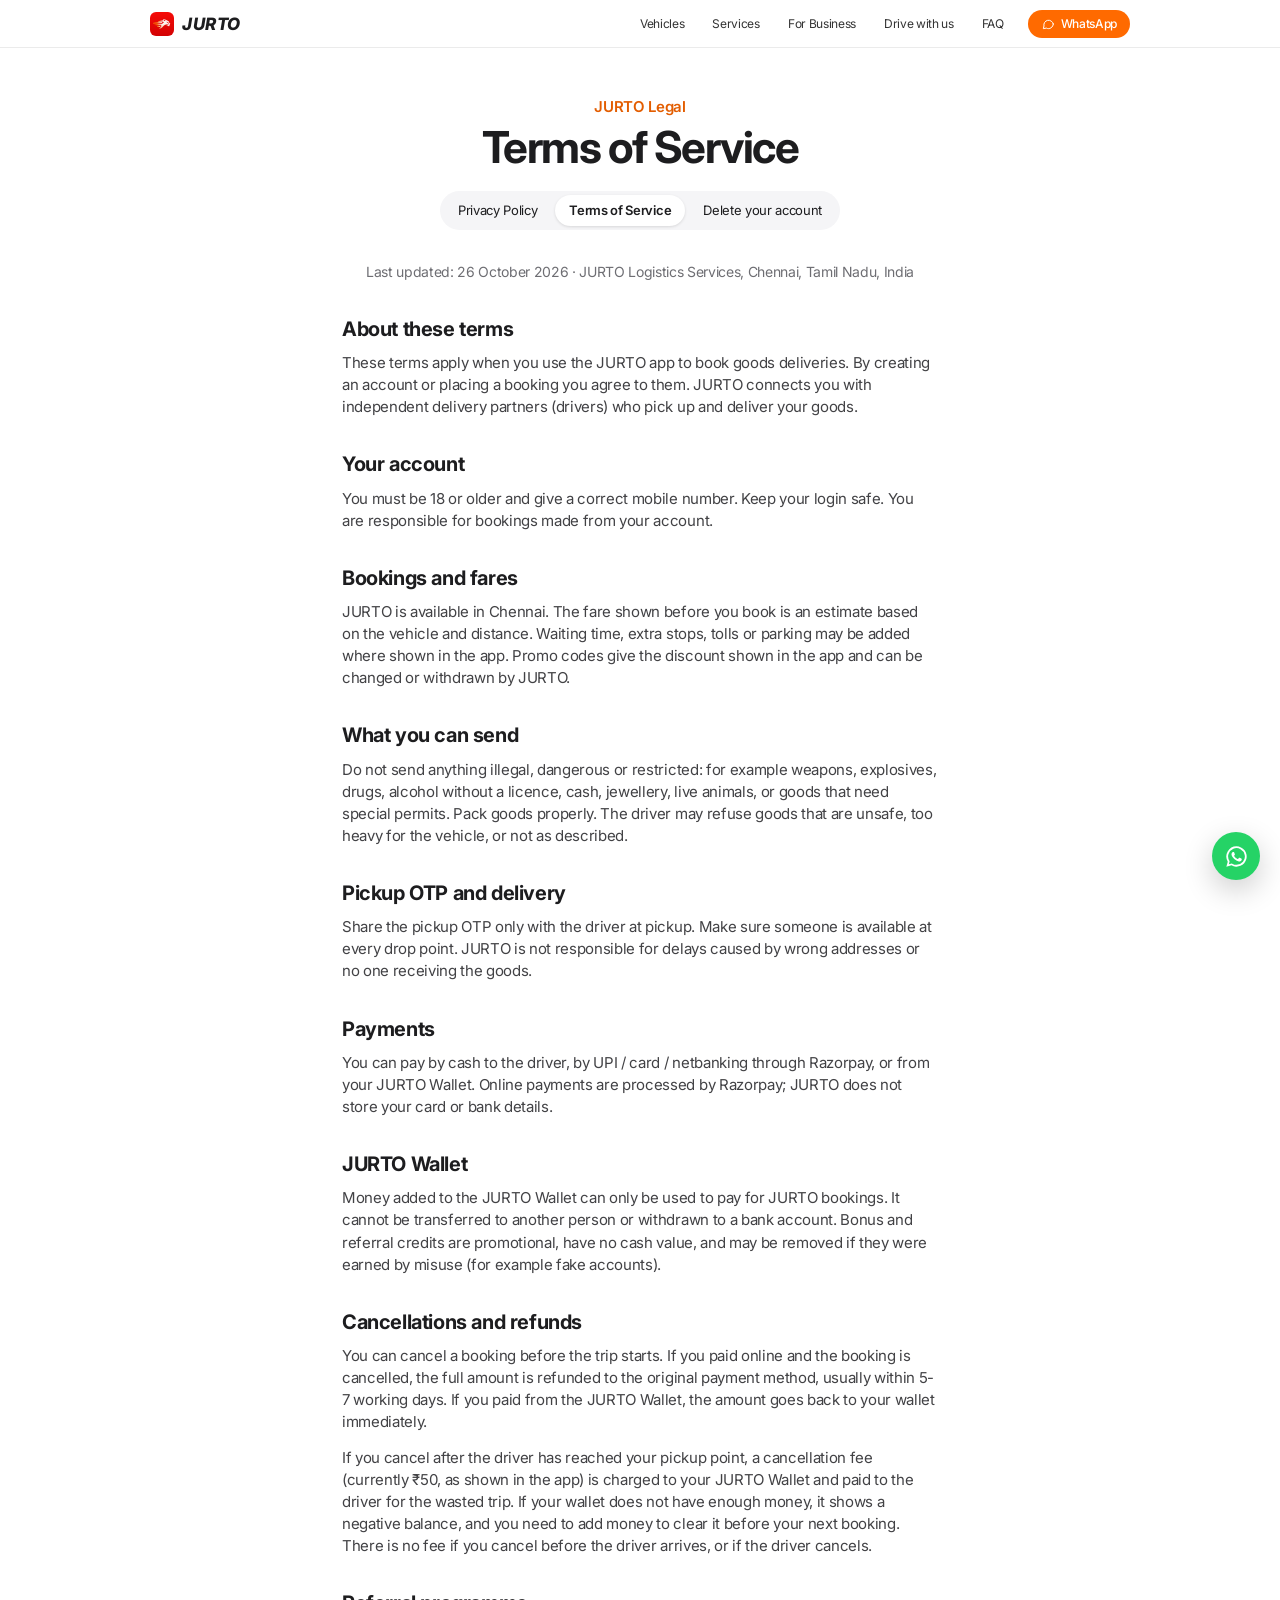
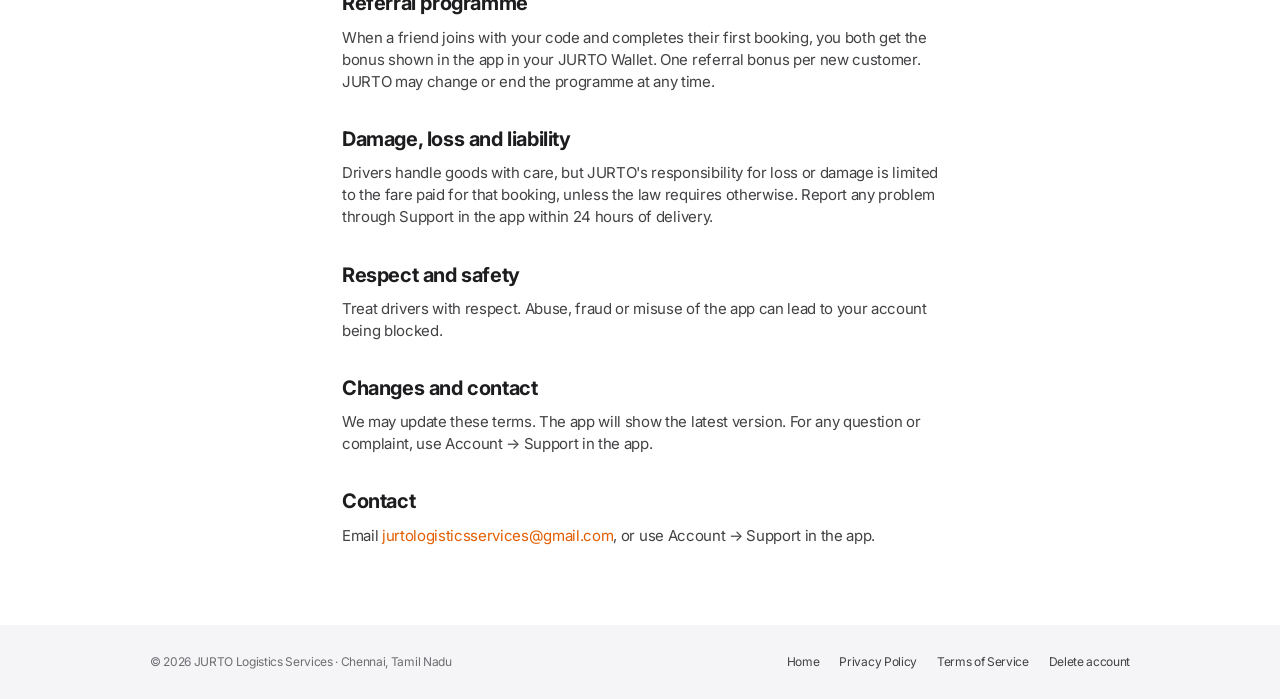
<file: terms.html>
<!doctype html>
<html lang="en">
<head>
<meta charset="utf-8">
<meta name="viewport" content="width=device-width,initial-scale=1">
<title>JURTO · Terms of Service</title>
<meta name="description" content="The terms for booking goods deliveries with JURTO in Chennai: fares, payments, cancellations, refunds and liability.">
<link rel="canonical" href="https://jurto.in/terms.html">
<meta name="theme-color" content="#ffffff">
<link rel="icon" href="/favicon.ico" sizes="48x48"><link rel="icon" type="image/png" sizes="192x192" href="/img/icon-192.png">
<link rel="apple-touch-icon" href="/img/icon-192.png">
<link rel="preconnect" href="https://fonts.googleapis.com">
<link rel="preconnect" href="https://fonts.gstatic.com" crossorigin>
<link href="https://fonts.googleapis.com/css2?family=Inter:wght@400;500;600;700&display=swap" rel="stylesheet">
<style>
:root{--ink:#1d1d1f;--muted:#6e6e73;--line:#d2d2d7;--alt:#f5f5f7;--accent:#FF6A00;--link:#E35D00}
*{box-sizing:border-box}
body{margin:0;background:#fff;color:var(--ink);font:17px/1.47 -apple-system,BlinkMacSystemFont,"SF Pro Text","Inter","Helvetica Neue",Arial,sans-serif;letter-spacing:-.022em;-webkit-font-smoothing:antialiased}
a{color:var(--link);text-decoration:none}
a:hover{text-decoration:underline}
svg.i{width:24px;height:24px;flex:none;fill:none;stroke:currentColor;stroke-width:1.7;stroke-linecap:round;stroke-linejoin:round}
.wrap{max-width:1024px;margin:0 auto;padding:0 22px}
nav.top{position:sticky;top:0;z-index:50;height:48px;background:rgba(255,255,255,.8);backdrop-filter:saturate(180%) blur(20px);-webkit-backdrop-filter:saturate(180%) blur(20px);border-bottom:1px solid rgba(0,0,0,.08)}
nav.top .wrap{display:flex;align-items:center;height:48px;gap:24px}
.logo{display:flex;align-items:center;gap:8px;color:var(--ink);font-weight:800;font-size:17px;letter-spacing:.5px;font-style:italic}
.logo:hover{text-decoration:none}
.logo img{width:24px;height:24px;border-radius:6px}
nav.top .links{display:flex;gap:28px;margin-left:auto;font-size:12px}
nav.top .links a{color:rgba(0,0,0,.8)}
.btn{display:inline-flex;align-items:center;gap:6px;padding:5px 13px;border-radius:980px;background:var(--accent);color:#fff;font-size:12px;font-weight:500}
.btn:hover{text-decoration:none;background:#E85F00}
.btn svg.i{width:14px;height:14px}
@media (max-width:640px){nav.top .links{display:none}nav.top .btn{margin-left:auto}}
header.page{padding:72px 0 8px;text-align:center}
header.page .eyebrow{font-size:17px;font-weight:600;color:var(--link);margin:0 0 6px}
header.page h1{margin:0;font-family:-apple-system,BlinkMacSystemFont,"SF Pro Display","Inter",sans-serif;font-size:clamp(36px,6vw,56px);font-weight:700;letter-spacing:-.035em;line-height:1.07}
.tabs{display:flex;justify-content:center;gap:4px;margin:28px auto 0;padding:4px;background:var(--alt);border-radius:980px;width:max-content;max-width:100%;overflow-x:auto}
.tabs a{padding:7px 16px;border-radius:980px;color:var(--ink);font-size:14px;white-space:nowrap}
.tabs a:hover{text-decoration:none;background:rgba(0,0,0,.05)}
.tabs a[aria-current]{background:#fff;box-shadow:0 1px 3px rgba(0,0,0,.12);font-weight:600}
article{max-width:692px;margin:0 auto;padding:40px 22px 96px}
article h2{font-family:-apple-system,BlinkMacSystemFont,"SF Pro Display","Inter",sans-serif;font-size:24px;font-weight:700;letter-spacing:-.02em;margin:44px 0 10px}
article p,article li{color:#424245}
article p{margin:0 0 14px}
article ul{padding-left:22px;margin:0 0 14px}
article li{margin-bottom:6px}
.small{font-size:14px;color:var(--muted)!important;text-align:center;margin-bottom:8px!important}
.card{background:var(--alt);border-radius:22px;padding:24px 26px;margin:20px 0}
.card h2{margin-top:0}
footer{background:var(--alt);color:var(--muted);font-size:12px;padding:28px 0}
footer .wrap{display:flex;flex-wrap:wrap;gap:12px 24px;justify-content:space-between}
footer a{color:#424245}
footer .fl{display:flex;flex-wrap:wrap;gap:8px 20px}
.wa{position:fixed;right:20px;bottom:20px;z-index:60;width:54px;height:54px;border-radius:50%;background:#25D366;display:grid;place-items:center;box-shadow:0 10px 30px rgba(0,0,0,.2)}
.wa svg{width:28px;height:28px;fill:#fff}
/* compact */
body{font-size:15px}
header.page{padding:48px 0 4px}
header.page .eyebrow{font-size:15px}
header.page h1{font-size:clamp(30px,4.6vw,44px)}
.tabs{margin-top:20px}
.tabs a{font-size:13px;padding:6px 14px}
article{max-width:640px;padding:28px 22px 64px}
article h2{font-size:20px;margin:32px 0 8px}
.card{border-radius:18px;padding:20px 22px}
.nf h1{font-size:clamp(26px,4vw,38px)}
.nf p{font-size:16px}
.nf img{width:140px}
.wa{width:48px;height:48px}.wa svg{width:25px;height:25px}
</style>
</head>
<body>
<svg width="0" height="0" style="position:absolute" aria-hidden="true">
  <symbol id="i-phone" viewBox="0 0 24 24"><path d="M5 4h4l2 5-2.5 1.5a11 11 0 0 0 5 5L15 13l5 2v4a2 2 0 0 1-2 2A16 16 0 0 1 3 6a2 2 0 0 1 2-2"/></symbol>
  <symbol id="i-chat" viewBox="0 0 24 24"><path d="M21 12a8 8 0 0 1-11.8 7L4 20l1.1-4.6A8 8 0 1 1 21 12Z"/></symbol>
  <symbol id="i-insta" viewBox="0 0 24 24"><rect x="3" y="3" width="18" height="18" rx="5"/><circle cx="12" cy="12" r="4"/><circle cx="17.5" cy="6.5" r=".6" fill="currentColor"/></symbol>
  <symbol id="i-yt" viewBox="0 0 24 24"><rect x="2" y="5" width="20" height="14" rx="4"/><path d="m10 9 5 3-5 3V9Z" fill="currentColor"/></symbol>
  <symbol id="i-mail" viewBox="0 0 24 24"><rect x="3" y="5" width="18" height="14" rx="2"/><path d="m3 7 9 6 9-6"/></symbol>
  <symbol id="i-rupee" viewBox="0 0 24 24"><path d="M6 4h12M6 9h12M14 20 7 13h2a4.5 4.5 0 0 0 0-9"/></symbol>
  <symbol id="i-pin" viewBox="0 0 24 24"><path d="M12 21s-7-6.2-7-12a7 7 0 0 1 14 0c0 5.8-7 12-7 12Z"/><circle cx="12" cy="9" r="2.5"/></symbol>
  <symbol id="i-shield" viewBox="0 0 24 24"><path d="M12 3 4 6v6c0 5 3.5 8 8 9 4.5-1 8-4 8-9V6l-8-3Z"/><path d="m9 12 2 2 4-4"/></symbol>
  <symbol id="i-wallet" viewBox="0 0 24 24"><path d="M19 7V5a1 1 0 0 0-1-1H5a2 2 0 0 0 0 4h15a1 1 0 0 1 1 1v4h-3a2 2 0 0 0 0 4h3v-4M3 6v12a2 2 0 0 0 2 2h15a1 1 0 0 0 1-1v-2"/></symbol>
  <symbol id="i-cal" viewBox="0 0 24 24"><rect x="3" y="5" width="18" height="16" rx="2"/><path d="M16 3v4M8 3v4M3 10h18"/></symbol>
  <symbol id="i-gift" viewBox="0 0 24 24"><rect x="3" y="8" width="18" height="4" rx="1"/><path d="M12 8v13M19 12v7a2 2 0 0 1-2 2H7a2 2 0 0 1-2-2v-7M7.5 8a2.5 2.5 0 0 1 0-5C10 3 12 8 12 8s2-5 4.5-5a2.5 2.5 0 0 1 0 5"/></symbol>
  <symbol id="i-home" viewBox="0 0 24 24"><path d="m3 10 9-7 9 7v10a1 1 0 0 1-1 1h-5v-6H9v6H4a1 1 0 0 1-1-1V10Z"/></symbol>
  <symbol id="i-store" viewBox="0 0 24 24"><path d="M4 9v11h16V9M3 4h18l-1 5a3 3 0 0 1-5.5 0 3 3 0 0 1-5 0A3 3 0 0 1 4 9L3 4ZM10 20v-5h4v5"/></symbol>
  <symbol id="i-box" viewBox="0 0 24 24"><path d="m21 8-9-5-9 5v8l9 5 9-5V8Z"/><path d="m3 8 9 5 9-5M12 13v8"/></symbol>
  <symbol id="i-sofa" viewBox="0 0 24 24"><path d="M5 11V8a3 3 0 0 1 3-3h8a3 3 0 0 1 3 3v3"/><path d="M3 13a2 2 0 0 1 4 0v2h10v-2a2 2 0 0 1 4 0v4a2 2 0 0 1-2 2H5a2 2 0 0 1-2-2v-4ZM6 19v2M18 19v2"/></symbol>
  <symbol id="i-route" viewBox="0 0 24 24"><circle cx="6" cy="19" r="2"/><circle cx="18" cy="5" r="2"/><path d="M8 19h8.5a3.5 3.5 0 0 0 0-7h-9a3.5 3.5 0 0 1 0-7H16"/></symbol>
  <symbol id="i-truck" viewBox="0 0 24 24"><path d="M3 6h11v10H3zM14 9h4l3 3v4h-7"/><circle cx="7" cy="17.5" r="1.8"/><circle cx="17" cy="17.5" r="1.8"/></symbol>
  <symbol id="i-slide" viewBox="0 0 24 24"><rect x="2" y="8" width="20" height="8" rx="4"/><circle cx="18" cy="12" r="2.2"/><path d="m7 10 2 2-2 2M11 10l2 2-2 2"/></symbol>
  <symbol id="i-share" viewBox="0 0 24 24"><circle cx="18" cy="5" r="2.5"/><circle cx="6" cy="12" r="2.5"/><circle cx="18" cy="19" r="2.5"/><path d="m8.2 10.8 7.6-4.4M8.2 13.2l7.6 4.4"/></symbol>
  <symbol id="i-stops" viewBox="0 0 24 24"><circle cx="5" cy="6" r="2"/><circle cx="19" cy="6" r="2"/><circle cx="12" cy="18" r="2"/><path d="M7 6h10M6 8l5 8.5M18 8l-5 8.5"/></symbol>
  <symbol id="i-clock" viewBox="0 0 24 24"><circle cx="12" cy="12" r="9"/><path d="M12 7v5l3 2"/></symbol>
  <symbol id="i-check" viewBox="0 0 24 24"><circle cx="12" cy="12" r="9"/><path d="m8 12 3 3 5-6"/></symbol>
  <symbol id="i-lang" viewBox="0 0 24 24"><path d="M4 5h8M8 3v2M6 5c0 4 3 7 6 8M10 5c0 3-3 7-6 8M13 21l4-9 4 9M14.5 18h5"/></symbol>
  <symbol id="i-bolt" viewBox="0 0 24 24"><path d="M13 2 4 14h7l-1 8 9-12h-7l1-8Z"/></symbol>
  <symbol id="i-chart" viewBox="0 0 24 24"><path d="M4 20V10M10 20V4M16 20v-7M22 20H2"/></symbol>
  <symbol id="i-headset" viewBox="0 0 24 24"><path d="M4 14v-2a8 8 0 0 1 16 0v2"/><rect x="3" y="14" width="4" height="6" rx="1.5"/><rect x="17" y="14" width="4" height="6" rx="1.5"/></symbol>
</svg>
<nav class="top">
  <div class="wrap">
    <a class="logo" href="/"><img src="/img/icon-192.png" alt="">JURTO</a>
    <div class="links"><a href="/#vehicles">Vehicles</a><a href="/#services">Services</a><a href="/#business">For Business</a><a href="/#drive">Drive with us</a><a href="/#faq">FAQ</a></div>
    <a class="btn" href="https://wa.me/918189946159" target="_blank" rel="noopener"><svg class="i"><use href="#i-chat"/></svg>WhatsApp</a>
  </div>
</nav>
<header class="page">
  <div class="wrap">
    <p class="eyebrow">JURTO Legal</p>
    <h1>Terms of Service</h1>
    <div class="tabs"><a href="privacy.html">Privacy Policy</a><a href="terms.html" aria-current="page">Terms of Service</a><a href="delete-account.html">Delete your account</a></div>
  </div>
</header>
<article>
<p class="small">Last updated: 26 October 2026 · JURTO Logistics Services, Chennai, Tamil Nadu, India</p>
<h2>About these terms</h2><p>These terms apply when you use the JURTO app to book goods deliveries. By creating an account or placing a booking you agree to them. JURTO connects you with independent delivery partners (drivers) who pick up and deliver your goods.</p>
<h2>Your account</h2><p>You must be 18 or older and give a correct mobile number. Keep your login safe. You are responsible for bookings made from your account.</p>
<h2>Bookings and fares</h2><p>JURTO is available in Chennai. The fare shown before you book is an estimate based on the vehicle and distance. Waiting time, extra stops, tolls or parking may be added where shown in the app. Promo codes give the discount shown in the app and can be changed or withdrawn by JURTO.</p>
<h2>What you can send</h2><p>Do not send anything illegal, dangerous or restricted: for example weapons, explosives, drugs, alcohol without a licence, cash, jewellery, live animals, or goods that need special permits. Pack goods properly. The driver may refuse goods that are unsafe, too heavy for the vehicle, or not as described.</p>
<h2>Pickup OTP and delivery</h2><p>Share the pickup OTP only with the driver at pickup. Make sure someone is available at every drop point. JURTO is not responsible for delays caused by wrong addresses or no one receiving the goods.</p>
<h2>Payments</h2><p>You can pay by cash to the driver, by UPI / card / netbanking through Razorpay, or from your JURTO Wallet. Online payments are processed by Razorpay; JURTO does not store your card or bank details.</p>
<h2>JURTO Wallet</h2><p>Money added to the JURTO Wallet can only be used to pay for JURTO bookings. It cannot be transferred to another person or withdrawn to a bank account. Bonus and referral credits are promotional, have no cash value, and may be removed if they were earned by misuse (for example fake accounts).</p>
<h2>Cancellations and refunds</h2><p>You can cancel a booking before the trip starts. If you paid online and the booking is cancelled, the full amount is refunded to the original payment method, usually within 5-7 working days. If you paid from the JURTO Wallet, the amount goes back to your wallet immediately.</p><p>If you cancel after the driver has reached your pickup point, a cancellation fee (currently ₹50, as shown in the app) is charged to your JURTO Wallet and paid to the driver for the wasted trip. If your wallet does not have enough money, it shows a negative balance, and you need to add money to clear it before your next booking. There is no fee if you cancel before the driver arrives, or if the driver cancels.</p>
<h2>Referral programme</h2><p>When a friend joins with your code and completes their first booking, you both get the bonus shown in the app in your JURTO Wallet. One referral bonus per new customer. JURTO may change or end the programme at any time.</p>
<h2>Damage, loss and liability</h2><p>Drivers handle goods with care, but JURTO&#x27;s responsibility for loss or damage is limited to the fare paid for that booking, unless the law requires otherwise. Report any problem through Support in the app within 24 hours of delivery.</p>
<h2>Respect and safety</h2><p>Treat drivers with respect. Abuse, fraud or misuse of the app can lead to your account being blocked.</p>
<h2>Changes and contact</h2><p>We may update these terms. The app will show the latest version. For any question or complaint, use Account → Support in the app.</p>
<h2>Contact</h2><p>Email <a href="mailto:jurtologisticsservices@gmail.com">jurtologisticsservices@gmail.com</a>, or use Account → Support in the app.</p>
</article>
<footer>
  <div class="wrap">
    <div>© <span id="yr">2026</span> JURTO Logistics Services · Chennai, Tamil Nadu</div>
    <div class="fl"><a href="/">Home</a><a href="privacy.html">Privacy Policy</a><a href="terms.html">Terms of Service</a><a href="delete-account.html">Delete account</a></div>
  </div>
</footer>
<a class="wa" href="https://wa.me/918189946159" target="_blank" rel="noopener" aria-label="Chat on WhatsApp">
  <svg viewBox="0 0 32 32"><path d="M16 3a13 13 0 0 0-11.2 19.6L3 29l6.6-1.7A13 13 0 1 0 16 3Zm0 23.7a10.7 10.7 0 0 1-5.5-1.5l-.4-.2-3.9 1 1-3.8-.2-.4A10.7 10.7 0 1 1 16 26.7Zm5.9-8c-.3-.2-1.9-1-2.2-1-.3-.1-.5-.2-.7.2l-1 1.2c-.2.2-.4.2-.7.1a8.8 8.8 0 0 1-4.4-3.8c-.3-.6.3-.5 1-1.7.1-.2 0-.4 0-.6l-1-2.4c-.3-.6-.5-.5-.7-.5h-.6a1.2 1.2 0 0 0-.9.4 3.6 3.6 0 0 0-1.1 2.7 6.3 6.3 0 0 0 1.3 3.3 14.4 14.4 0 0 0 5.5 4.9c2 .9 2.9.9 3.9.8a3.4 3.4 0 0 0 2.2-1.6 2.7 2.7 0 0 0 .2-1.6c-.1-.1-.3-.2-.6-.4Z"/></svg>
</a>
<script>document.getElementById('yr').textContent = new Date().getFullYear();</script>
</body>
</html>
</file>
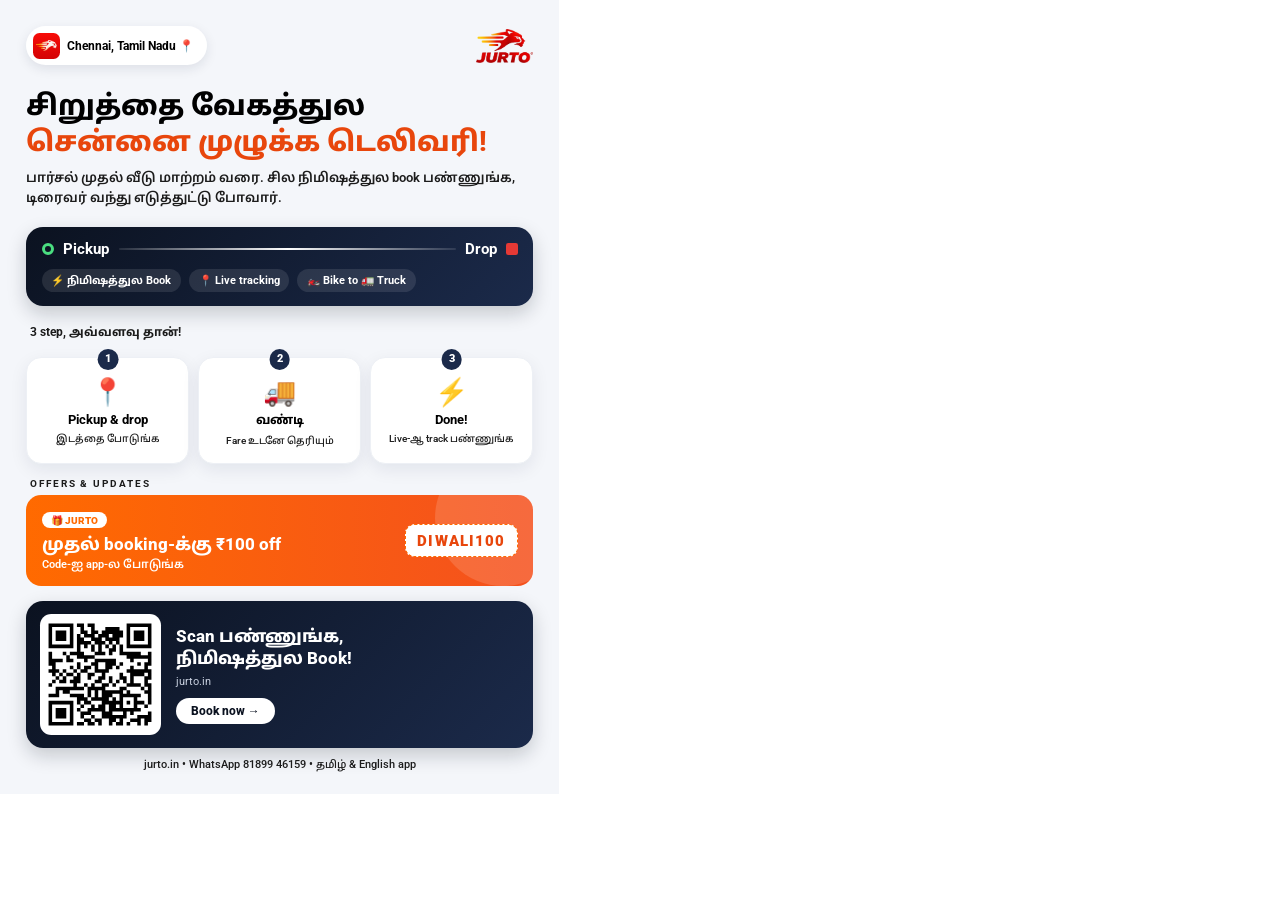
<file: marketing/flyer-app-book.html>
<!doctype html>
<html lang="ta">
<head>
<meta charset="utf-8">
<title>JURTO App Flyer Booking</title>
<link href="https://fonts.googleapis.com/css2?family=Noto+Sans+Tamil:wght@400;600;700;800&family=Roboto:wght@400;500;700;900&display=swap" rel="stylesheet">
<!-- Same look as the JURTO customer app: light grey page, white rounded cards, navy dark cards, orange offer banner. -->
<style>
  @page { size: A5; margin: 0; }
  * { box-sizing: border-box; margin: 0; padding: 0; }
  body { font-family: 'Roboto', 'Noto Sans Tamil', sans-serif; color: #000; background: #fff; }
  .page { width: 148mm; height: 210mm; background: #F4F6FA; padding: 7mm 7mm 6mm; display: flex; flex-direction: column; overflow: hidden; }
  .page > * { flex-shrink: 0; }
  .card { background: #fff; border: 0.3mm solid #EDF0F5; border-radius: 4mm; box-shadow: 0 1.5mm 4.5mm rgba(15,27,61,.08); }
  .navy { background: linear-gradient(135deg, #0B1220, #1B2A4A); color: #fff; border-radius: 4.5mm; box-shadow: 0 2mm 5mm rgba(11,18,32,.2); }

  .top { display: flex; justify-content: space-between; align-items: center; }
  .pill { display: flex; align-items: center; gap: 2mm; background: #fff; border-radius: 10mm; padding: 1.6mm 3.5mm 1.6mm 1.8mm; box-shadow: 0 1mm 3mm rgba(15,27,61,.1); font-weight: 700; font-size: 9pt; }
  .mark { width: 7mm; height: 7mm; border-radius: 1.7mm; padding: 0.8mm; background: linear-gradient(#F70C08, #D40204); }
  .mark img { width: 100%; height: 100%; object-fit: contain; }
  .logo { height: 9mm; }

  .hi { display: flex; gap: 3mm; align-items: center; margin-top: 4mm; }
  .hi .wave { font-size: 22pt; }
  .hi h1 { font-size: 15pt; font-weight: 800; line-height: 1.25; }
  .hi p { font-size: 9.5pt; font-weight: 600; color: #1C1C1C; margin-top: 0.6mm; }

  .search { display: flex; align-items: center; gap: 3mm; padding: 2.4mm 2.4mm 2.4mm 4mm; margin-top: 4mm; border-radius: 8mm; }
  .search .q { flex: 1; font-weight: 700; font-size: 11pt; }
  .search .later { background: #F1F3F6; border-radius: 6mm; padding: 1.4mm 3mm; font-weight: 700; font-size: 8.5pt; }

  .label { font-size: 7.5pt; font-weight: 700; letter-spacing: 0.5mm; color: #1C1C1C; margin: 3.5mm 0 1.8mm 1mm; text-transform: uppercase; }

  .offer { margin-bottom: 4mm; position: relative; overflow: hidden; border-radius: 4mm; padding: 3.5mm 4mm; color: #fff; background: linear-gradient(90deg, #FF6A00, #F4511E); }
  .offer::after { content: ""; position: absolute; right: -10mm; top: -12mm; width: 36mm; height: 36mm; border-radius: 50%; background: rgba(255,255,255,.14); }
  .chip { display: inline-block; background: #fff; color: #FF6A00; border-radius: 4mm; padding: 0.6mm 2.4mm; font-size: 7.5pt; font-weight: 900; }
  .offer h2 { font-size: 13pt; font-weight: 800; margin-top: 1.6mm; }
  .offer p { font-size: 8.5pt; font-weight: 600; margin-top: 0.4mm; }
  .code { position: absolute; right: 4mm; top: 50%; transform: translateY(-50%); z-index: 1; background: #fff; color: #E8460C; font-weight: 900; font-size: 11pt; letter-spacing: 0.3mm; padding: 1.6mm 3mm; border-radius: 2.5mm; border: 0.5mm dashed #FF6A00; }

  .vlist { display: flex; flex-direction: column; gap: 1.5mm; }
  .v { display: flex; align-items: center; gap: 3.5mm; padding: 1.4mm 3mm; }
  .v .ic { width: 9.5mm; height: 9.5mm; border-radius: 2.5mm; display: flex; align-items: center; justify-content: center; flex: none; }
  .v .ic img { width: 8mm; }
  .v b { font-size: 10pt; display: block; }
  .v span { font-size: 7.5pt; font-weight: 500; color: #1C1C1C; }
  .v.navy span { color: #AEB5C4; }
  .v .tick { margin-left: auto; width: 5mm; height: 5mm; border-radius: 50%; border: 0.5mm solid #E4E8F0; flex: none; }
  .v.navy .tick { background: #4ADE80; border: 0; color: #0B1220; font-size: 8pt; font-weight: 900; text-align: center; line-height: 5mm; }

  .hero { margin-top: 6mm; }
  .hero h1 { font-size: 21pt; font-weight: 800; line-height: 1.3; }
  .hero h1 span { color: #E8460C; }
  .hero p { font-size: 10pt; font-weight: 600; color: #1C1C1C; margin-top: 2mm; line-height: 1.5; }
  .route { padding: 3.5mm 4mm; margin-top: 5mm; }
  .route .r { display: flex; align-items: center; gap: 2.5mm; font-size: 11pt; }
  .route .dot { width: 3.2mm; height: 3.2mm; border-radius: 50%; border: 0.9mm solid #4ADE80; }
  .route .sq { width: 3mm; height: 3mm; border-radius: 0.6mm; background: #E53935; }
  .route .dash { flex: 1; height: 0.7mm; border-radius: 1mm; background: linear-gradient(90deg, rgba(255,255,255,.1), #fff, rgba(255,255,255,.1)); }
  .chips { display: flex; gap: 2mm; margin-top: 3mm; }
  .chips span { background: rgba(255,255,255,.1); border-radius: 4mm; padding: 1.2mm 2.6mm; font-size: 8pt; font-weight: 700; }
  .label.ta { letter-spacing: 0; text-transform: none; font-size: 9pt; margin-bottom: 4.5mm; margin-top: 5mm; }
  .steps { display: flex; gap: 2.5mm; }
  .st { flex: 1; position: relative; text-align: center; padding: 5mm 2mm 4mm; }
  .st em { position: absolute; top: -2.2mm; left: 50%; transform: translateX(-50%); width: 5.5mm; height: 5.5mm; border-radius: 50%; background: #1B2A4A; color: #fff; font-style: normal; font-weight: 900; font-size: 8pt; line-height: 5.5mm; }
  .st .e { display: block; font-size: 20pt; }
  .st b { display: block; font-size: 9.5pt; margin-top: 1mm; }
  .st span { font-size: 7.5pt; font-weight: 500; color: #1C1C1C; }
  .scan { display: flex; align-items: center; gap: 4mm; padding: 3.5mm; margin-top: auto; }
  .scan .qr { background: #fff; border-radius: 3mm; padding: 1.5mm; flex: none; }
  .scan .qr img { width: 29mm; height: 29mm; display: block; }
  .scan h3 { font-size: 13pt; font-weight: 800; line-height: 1.3; }
  .scan p { font-size: 8.5pt; color: #C9D1E0; margin-top: 1.2mm; }
  .scan .btn { display: inline-block; margin-top: 2.5mm; background: #fff; color: #0B1220; font-weight: 800; font-size: 9pt; padding: 1.6mm 4mm; border-radius: 6mm; }
  .foot { text-align: center; font-size: 8pt; font-weight: 500; color: #1C1C1C; margin-top: 2.5mm; }
</style>
</head>
<body>
<div class="page">
  <div class="top">
    <div class="pill"><span class="mark"><img src="jurto_cheetah_splash.webp" alt=""></span>Chennai, Tamil Nadu 📍</div>
    <img class="logo" src="jurto_logo.webp" alt="JURTO">
  </div>

  <div class="hero">
    <h1>சிறுத்தை வேகத்துல<br><span>சென்னை முழுக்க டெலிவரி!</span></h1>
    <p>பார்சல் முதல் வீடு மாற்றம் வரை. சில நிமிஷத்துல book பண்ணுங்க, டிரைவர் வந்து எடுத்துட்டு போவார்.</p>
  </div>

  <div class="navy route">
    <div class="r"><i class="dot"></i><b>Pickup</b><span class="dash"></span><b>Drop</b><i class="sq"></i></div>
    <div class="chips"><span>⚡ நிமிஷத்துல Book</span><span>📍 Live tracking</span><span>🏍️ Bike to 🚛 Truck</span></div>
  </div>

  <div class="label ta">3 step, அவ்வளவு தான்!</div>
  <div class="steps">
    <div class="card st"><em>1</em><span class="e">📍</span><b>Pickup &amp; drop</b><span>இடத்தை போடுங்க</span></div>
    <div class="card st"><em>2</em><span class="e">🚚</span><b>வண்டி</b><span>Fare உடனே தெரியும்</span></div>
    <div class="card st"><em>3</em><span class="e">⚡</span><b>Done!</b><span>Live-ஆ track பண்ணுங்க</span></div>
  </div>

  <div class="label">Offers &amp; updates</div>
  <div class="offer">
    <span class="chip">🎁 JURTO</span>
    <h2>முதல் booking-க்கு ₹100 off</h2>
    <p>Code-ஐ app-ல போடுங்க</p>
    <span class="code">DIWALI100</span>
  </div>

  <div class="navy scan">
    <div class="qr"><img src="qr-book.svg" alt="QR jurto.in"></div>
    <div><h3>Scan பண்ணுங்க,<br>நிமிஷத்துல Book!</h3><p>jurto.in</p><span class="btn">Book now →</span></div>
  </div>

  <div class="foot">jurto.in • WhatsApp 81899 46159 • தமிழ் &amp; English app</div>
</div>
</body>
</html>
</file>
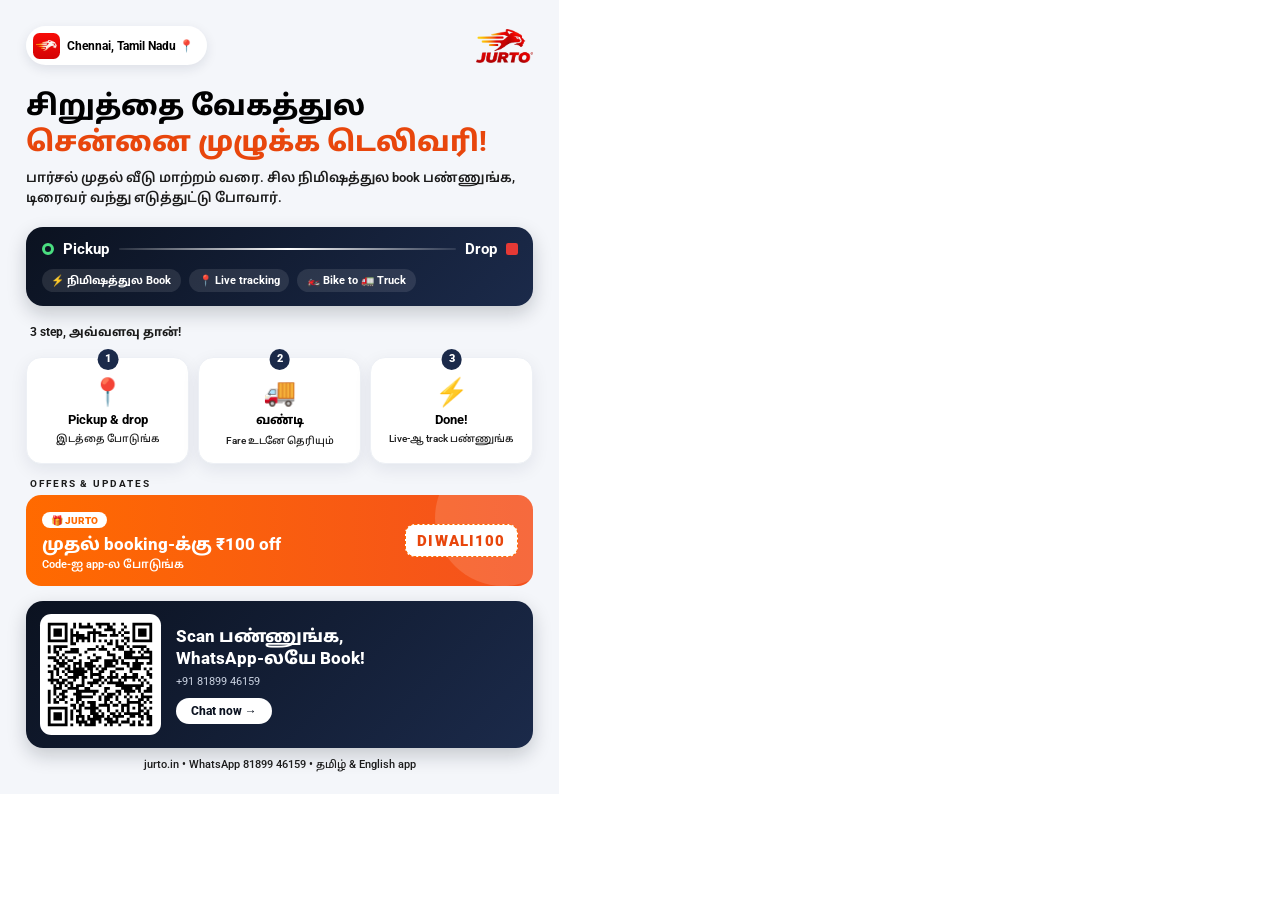
<file: marketing/flyer-app-whatsapp.html>
<!doctype html>
<html lang="ta">
<head>
<meta charset="utf-8">
<title>JURTO App Flyer WhatsApp</title>
<link href="https://fonts.googleapis.com/css2?family=Noto+Sans+Tamil:wght@400;600;700;800&family=Roboto:wght@400;500;700;900&display=swap" rel="stylesheet">
<!-- Same look as the JURTO customer app: light grey page, white rounded cards, navy dark cards, orange offer banner. -->
<style>
  @page { size: A5; margin: 0; }
  * { box-sizing: border-box; margin: 0; padding: 0; }
  body { font-family: 'Roboto', 'Noto Sans Tamil', sans-serif; color: #000; background: #fff; }
  .page { width: 148mm; height: 210mm; background: #F4F6FA; padding: 7mm 7mm 6mm; display: flex; flex-direction: column; overflow: hidden; }
  .page > * { flex-shrink: 0; }
  .card { background: #fff; border: 0.3mm solid #EDF0F5; border-radius: 4mm; box-shadow: 0 1.5mm 4.5mm rgba(15,27,61,.08); }
  .navy { background: linear-gradient(135deg, #0B1220, #1B2A4A); color: #fff; border-radius: 4.5mm; box-shadow: 0 2mm 5mm rgba(11,18,32,.2); }

  .top { display: flex; justify-content: space-between; align-items: center; }
  .pill { display: flex; align-items: center; gap: 2mm; background: #fff; border-radius: 10mm; padding: 1.6mm 3.5mm 1.6mm 1.8mm; box-shadow: 0 1mm 3mm rgba(15,27,61,.1); font-weight: 700; font-size: 9pt; }
  .mark { width: 7mm; height: 7mm; border-radius: 1.7mm; padding: 0.8mm; background: linear-gradient(#F70C08, #D40204); }
  .mark img { width: 100%; height: 100%; object-fit: contain; }
  .logo { height: 9mm; }

  .hi { display: flex; gap: 3mm; align-items: center; margin-top: 4mm; }
  .hi .wave { font-size: 22pt; }
  .hi h1 { font-size: 15pt; font-weight: 800; line-height: 1.25; }
  .hi p { font-size: 9.5pt; font-weight: 600; color: #1C1C1C; margin-top: 0.6mm; }

  .search { display: flex; align-items: center; gap: 3mm; padding: 2.4mm 2.4mm 2.4mm 4mm; margin-top: 4mm; border-radius: 8mm; }
  .search .q { flex: 1; font-weight: 700; font-size: 11pt; }
  .search .later { background: #F1F3F6; border-radius: 6mm; padding: 1.4mm 3mm; font-weight: 700; font-size: 8.5pt; }

  .label { font-size: 7.5pt; font-weight: 700; letter-spacing: 0.5mm; color: #1C1C1C; margin: 3.5mm 0 1.8mm 1mm; text-transform: uppercase; }

  .offer { margin-bottom: 4mm; position: relative; overflow: hidden; border-radius: 4mm; padding: 3.5mm 4mm; color: #fff; background: linear-gradient(90deg, #FF6A00, #F4511E); }
  .offer::after { content: ""; position: absolute; right: -10mm; top: -12mm; width: 36mm; height: 36mm; border-radius: 50%; background: rgba(255,255,255,.14); }
  .chip { display: inline-block; background: #fff; color: #FF6A00; border-radius: 4mm; padding: 0.6mm 2.4mm; font-size: 7.5pt; font-weight: 900; }
  .offer h2 { font-size: 13pt; font-weight: 800; margin-top: 1.6mm; }
  .offer p { font-size: 8.5pt; font-weight: 600; margin-top: 0.4mm; }
  .code { position: absolute; right: 4mm; top: 50%; transform: translateY(-50%); z-index: 1; background: #fff; color: #E8460C; font-weight: 900; font-size: 11pt; letter-spacing: 0.3mm; padding: 1.6mm 3mm; border-radius: 2.5mm; border: 0.5mm dashed #FF6A00; }

  .vlist { display: flex; flex-direction: column; gap: 1.5mm; }
  .v { display: flex; align-items: center; gap: 3.5mm; padding: 1.4mm 3mm; }
  .v .ic { width: 9.5mm; height: 9.5mm; border-radius: 2.5mm; display: flex; align-items: center; justify-content: center; flex: none; }
  .v .ic img { width: 8mm; }
  .v b { font-size: 10pt; display: block; }
  .v span { font-size: 7.5pt; font-weight: 500; color: #1C1C1C; }
  .v.navy span { color: #AEB5C4; }
  .v .tick { margin-left: auto; width: 5mm; height: 5mm; border-radius: 50%; border: 0.5mm solid #E4E8F0; flex: none; }
  .v.navy .tick { background: #4ADE80; border: 0; color: #0B1220; font-size: 8pt; font-weight: 900; text-align: center; line-height: 5mm; }

  .hero { margin-top: 6mm; }
  .hero h1 { font-size: 21pt; font-weight: 800; line-height: 1.3; }
  .hero h1 span { color: #E8460C; }
  .hero p { font-size: 10pt; font-weight: 600; color: #1C1C1C; margin-top: 2mm; line-height: 1.5; }
  .route { padding: 3.5mm 4mm; margin-top: 5mm; }
  .route .r { display: flex; align-items: center; gap: 2.5mm; font-size: 11pt; }
  .route .dot { width: 3.2mm; height: 3.2mm; border-radius: 50%; border: 0.9mm solid #4ADE80; }
  .route .sq { width: 3mm; height: 3mm; border-radius: 0.6mm; background: #E53935; }
  .route .dash { flex: 1; height: 0.7mm; border-radius: 1mm; background: linear-gradient(90deg, rgba(255,255,255,.1), #fff, rgba(255,255,255,.1)); }
  .chips { display: flex; gap: 2mm; margin-top: 3mm; }
  .chips span { background: rgba(255,255,255,.1); border-radius: 4mm; padding: 1.2mm 2.6mm; font-size: 8pt; font-weight: 700; }
  .label.ta { letter-spacing: 0; text-transform: none; font-size: 9pt; margin-bottom: 4.5mm; margin-top: 5mm; }
  .steps { display: flex; gap: 2.5mm; }
  .st { flex: 1; position: relative; text-align: center; padding: 5mm 2mm 4mm; }
  .st em { position: absolute; top: -2.2mm; left: 50%; transform: translateX(-50%); width: 5.5mm; height: 5.5mm; border-radius: 50%; background: #1B2A4A; color: #fff; font-style: normal; font-weight: 900; font-size: 8pt; line-height: 5.5mm; }
  .st .e { display: block; font-size: 20pt; }
  .st b { display: block; font-size: 9.5pt; margin-top: 1mm; }
  .st span { font-size: 7.5pt; font-weight: 500; color: #1C1C1C; }
  .scan { display: flex; align-items: center; gap: 4mm; padding: 3.5mm; margin-top: auto; }
  .scan .qr { background: #fff; border-radius: 3mm; padding: 1.5mm; flex: none; }
  .scan .qr img { width: 29mm; height: 29mm; display: block; }
  .scan h3 { font-size: 13pt; font-weight: 800; line-height: 1.3; }
  .scan p { font-size: 8.5pt; color: #C9D1E0; margin-top: 1.2mm; }
  .scan .btn { display: inline-block; margin-top: 2.5mm; background: #fff; color: #0B1220; font-weight: 800; font-size: 9pt; padding: 1.6mm 4mm; border-radius: 6mm; }
  .foot { text-align: center; font-size: 8pt; font-weight: 500; color: #1C1C1C; margin-top: 2.5mm; }
</style>
</head>
<body>
<div class="page">
  <div class="top">
    <div class="pill"><span class="mark"><img src="jurto_cheetah_splash.webp" alt=""></span>Chennai, Tamil Nadu 📍</div>
    <img class="logo" src="jurto_logo.webp" alt="JURTO">
  </div>

  <div class="hero">
    <h1>சிறுத்தை வேகத்துல<br><span>சென்னை முழுக்க டெலிவரி!</span></h1>
    <p>பார்சல் முதல் வீடு மாற்றம் வரை. சில நிமிஷத்துல book பண்ணுங்க, டிரைவர் வந்து எடுத்துட்டு போவார்.</p>
  </div>

  <div class="navy route">
    <div class="r"><i class="dot"></i><b>Pickup</b><span class="dash"></span><b>Drop</b><i class="sq"></i></div>
    <div class="chips"><span>⚡ நிமிஷத்துல Book</span><span>📍 Live tracking</span><span>🏍️ Bike to 🚛 Truck</span></div>
  </div>

  <div class="label ta">3 step, அவ்வளவு தான்!</div>
  <div class="steps">
    <div class="card st"><em>1</em><span class="e">📍</span><b>Pickup &amp; drop</b><span>இடத்தை போடுங்க</span></div>
    <div class="card st"><em>2</em><span class="e">🚚</span><b>வண்டி</b><span>Fare உடனே தெரியும்</span></div>
    <div class="card st"><em>3</em><span class="e">⚡</span><b>Done!</b><span>Live-ஆ track பண்ணுங்க</span></div>
  </div>

  <div class="label">Offers &amp; updates</div>
  <div class="offer">
    <span class="chip">🎁 JURTO</span>
    <h2>முதல் booking-க்கு ₹100 off</h2>
    <p>Code-ஐ app-ல போடுங்க</p>
    <span class="code">DIWALI100</span>
  </div>

  <div class="navy scan">
    <div class="qr"><img src="qr-whatsapp.svg" alt="QR WhatsApp"></div>
    <div><h3>Scan பண்ணுங்க,<br>WhatsApp-லயே Book!</h3><p>+91 81899 46159</p><span class="btn">Chat now →</span></div>
  </div>

  <div class="foot">jurto.in • WhatsApp 81899 46159 • தமிழ் &amp; English app</div>
</div>
</body>
</html>
</file>
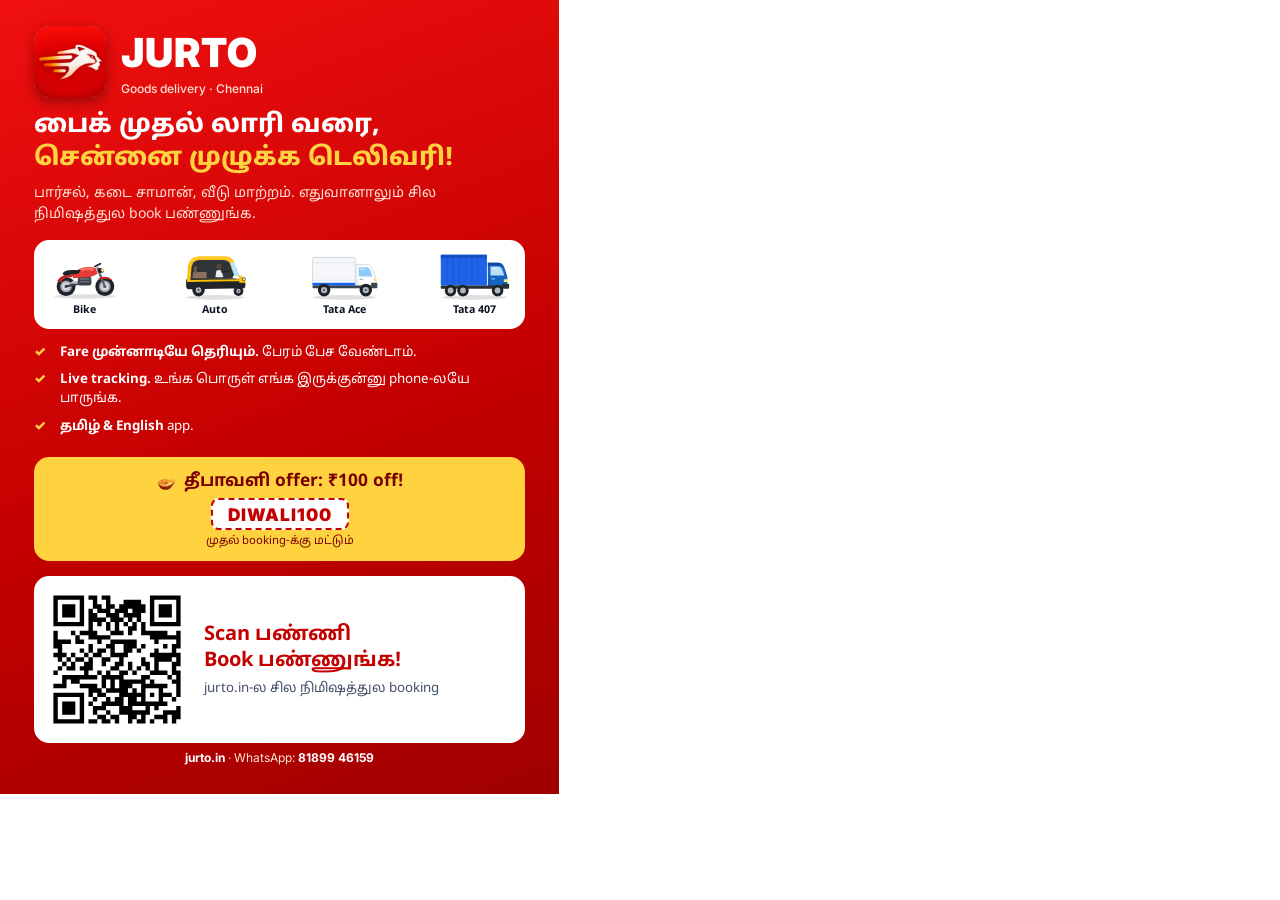
<file: marketing/flyer-book.html>
<!doctype html>
<html lang="ta">
<head>
<meta charset="utf-8">
<title>JURTO Booking Flyer</title>
<link href="https://fonts.googleapis.com/css2?family=Noto+Sans+Tamil:wght@400;600;700;800&family=Inter:wght@500;700;900&display=swap" rel="stylesheet">
<style>
  @page { size: A5; margin: 0; }
  * { box-sizing: border-box; margin: 0; padding: 0; }
  body { font-family: 'Noto Sans Tamil', 'Inter', sans-serif; background: #fff; }
  .page { width: 148mm; height: 210mm; background: linear-gradient(160deg,#F01010 0%,#C40000 55%,#A00000 100%); color: #fff; padding: 7mm 9mm 6mm; display: flex; flex-direction: column; overflow: hidden; position: relative; }
  .brand { display: flex; align-items: center; gap: 4mm; font-family: 'Inter', sans-serif; font-weight: 900; font-size: 30pt; letter-spacing: 1px; color: #fff; }
  .brand img { width: 19mm; height: 19mm; border-radius: 4.5mm; box-shadow: 0 1mm 3mm rgba(0,0,0,.35); }
  .brand small { display: block; font-size: 9pt; font-weight: 500; color: #FFE3D6; letter-spacing: 0; margin-top: 1mm; }
  h1 { font-size: 19pt; line-height: 1.3; font-weight: 800; margin-top: 3mm; }
  h1 span { color: #FFD23F; }
  .sub { font-size: 10.5pt; color: #FFE3D6; margin-top: 2mm; line-height: 1.5; }
  .vehicles { display: flex; justify-content: space-between; margin-top: 4mm; background: #fff; border-radius: 4mm; padding: 3mm 4mm; }
  .v { text-align: center; color: #0B1220; font-size: 8pt; font-weight: 700; }
  .v img { height: 13mm; display: block; margin: 0 auto 1mm; }
  ul { list-style: none; margin-top: 4mm; font-size: 10pt; line-height: 1.4; }
  li { padding-left: 7mm; position: relative; margin-bottom: 2.4mm; }
  li::before { content: "✓"; position: absolute; left: 0; color: #FFD23F; font-weight: 900; }
  .offer { margin-top: 3mm; background: #FFD23F; color: #7A0000; border-radius: 4mm; padding: 3.5mm 4mm; text-align: center; }
  .offer b { font-size: 13pt; display: block; }
  .offer .code { display: inline-block; margin-top: 1.5mm; background: #fff; color: #0B1220; font-family: 'Inter', sans-serif; font-weight: 900; font-size: 13pt; padding: 1mm 4mm; border-radius: 2mm; border: 0.6mm dashed #C40000; color: #C40000; letter-spacing: 1px; }
  .qrs { display: flex; gap: 5mm; margin-top: auto; }
  .qr { flex: 1; background: #fff; color: #0B1220; border-radius: 4mm; padding: 3mm; text-align: center; }
  .qr img { width: 27mm; height: 27mm; display: block; margin: 0 auto 1.5mm; }
  .qr b { font-size: 9.5pt; display: block; }
  .qr span { font-size: 8pt; color: #44506a; }
  .one { display: flex; align-items: center; gap: 5mm; background: #fff; color: #0B1220; border-radius: 4mm; padding: 4mm; margin-top: 4mm; }
  .one img { width: 36mm; height: 36mm; flex: none; }
  .one b { font-size: 15pt; line-height: 1.3; display: block; color: #C40000; }
  .one span { font-size: 10pt; color: #44506a; display: block; margin-top: 1.5mm; }
  .foot { text-align: center; font-family: 'Inter', sans-serif; font-size: 9pt; color: #FFE3D6; margin-top: 2mm; }
  .foot b { color: #fff; }
</style>
</head>
<body>
<div class="page">
  <div class="brand"><img src="jurto-logo.jpg" alt="JURTO logo"><div>JURTO<small>Goods delivery · Chennai</small></div></div>

  <h1>பைக் முதல் லாரி வரை,<br><span>சென்னை முழுக்க டெலிவரி!</span></h1>
  <p class="sub">பார்சல், கடை சாமான், வீடு மாற்றம். எதுவானாலும் சில நிமிஷத்துல book பண்ணுங்க.</p>

  <div class="vehicles">
    <div class="v"><img src="bike.svg" alt="">Bike</div>
    <div class="v"><img src="auto.svg" alt="">Auto</div>
    <div class="v"><img src="ace.svg" alt="">Tata Ace</div>
    <div class="v"><img src="truck.svg" alt="">Tata 407</div>
  </div>

  <ul>
    <li><b>Fare முன்னாடியே தெரியும்.</b> பேரம் பேச வேண்டாம்.</li>
    <li><b>Live tracking.</b> உங்க பொருள் எங்க இருக்குன்னு phone-லயே பாருங்க.</li>
    <li><b>தமிழ் &amp; English</b> app.</li>
  </ul>

  <div class="offer">
    <b>🪔 தீபாவளி offer: ₹100 off!</b>
    <span class="code">DIWALI100</span><div style="font-size:8.5pt;margin-top:1mm">முதல் booking-க்கு மட்டும்</div>
  </div>

  <div class="one"><img src="qr-book.svg" alt="QR jurto.in"><div><b>Scan பண்ணி<br>Book பண்ணுங்க!</b><span>jurto.in-ல சில நிமிஷத்துல booking</span></div></div>

  <div class="foot"><b>jurto.in</b> · WhatsApp: <b>81899 46159</b></div>
</div>
</body>
</html>
</file>
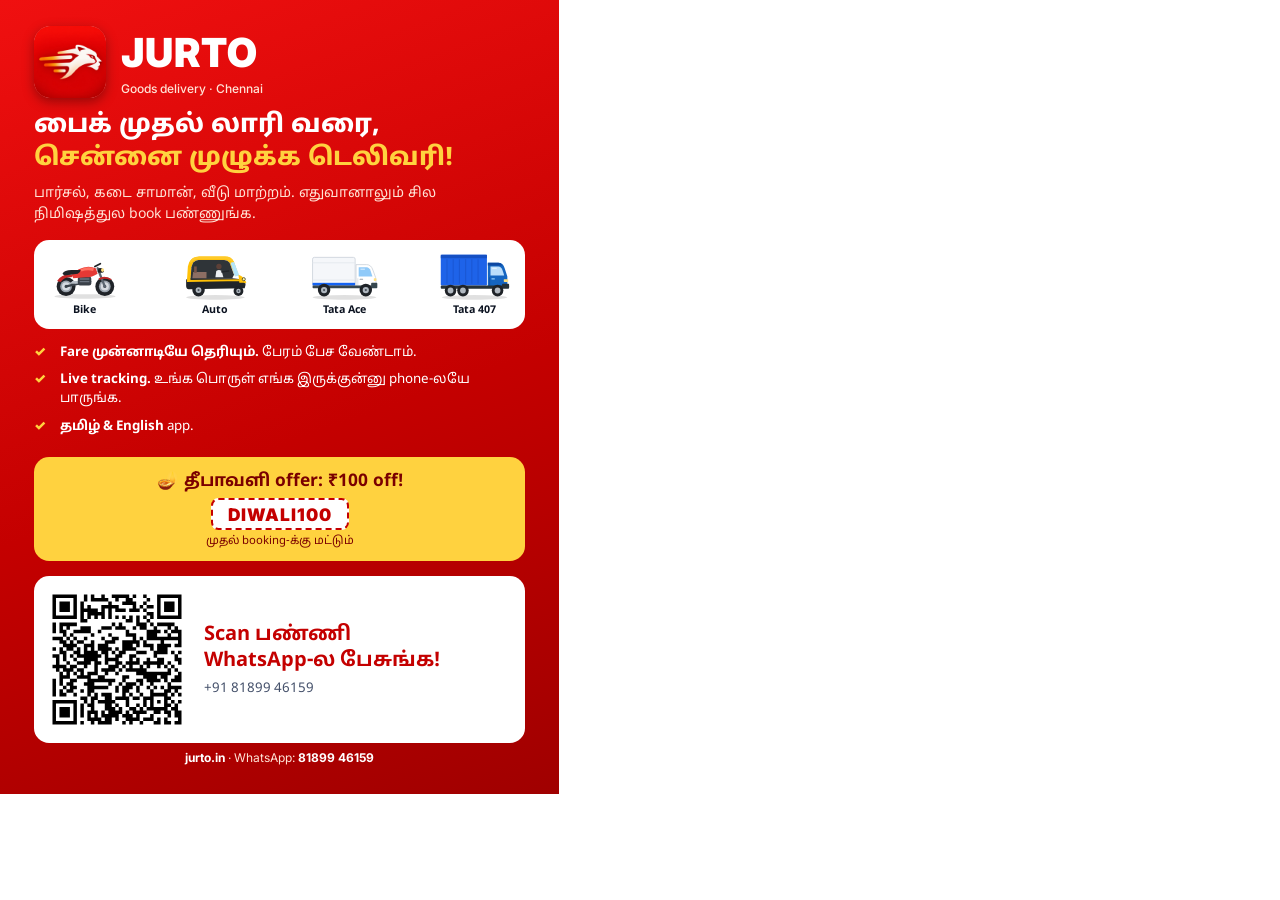
<file: marketing/flyer-whatsapp.html>
<!doctype html>
<html lang="ta">
<head>
<meta charset="utf-8">
<title>JURTO WhatsApp Flyer</title>
<link href="https://fonts.googleapis.com/css2?family=Noto+Sans+Tamil:wght@400;600;700;800&family=Inter:wght@500;700;900&display=swap" rel="stylesheet">
<style>
  @page { size: A5; margin: 0; }
  * { box-sizing: border-box; margin: 0; padding: 0; }
  body { font-family: 'Noto Sans Tamil', 'Inter', sans-serif; background: #fff; }
  .page { width: 148mm; height: 210mm; background: linear-gradient(160deg,#F01010 0%,#C40000 55%,#A00000 100%); color: #fff; padding: 7mm 9mm 6mm; display: flex; flex-direction: column; overflow: hidden; position: relative; }
  .brand { display: flex; align-items: center; gap: 4mm; font-family: 'Inter', sans-serif; font-weight: 900; font-size: 30pt; letter-spacing: 1px; color: #fff; }
  .brand img { width: 19mm; height: 19mm; border-radius: 4.5mm; box-shadow: 0 1mm 3mm rgba(0,0,0,.35); }
  .brand small { display: block; font-size: 9pt; font-weight: 500; color: #FFE3D6; letter-spacing: 0; margin-top: 1mm; }
  h1 { font-size: 19pt; line-height: 1.3; font-weight: 800; margin-top: 3mm; }
  h1 span { color: #FFD23F; }
  .sub { font-size: 10.5pt; color: #FFE3D6; margin-top: 2mm; line-height: 1.5; }
  .vehicles { display: flex; justify-content: space-between; margin-top: 4mm; background: #fff; border-radius: 4mm; padding: 3mm 4mm; }
  .v { text-align: center; color: #0B1220; font-size: 8pt; font-weight: 700; }
  .v img { height: 13mm; display: block; margin: 0 auto 1mm; }
  ul { list-style: none; margin-top: 4mm; font-size: 10pt; line-height: 1.4; }
  li { padding-left: 7mm; position: relative; margin-bottom: 2.4mm; }
  li::before { content: "✓"; position: absolute; left: 0; color: #FFD23F; font-weight: 900; }
  .offer { margin-top: 3mm; background: #FFD23F; color: #7A0000; border-radius: 4mm; padding: 3.5mm 4mm; text-align: center; }
  .offer b { font-size: 13pt; display: block; }
  .offer .code { display: inline-block; margin-top: 1.5mm; background: #fff; color: #0B1220; font-family: 'Inter', sans-serif; font-weight: 900; font-size: 13pt; padding: 1mm 4mm; border-radius: 2mm; border: 0.6mm dashed #C40000; color: #C40000; letter-spacing: 1px; }
  .qrs { display: flex; gap: 5mm; margin-top: auto; }
  .qr { flex: 1; background: #fff; color: #0B1220; border-radius: 4mm; padding: 3mm; text-align: center; }
  .qr img { width: 27mm; height: 27mm; display: block; margin: 0 auto 1.5mm; }
  .qr b { font-size: 9.5pt; display: block; }
  .qr span { font-size: 8pt; color: #44506a; }
  .one { display: flex; align-items: center; gap: 5mm; background: #fff; color: #0B1220; border-radius: 4mm; padding: 4mm; margin-top: 4mm; }
  .one img { width: 36mm; height: 36mm; flex: none; }
  .one b { font-size: 15pt; line-height: 1.3; display: block; color: #C40000; }
  .one span { font-size: 10pt; color: #44506a; display: block; margin-top: 1.5mm; }
  .foot { text-align: center; font-family: 'Inter', sans-serif; font-size: 9pt; color: #FFE3D6; margin-top: 2mm; }
  .foot b { color: #fff; }
</style>
</head>
<body>
<div class="page">
  <div class="brand"><img src="jurto-logo.jpg" alt="JURTO logo"><div>JURTO<small>Goods delivery · Chennai</small></div></div>

  <h1>பைக் முதல் லாரி வரை,<br><span>சென்னை முழுக்க டெலிவரி!</span></h1>
  <p class="sub">பார்சல், கடை சாமான், வீடு மாற்றம். எதுவானாலும் சில நிமிஷத்துல book பண்ணுங்க.</p>

  <div class="vehicles">
    <div class="v"><img src="bike.svg" alt="">Bike</div>
    <div class="v"><img src="auto.svg" alt="">Auto</div>
    <div class="v"><img src="ace.svg" alt="">Tata Ace</div>
    <div class="v"><img src="truck.svg" alt="">Tata 407</div>
  </div>

  <ul>
    <li><b>Fare முன்னாடியே தெரியும்.</b> பேரம் பேச வேண்டாம்.</li>
    <li><b>Live tracking.</b> உங்க பொருள் எங்க இருக்குன்னு phone-லயே பாருங்க.</li>
    <li><b>தமிழ் &amp; English</b> app.</li>
  </ul>

  <div class="offer">
    <b>🪔 தீபாவளி offer: ₹100 off!</b>
    <span class="code">DIWALI100</span><div style="font-size:8.5pt;margin-top:1mm">முதல் booking-க்கு மட்டும்</div>
  </div>

  <div class="one"><img src="qr-whatsapp.svg" alt="QR WhatsApp"><div><b>Scan பண்ணி<br>WhatsApp-ல பேசுங்க!</b><span>+91 81899 46159</span></div></div>

  <div class="foot"><b>jurto.in</b> · WhatsApp: <b>81899 46159</b></div>
</div>
</body>
</html>
</file>
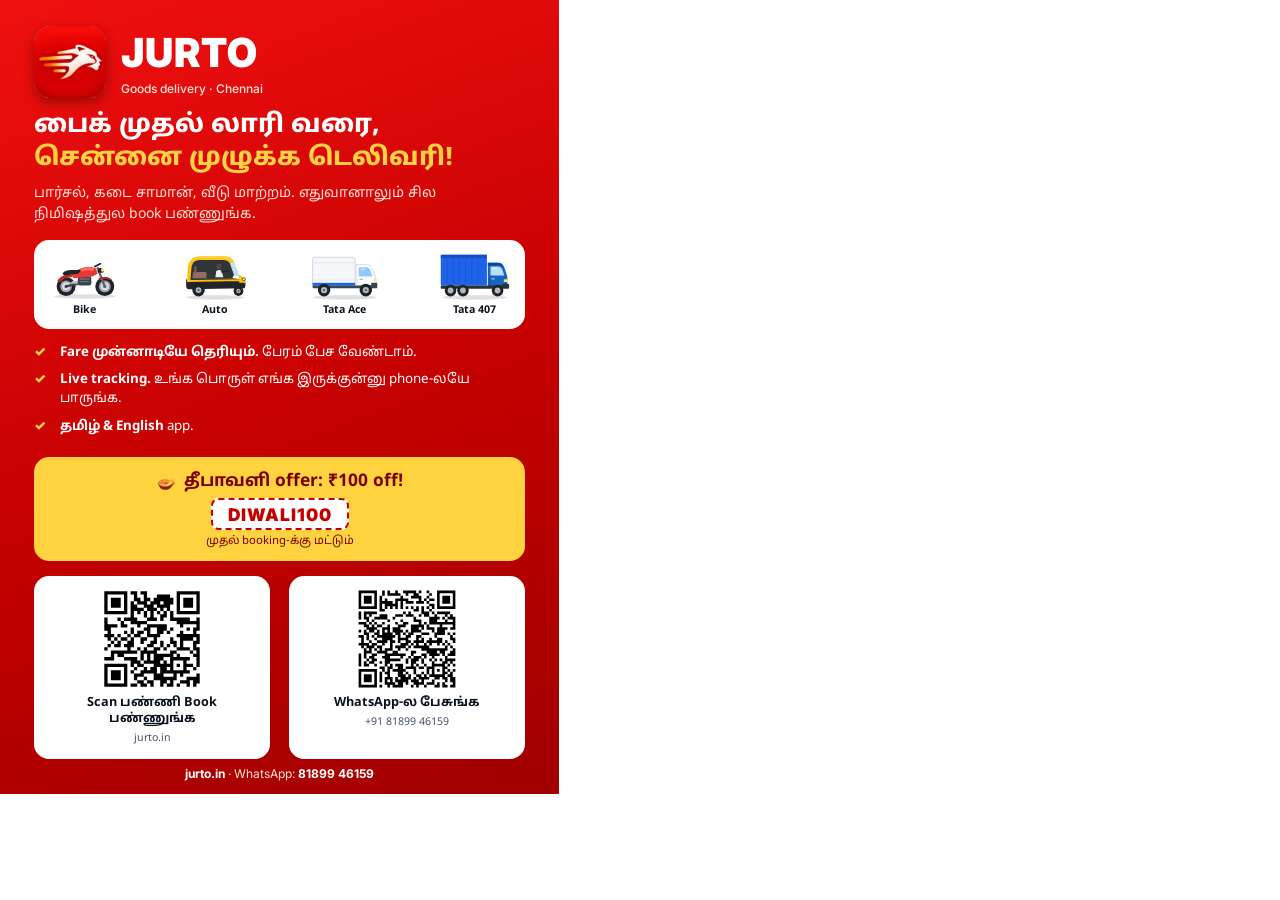
<file: marketing/flyer.html>
<!doctype html>
<html lang="ta">
<head>
<meta charset="utf-8">
<title>JURTO Flyer</title>
<link href="https://fonts.googleapis.com/css2?family=Noto+Sans+Tamil:wght@400;600;700;800&family=Inter:wght@500;700;900&display=swap" rel="stylesheet">
<style>
  @page { size: A5; margin: 0; }
  * { box-sizing: border-box; margin: 0; padding: 0; }
  body { font-family: 'Noto Sans Tamil', 'Inter', sans-serif; background: #fff; }
  .page { width: 148mm; height: 210mm; background: linear-gradient(160deg,#F01010 0%,#C40000 55%,#A00000 100%); color: #fff; padding: 7mm 9mm 6mm; display: flex; flex-direction: column; overflow: hidden; position: relative; }
  .brand { display: flex; align-items: center; gap: 4mm; font-family: 'Inter', sans-serif; font-weight: 900; font-size: 30pt; letter-spacing: 1px; color: #fff; }
  .brand img { width: 19mm; height: 19mm; border-radius: 4.5mm; box-shadow: 0 1mm 3mm rgba(0,0,0,.35); }
  .brand small { display: block; font-size: 9pt; font-weight: 500; color: #FFE3D6; letter-spacing: 0; margin-top: 1mm; }
  h1 { font-size: 19pt; line-height: 1.3; font-weight: 800; margin-top: 3mm; }
  h1 span { color: #FFD23F; }
  .sub { font-size: 10.5pt; color: #FFE3D6; margin-top: 2mm; line-height: 1.5; }
  .vehicles { display: flex; justify-content: space-between; margin-top: 4mm; background: #fff; border-radius: 4mm; padding: 3mm 4mm; }
  .v { text-align: center; color: #0B1220; font-size: 8pt; font-weight: 700; }
  .v img { height: 13mm; display: block; margin: 0 auto 1mm; }
  ul { list-style: none; margin-top: 4mm; font-size: 10pt; line-height: 1.4; }
  li { padding-left: 7mm; position: relative; margin-bottom: 2.4mm; }
  li::before { content: "✓"; position: absolute; left: 0; color: #FFD23F; font-weight: 900; }
  .offer { margin-top: 3mm; background: #FFD23F; color: #7A0000; border-radius: 4mm; padding: 3.5mm 4mm; text-align: center; }
  .offer b { font-size: 13pt; display: block; }
  .offer .code { display: inline-block; margin-top: 1.5mm; background: #fff; color: #0B1220; font-family: 'Inter', sans-serif; font-weight: 900; font-size: 13pt; padding: 1mm 4mm; border-radius: 2mm; border: 0.6mm dashed #C40000; color: #C40000; letter-spacing: 1px; }
  .qrs { display: flex; gap: 5mm; margin-top: auto; }
  .qr { flex: 1; background: #fff; color: #0B1220; border-radius: 4mm; padding: 3mm; text-align: center; }
  .qr img { width: 27mm; height: 27mm; display: block; margin: 0 auto 1.5mm; }
  .qr b { font-size: 9.5pt; display: block; }
  .qr span { font-size: 8pt; color: #44506a; }
  .foot { text-align: center; font-family: 'Inter', sans-serif; font-size: 9pt; color: #FFE3D6; margin-top: 2mm; }
  .foot b { color: #fff; }
</style>
</head>
<body>
<div class="page">
  <div class="brand"><img src="jurto-logo.jpg" alt="JURTO logo"><div>JURTO<small>Goods delivery · Chennai</small></div></div>

  <h1>பைக் முதல் லாரி வரை,<br><span>சென்னை முழுக்க டெலிவரி!</span></h1>
  <p class="sub">பார்சல், கடை சாமான், வீடு மாற்றம். எதுவானாலும் சில நிமிஷத்துல book பண்ணுங்க.</p>

  <div class="vehicles">
    <div class="v"><img src="bike.svg" alt="">Bike</div>
    <div class="v"><img src="auto.svg" alt="">Auto</div>
    <div class="v"><img src="ace.svg" alt="">Tata Ace</div>
    <div class="v"><img src="truck.svg" alt="">Tata 407</div>
  </div>

  <ul>
    <li><b>Fare முன்னாடியே தெரியும்.</b> பேரம் பேச வேண்டாம்.</li>
    <li><b>Live tracking.</b> உங்க பொருள் எங்க இருக்குன்னு phone-லயே பாருங்க.</li>
    <li><b>தமிழ் &amp; English</b> app.</li>
  </ul>

  <div class="offer">
    <b>🪔 தீபாவளி offer: ₹100 off!</b>
    <span class="code">DIWALI100</span><div style="font-size:8.5pt;margin-top:1mm">முதல் booking-க்கு மட்டும்</div>
  </div>

  <div class="qrs" style="margin-top:4mm">
    <div class="qr"><img src="qr-book.svg" alt="QR jurto.in"><b>Scan பண்ணி Book பண்ணுங்க</b><span>jurto.in</span></div>
    <div class="qr"><img src="qr-whatsapp.svg" alt="QR WhatsApp"><b>WhatsApp-ல பேசுங்க</b><span>+91 81899 46159</span></div>
  </div>

  <div class="foot"><b>jurto.in</b> · WhatsApp: <b>81899 46159</b></div>
</div>
</body>
</html>
</file>
